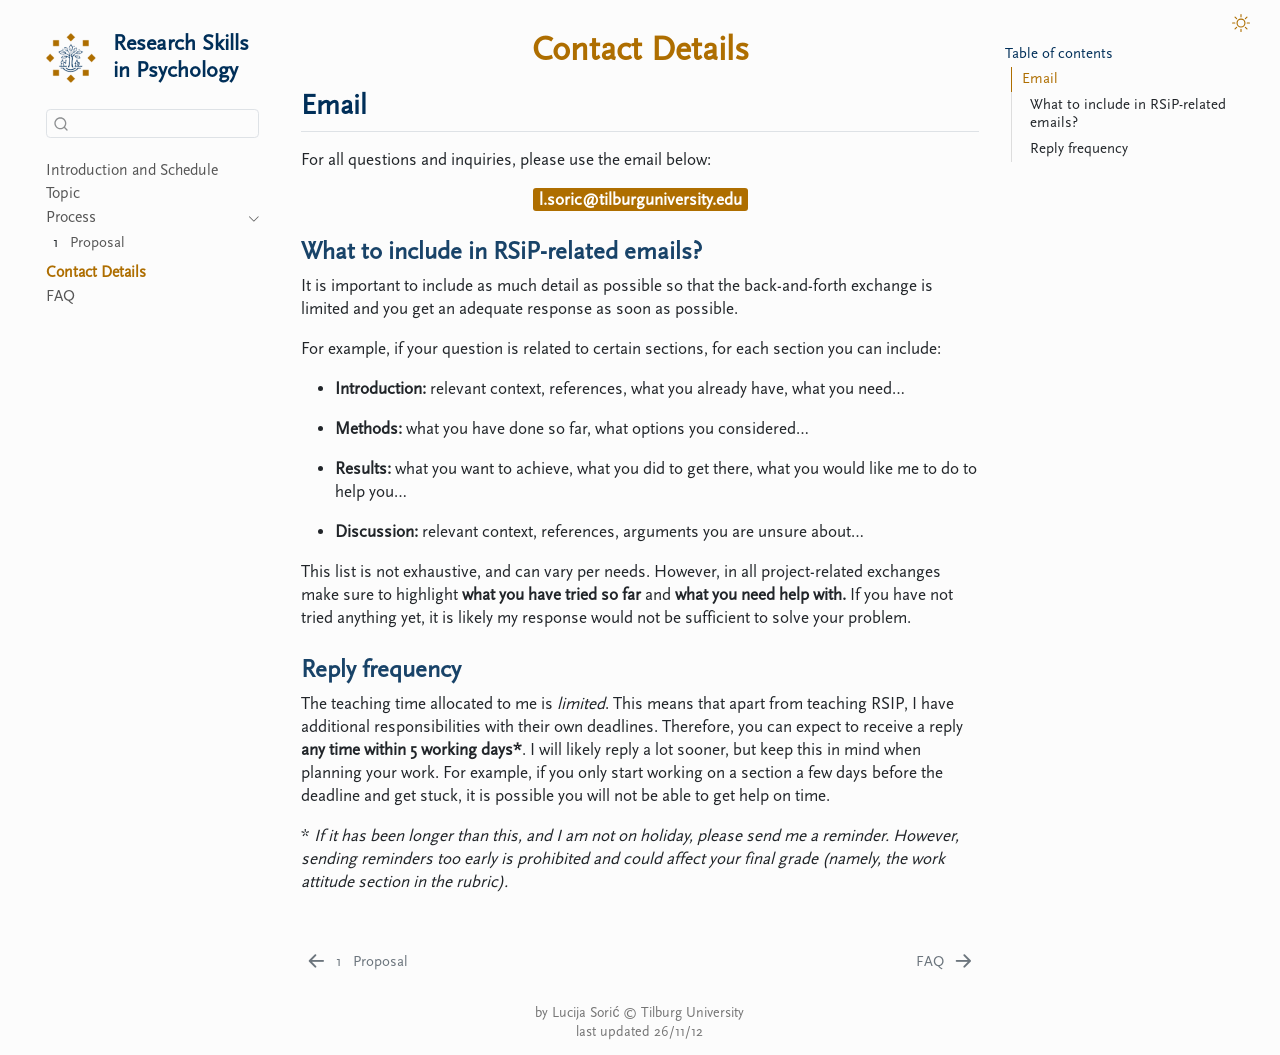
<file: docs/contact.html>
<!DOCTYPE html>
<html xmlns="http://www.w3.org/1999/xhtml" lang="en" xml:lang="en"><head>

<meta charset="utf-8">
<meta name="generator" content="quarto-1.10.18">

<meta name="viewport" content="width=device-width, initial-scale=1.0, user-scalable=yes">


<title>Contact Details – Research Skills in Psychology: A Handbook</title>
<style>
/* Default styles provided by pandoc.
** See https://pandoc.org/MANUAL.html#variables-for-html for config info.
*/
span.smallcaps{font-variant: small-caps;}
div.columns{display: flex; gap: 1.5em;}
div.column{flex: auto;}
@media screen {
div.columns{gap: min(4vw, 1.5em);}
div.column{overflow-x: auto;}
}
div.hanging-indent{margin-left: 1.5em; text-indent: -1.5em;}
ul.task-list{list-style: none;}
ul.task-list li input[type="checkbox"] {
  width: 0.8em;
  margin: 0 0.8em 0.2em -1em; /* quarto-specific, see https://github.com/quarto-dev/quarto-cli/issues/4556 */ 
  vertical-align: middle;
}
</style>


<script src="site_libs/quarto-nav/quarto-nav.js"></script>
<script src="site_libs/quarto-nav/headroom.min.js"></script>
<script src="site_libs/clipboard/clipboard.min.js"></script>
<script src="site_libs/quarto-search/autocomplete.umd.js"></script>
<script src="site_libs/quarto-search/fuse.min.js"></script>
<script src="site_libs/quarto-search/quarto-search.js"></script>
<meta name="quarto:offset" content="./">
<link href="./faq.html" rel="next">
<link href="./proposal.html" rel="prev">
<script src="site_libs/quarto-html/quarto.js" type="module"></script>
<script src="site_libs/quarto-html/tabsets/tabsets.js" type="module"></script>
<script src="site_libs/quarto-html/popper.min.js"></script>
<script src="site_libs/quarto-html/tippy.umd.min.js"></script>
<script src="site_libs/quarto-html/anchor.min.js"></script>
<link href="site_libs/quarto-html/tippy.css" rel="stylesheet">
<link href="site_libs/quarto-html/quarto-syntax-highlighting-64a204ab8560d761af7679ceaba22944.css" rel="stylesheet" class="quarto-color-scheme" id="quarto-text-highlighting-styles">
<link href="site_libs/quarto-html/quarto-syntax-highlighting-dark-b85bc7c33db8c58e0ec93c3465666fed.css" rel="stylesheet" class="quarto-color-scheme quarto-color-alternate" id="quarto-text-highlighting-styles">
<link href="site_libs/quarto-html/quarto-syntax-highlighting-64a204ab8560d761af7679ceaba22944.css" rel="stylesheet" class="quarto-color-scheme-extra" id="quarto-text-highlighting-styles">
<script src="site_libs/bootstrap/bootstrap.min.js"></script>
<link href="site_libs/bootstrap/bootstrap-icons.css" rel="stylesheet">
<link href="site_libs/bootstrap/bootstrap-2df2517c6baeb867221250957de1c799.min.css" rel="stylesheet" append-hash="true" class="quarto-color-scheme" id="quarto-bootstrap" data-mode="light">
<link href="site_libs/bootstrap/bootstrap-dark-de7e3f9a418ff6c4154e866b909a781c.min.css" rel="stylesheet" append-hash="true" class="quarto-color-scheme quarto-color-alternate" id="quarto-bootstrap" data-mode="dark">
<link href="site_libs/bootstrap/bootstrap-2df2517c6baeb867221250957de1c799.min.css" rel="stylesheet" append-hash="true" class="quarto-color-scheme-extra" id="quarto-bootstrap" data-mode="light">
<script id="quarto-search-options" type="application/json">{
  "location": "sidebar",
  "copy-button": false,
  "collapse-after": 3,
  "panel-placement": "start",
  "type": "textbox",
  "limit": 50,
  "keyboard-shortcut": [
    "f",
    "/",
    "s"
  ],
  "show-item-context": false,
  "language": {
    "search-no-results-text": "No results",
    "search-matching-documents-text": "matching documents",
    "search-copy-link-title": "Copy link to search",
    "search-hide-matches-text": "Hide additional matches",
    "search-more-match-text": "more match in this document",
    "search-more-matches-text": "more matches in this document",
    "search-clear-button-title": "Clear",
    "search-text-placeholder": "",
    "search-detached-cancel-button-title": "Cancel",
    "search-submit-button-title": "Submit",
    "search-label": "Search"
  }
}</script>


<link rel="stylesheet" href="timeline/timeline.css">
</head>

<body class="nav-sidebar floating quarto-light"><script id="quarto-html-before-body" type="application/javascript">
    const toggleBodyColorMode = (bsSheetEl) => {
      const mode = bsSheetEl.getAttribute("data-mode");
      const bodyEl = window.document.querySelector("body");
      if (mode === "dark") {
        bodyEl.classList.add("quarto-dark");
        bodyEl.classList.remove("quarto-light");
      } else {
        bodyEl.classList.add("quarto-light");
        bodyEl.classList.remove("quarto-dark");
      }
    }
    const toggleBodyColorPrimary = () => {
      const bsSheetEl = window.document.querySelector("link#quarto-bootstrap:not([rel=disabled-stylesheet])");
      if (bsSheetEl) {
        toggleBodyColorMode(bsSheetEl);
      }
    }
    const setColorSchemeToggle = (alternate) => {
      const toggles = window.document.querySelectorAll('.quarto-color-scheme-toggle');
      for (let i=0; i < toggles.length; i++) {
        const toggle = toggles[i];
        if (toggle) {
          if (alternate) {
            toggle.classList.add("alternate");
          } else {
            toggle.classList.remove("alternate");
          }
        }
      }
    };
    const toggleColorMode = (alternate) => {
      // Switch the stylesheets
      const primaryStylesheets = window.document.querySelectorAll('link.quarto-color-scheme:not(.quarto-color-alternate)');
      const alternateStylesheets = window.document.querySelectorAll('link.quarto-color-scheme.quarto-color-alternate');
      manageTransitions('#quarto-margin-sidebar .nav-link', false);
      if (alternate) {
        // note: dark is layered on light, we don't disable primary!
        enableStylesheet(alternateStylesheets);
        for (const sheetNode of alternateStylesheets) {
          if (sheetNode.id === "quarto-bootstrap") {
            toggleBodyColorMode(sheetNode);
          }
        }
      } else {
        disableStylesheet(alternateStylesheets);
        enableStylesheet(primaryStylesheets)
        toggleBodyColorPrimary();
      }
      manageTransitions('#quarto-margin-sidebar .nav-link', true);
      // Switch the toggles
      setColorSchemeToggle(alternate)
      // Hack to workaround the fact that safari doesn't
      // properly recolor the scrollbar when toggling (#1455)
      if (navigator.userAgent.indexOf('Safari') > 0 && navigator.userAgent.indexOf('Chrome') == -1) {
        manageTransitions("body", false);
        window.scrollTo(0, 1);
        setTimeout(() => {
          window.scrollTo(0, 0);
          manageTransitions("body", true);
        }, 40);
      }
    }
    const disableStylesheet = (stylesheets) => {
      for (let i=0; i < stylesheets.length; i++) {
        const stylesheet = stylesheets[i];
        stylesheet.rel = 'disabled-stylesheet';
      }
    }
    const enableStylesheet = (stylesheets) => {
      for (let i=0; i < stylesheets.length; i++) {
        const stylesheet = stylesheets[i];
        if(stylesheet.rel !== 'stylesheet') { // for Chrome, which will still FOUC without this check
          stylesheet.rel = 'stylesheet';
        }
      }
    }
    const manageTransitions = (selector, allowTransitions) => {
      const els = window.document.querySelectorAll(selector);
      for (let i=0; i < els.length; i++) {
        const el = els[i];
        if (allowTransitions) {
          el.classList.remove('notransition');
        } else {
          el.classList.add('notransition');
        }
      }
    }
    const isFileUrl = () => {
      return window.location.protocol === 'file:';
    }
    const hasAlternateSentinel = () => {
      let styleSentinel = getColorSchemeSentinel();
      if (styleSentinel !== null) {
        return styleSentinel === "alternate";
      } else {
        return false;
      }
    }
    const setStyleSentinel = (alternate) => {
      const value = alternate ? "alternate" : "default";
      if (!isFileUrl()) {
        window.localStorage.setItem("quarto-color-scheme", value);
      } else {
        localAlternateSentinel = value;
      }
    }
    const getColorSchemeSentinel = () => {
      if (!isFileUrl()) {
        const storageValue = window.localStorage.getItem("quarto-color-scheme");
        return storageValue != null ? storageValue : localAlternateSentinel;
      } else {
        return localAlternateSentinel;
      }
    }
    const toggleGiscusIfUsed = (isAlternate, darkModeDefault) => {
      const baseTheme = document.querySelector('#giscus-base-theme')?.value ?? 'light';
      const alternateTheme = document.querySelector('#giscus-alt-theme')?.value ?? 'dark';
      let newTheme = '';
      if(authorPrefersDark) {
        newTheme = isAlternate ? baseTheme : alternateTheme;
      } else {
        newTheme = isAlternate ? alternateTheme : baseTheme;
      }
      const changeGiscusTheme = () => {
        // From: https://github.com/giscus/giscus/issues/336
        const sendMessage = (message) => {
          const iframe = document.querySelector('iframe.giscus-frame');
          if (!iframe) return;
          iframe.contentWindow.postMessage({ giscus: message }, 'https://giscus.app');
        }
        sendMessage({
          setConfig: {
            theme: newTheme
          }
        });
      }
      const isGiscussLoaded = window.document.querySelector('iframe.giscus-frame') !== null;
      if (isGiscussLoaded) {
        changeGiscusTheme();
      }
    };
    const authorPrefersDark = false;
    const darkModeDefault = authorPrefersDark;
      document.querySelector('link#quarto-text-highlighting-styles.quarto-color-scheme-extra').rel = 'disabled-stylesheet';
      document.querySelector('link#quarto-bootstrap.quarto-color-scheme-extra').rel = 'disabled-stylesheet';
    let localAlternateSentinel = darkModeDefault ? 'alternate' : 'default';
    // Dark / light mode switch
    window.quartoToggleColorScheme = () => {
      // Read the current dark / light value
      let toAlternate = !hasAlternateSentinel();
      toggleColorMode(toAlternate);
      setStyleSentinel(toAlternate);
      toggleGiscusIfUsed(toAlternate, darkModeDefault);
      window.dispatchEvent(new Event('resize'));
    };
    // Switch to dark mode if need be
    if (hasAlternateSentinel()) {
      toggleColorMode(true);
    } else {
      toggleColorMode(false);
    }
  </script>

<div id="quarto-search-results"></div>
  <header id="quarto-header" class="headroom fixed-top">
  <nav class="quarto-secondary-nav">
    <div class="container-fluid d-flex">
      <button type="button" class="quarto-btn-toggle btn" data-bs-toggle="collapse" role="button" data-bs-target=".quarto-sidebar-collapse-item" aria-controls="quarto-sidebar" aria-expanded="false" aria-label="Toggle sidebar navigation" onclick="if (window.quartoToggleHeadroom) { window.quartoToggleHeadroom(); }">
        <i class="bi bi-layout-text-sidebar-reverse"></i>
      </button>
        <nav class="quarto-page-breadcrumbs" aria-label="breadcrumb"><ol class="breadcrumb"><li class="breadcrumb-item"><a href="./contact.html">Contact Details</a></li></ol></nav>
        <a class="flex-grow-1" role="navigation" data-bs-toggle="collapse" data-bs-target=".quarto-sidebar-collapse-item" aria-controls="quarto-sidebar" aria-expanded="false" aria-label="Toggle sidebar navigation" onclick="if (window.quartoToggleHeadroom) { window.quartoToggleHeadroom(); }">      
        </a>
      <button type="button" class="btn quarto-search-button" aria-label="Search" onclick="window.quartoOpenSearch();">
        <i class="bi bi-search"></i>
      </button>
    </div>
  </nav>
</header>
<!-- content -->
<div id="quarto-content" class="quarto-container page-columns page-rows-contents page-layout-article">
<!-- sidebar -->
  <nav id="quarto-sidebar" class="sidebar collapse collapse-horizontal quarto-sidebar-collapse-item sidebar-navigation floating overflow-auto">
    <div class="pt-lg-2 mt-2 text-left sidebar-header sidebar-header-stacked">
      <a href="./index.html" class="sidebar-logo-link">
      <img src="./uvt.png" alt="" class="sidebar-logo light-content py-0 d-lg-inline d-none">
      <img src="./uvt.png" alt="" class="sidebar-logo dark-content py-0 d-lg-inline d-none">
      </a>
    <div class="sidebar-title mb-0 py-0">
      <a href="./">Research Skills in Psychology</a> 
        <div class="sidebar-tools-main">
  <a href="" class="quarto-color-scheme-toggle quarto-navigation-tool  px-1" onclick="window.quartoToggleColorScheme(); return false;" title="Toggle dark mode"><i class="bi"></i></a>
</div>
    </div>
      </div>
        <div class="mt-2 flex-shrink-0 align-items-center">
        <div class="sidebar-search">
        <div id="quarto-search" class="" title="Search"></div>
        </div>
        </div>
    <div class="sidebar-menu-container"> 
    <ul class="list-unstyled mt-1">
        <li class="sidebar-item">
  <div class="sidebar-item-container"> 
  <a href="./index.html" class="sidebar-item-text sidebar-link">
 <span class="menu-text">Introduction and Schedule</span></a>
  </div>
</li>
        <li class="sidebar-item">
  <div class="sidebar-item-container"> 
  <a href="./topic.html" class="sidebar-item-text sidebar-link">
 <span class="menu-text">Topic</span></a>
  </div>
</li>
        <li class="sidebar-item sidebar-item-section">
      <div class="sidebar-item-container"> 
            <a class="sidebar-item-text sidebar-link text-start" data-bs-toggle="collapse" data-bs-target="#quarto-sidebar-section-1" role="navigation" aria-expanded="true">
 <span class="menu-text">Process</span></a>
          <a class="sidebar-item-toggle text-start" data-bs-toggle="collapse" data-bs-target="#quarto-sidebar-section-1" role="navigation" aria-expanded="true" aria-label="Toggle section">
            <i class="bi bi-chevron-right ms-2"></i>
          </a> 
      </div>
      <ul id="quarto-sidebar-section-1" class="collapse list-unstyled sidebar-section depth1 show">  
          <li class="sidebar-item">
  <div class="sidebar-item-container"> 
  <a href="./proposal.html" class="sidebar-item-text sidebar-link">
 <span class="menu-text"><span class="chapter-number">1</span>&nbsp; <span class="chapter-title">Proposal</span></span></a>
  </div>
</li>
      </ul>
  </li>
        <li class="sidebar-item">
  <div class="sidebar-item-container"> 
  <a href="./contact.html" class="sidebar-item-text sidebar-link active">
 <span class="menu-text">Contact Details</span></a>
  </div>
</li>
        <li class="sidebar-item">
  <div class="sidebar-item-container"> 
  <a href="./faq.html" class="sidebar-item-text sidebar-link">
 <span class="menu-text">FAQ</span></a>
  </div>
</li>
    </ul>
    </div>
</nav>
<div id="quarto-sidebar-glass" class="quarto-sidebar-collapse-item" data-bs-toggle="collapse" data-bs-target=".quarto-sidebar-collapse-item"></div>
<!-- margin-sidebar -->
    <div id="quarto-margin-sidebar" class="sidebar margin-sidebar">
        <nav id="TOC" role="doc-toc" class="toc-active">
    <h2 id="toc-title">Table of contents</h2>
   
  <ul>
  <li><a href="#email" id="toc-email" class="nav-link active" data-scroll-target="#email">Email</a>
  <ul class="collapse">
  <li><a href="#what-to-include-in-rsip-related-emails" id="toc-what-to-include-in-rsip-related-emails" class="nav-link" data-scroll-target="#what-to-include-in-rsip-related-emails">What to include in RSiP-related emails?</a></li>
  <li><a href="#reply-frequency" id="toc-reply-frequency" class="nav-link" data-scroll-target="#reply-frequency">Reply frequency</a></li>
  </ul></li>
  </ul>
</nav>
    </div>
<!-- main -->
<main class="content" id="quarto-document-content">


<header id="title-block-header" class="quarto-title-block default">
<div class="quarto-title">
<h1 class="title">Contact Details</h1>
</div>



<div class="quarto-title-meta">

    
  
    
  </div>
  


</header>


<section id="email" class="level2">
<h2 class="anchored" data-anchor-id="email">Email</h2>
<p>For all questions and inquiries, please use the email below:</p>
<div style="text-align: center;">
<p><span style="background-color: #ae6e00; color: white; padding: 2px 6px; border-radius: 3px;"><strong>l.soric@tilburguniversity.edu</strong></span></p>
</div>
<section id="what-to-include-in-rsip-related-emails" class="level3">
<h3 class="anchored" data-anchor-id="what-to-include-in-rsip-related-emails">What to include in RSiP-related emails?</h3>
<p>It is important to include as much detail as possible so that the back-and-forth exchange is limited and you get an adequate response as soon as possible.</p>
<p>For example, if your question is related to certain sections, for each section you can include:</p>
<ul>
<li><p><strong>Introduction:</strong> relevant context, references, what you already have, what you need…</p></li>
<li><p><strong>Methods:</strong> what you have done so far, what options you considered…</p></li>
<li><p><strong>Results:</strong> what you want to achieve, what you did to get there, what you would like me to do to help you…</p></li>
<li><p><strong>Discussion:</strong> relevant context, references, arguments you are unsure about…</p></li>
</ul>
<p>This list is not exhaustive, and can vary per needs. However, in all project-related exchanges make sure to highlight <strong>what you have tried so far</strong> and <strong>what you need help with.</strong> If you have not tried anything yet, it is likely my response would not be sufficient to solve your problem.</p>
</section>
<section id="reply-frequency" class="level3">
<h3 class="anchored" data-anchor-id="reply-frequency">Reply frequency</h3>
<p>The teaching time allocated to me is <em>limited</em>. This means that apart from teaching RSIP, I have additional responsibilities with their own deadlines. Therefore, you can expect to receive a reply <strong>any time within 5 working days*</strong>. I will likely reply a lot sooner, but keep this in mind when planning your work. For example, if you only start working on a section a few days before the deadline and get stuck, it is possible you will not be able to get help on time.</p>
<p>* <em>If it has been longer than this, and I am not on holiday, please send me a reminder. However, sending reminders too early is prohibited and could affect your final grade (namely, the work attitude section in the rubric).</em></p>


</section>
</section>

</main> <!-- /main -->
<script>

document.addEventListener("DOMContentLoaded", function () {

  const toggle = document.querySelector(".quarto-color-scheme-toggle");

  const toc = document.querySelector("#toc-title") || document.querySelector("nav#TOC");

  if (toggle && toc) {

    toc.parentNode.insertBefore(toggle, toc);

  }

});

</script>
<script id="quarto-html-after-body" type="application/javascript">
  window.document.addEventListener("DOMContentLoaded", function (event) {
    // Ensure there is a toggle, if there isn't float one in the top right
    if (window.document.querySelector('.quarto-color-scheme-toggle') === null) {
      const a = window.document.createElement('a');
      a.classList.add('top-right');
      a.classList.add('quarto-color-scheme-toggle');
      a.href = "";
      a.onclick = function() { try { window.quartoToggleColorScheme(); } catch {} return false; };
      const i = window.document.createElement("i");
      i.classList.add('bi');
      a.appendChild(i);
      window.document.body.appendChild(a);
    }
    setColorSchemeToggle(hasAlternateSentinel())
    const icon = "";
    const anchorJS = new window.AnchorJS();
    anchorJS.options = {
      placement: 'right',
      icon: icon
    };
    anchorJS.add('.anchored');
    const isCodeAnnotation = (el) => {
      for (const clz of el.classList) {
        if (clz.startsWith('code-annotation-')) {                     
          return true;
        }
      }
      return false;
    }
    const onCopySuccess = function(e) {
      // button target
      const button = e.trigger;
      // don't keep focus
      button.blur();
      // flash "checked"
      button.classList.add('code-copy-button-checked');
      var currentTitle = button.getAttribute("title");
      button.setAttribute("title", "Copied!");
      let tooltip;
      if (window.bootstrap) {
        button.setAttribute("data-bs-toggle", "tooltip");
        button.setAttribute("data-bs-placement", "left");
        button.setAttribute("data-bs-title", "Copied!");
        tooltip = new bootstrap.Tooltip(button, 
          { trigger: "manual", 
            customClass: "code-copy-button-tooltip",
            offset: [0, -8]});
        tooltip.show();    
      }
      setTimeout(function() {
        if (tooltip) {
          tooltip.hide();
          button.removeAttribute("data-bs-title");
          button.removeAttribute("data-bs-toggle");
          button.removeAttribute("data-bs-placement");
        }
        button.setAttribute("title", currentTitle);
        button.classList.remove('code-copy-button-checked');
      }, 1000);
      // clear code selection
      e.clearSelection();
    }
    const getTextToCopy = function(trigger) {
      const outerScaffold = trigger.parentElement.cloneNode(true);
      const codeEl = outerScaffold.querySelector('code');
      for (const childEl of codeEl.children) {
        if (isCodeAnnotation(childEl)) {
          childEl.remove();
        }
      }
      return codeEl.innerText;
    }
    const clipboard = new window.ClipboardJS('.code-copy-button:not([data-in-quarto-modal])', {
      text: getTextToCopy
    });
    clipboard.on('success', onCopySuccess);
    if (window.document.getElementById('quarto-embedded-source-code-modal')) {
      const clipboardModal = new window.ClipboardJS('.code-copy-button[data-in-quarto-modal]', {
        text: getTextToCopy,
        container: window.document.getElementById('quarto-embedded-source-code-modal')
      });
      clipboardModal.on('success', onCopySuccess);
    }
      var localhostRegex = new RegExp(/^(?:http|https):\/\/localhost\:?[0-9]*\//);
      var mailtoRegex = new RegExp(/^mailto:/);
        var filterRegex = new RegExp('/' + window.location.host + '/');
      var isInternal = (href) => {
          return filterRegex.test(href) || localhostRegex.test(href) || mailtoRegex.test(href);
      }
      // Inspect non-navigation links and adorn them if external
     var links = window.document.querySelectorAll('a[href]:not(.nav-link):not(.navbar-brand):not(.toc-action):not(.sidebar-link):not(.sidebar-item-toggle):not(.pagination-link):not(.no-external):not([aria-hidden]):not(.dropdown-item):not(.quarto-navigation-tool):not(.about-link)');
      for (var i=0; i<links.length; i++) {
        const link = links[i];
        if (!isInternal(link.href)) {
          // undo the damage that might have been done by quarto-nav.js in the case of
          // links that we want to consider external
          if (link.dataset.originalHref !== undefined) {
            link.href = link.dataset.originalHref;
          }
        }
      }
    function tippyHover(el, contentFn, onTriggerFn, onUntriggerFn) {
      const config = {
        allowHTML: true,
        maxWidth: 500,
        delay: 100,
        arrow: false,
        appendTo: function(el) {
            return el.parentElement;
        },
        interactive: true,
        interactiveBorder: 10,
        theme: 'quarto',
        placement: 'bottom-start',
      };
      if (contentFn) {
        config.content = contentFn;
      }
      if (onTriggerFn) {
        config.onTrigger = onTriggerFn;
      }
      if (onUntriggerFn) {
        config.onUntrigger = onUntriggerFn;
      }
      window.tippy(el, config); 
    }
    const noterefs = window.document.querySelectorAll('a[role="doc-noteref"]');
    for (var i=0; i<noterefs.length; i++) {
      const ref = noterefs[i];
      tippyHover(ref, function() {
        // use id or data attribute instead here
        let href = ref.getAttribute('data-footnote-href') || ref.getAttribute('href');
        try { href = new URL(href).hash; } catch {}
        const id = href.replace(/^#\/?/, "");
        const note = window.document.getElementById(id);
        if (note) {
          return note.innerHTML;
        } else {
          return "";
        }
      });
    }
    const xrefs = window.document.querySelectorAll('a.quarto-xref');
    const processXRef = (id, note) => {
      // Strip column container classes
      const stripColumnClz = (el) => {
        el.classList.remove("page-full", "page-columns");
        if (el.children) {
          for (const child of el.children) {
            stripColumnClz(child);
          }
        }
      }
      stripColumnClz(note)
      if (id === null || id.startsWith('sec-')) {
        // Special case sections, only their first couple elements
        const container = document.createElement("div");
        if (note.children && note.children.length > 2) {
          container.appendChild(note.children[0].cloneNode(true));
          for (let i = 1; i < note.children.length; i++) {
            const child = note.children[i];
            if (child.tagName === "P" && child.innerText === "") {
              continue;
            } else {
              container.appendChild(child.cloneNode(true));
              break;
            }
          }
          if (window.Quarto?.typesetMath) {
            window.Quarto.typesetMath(container);
          }
          return container.innerHTML
        } else {
          if (window.Quarto?.typesetMath) {
            window.Quarto.typesetMath(note);
          }
          return note.innerHTML;
        }
      } else {
        // Remove any anchor links if they are present
        const anchorLink = note.querySelector('a.anchorjs-link');
        if (anchorLink) {
          anchorLink.remove();
        }
        if (window.Quarto?.typesetMath) {
          window.Quarto.typesetMath(note);
        }
        if (note.classList.contains("callout")) {
          return note.outerHTML;
        } else {
          return note.innerHTML;
        }
      }
    }
    for (var i=0; i<xrefs.length; i++) {
      const xref = xrefs[i];
      tippyHover(xref, undefined, function(instance) {
        instance.disable();
        let url = xref.getAttribute('href');
        let hash = undefined; 
        if (url.startsWith('#')) {
          hash = url;
        } else {
          try { hash = new URL(url).hash; } catch {}
        }
        if (hash) {
          const id = hash.replace(/^#\/?/, "");
          const note = window.document.getElementById(id);
          if (note !== null) {
            try {
              const html = processXRef(id, note.cloneNode(true));
              instance.setContent(html);
            } finally {
              instance.enable();
              instance.show();
            }
          } else {
            // See if we can fetch this
            fetch(url.split('#')[0])
            .then(res => res.text())
            .then(html => {
              const parser = new DOMParser();
              const htmlDoc = parser.parseFromString(html, "text/html");
              const note = htmlDoc.getElementById(id);
              if (note !== null) {
                const html = processXRef(id, note);
                instance.setContent(html);
              } 
            }).finally(() => {
              instance.enable();
              instance.show();
            });
          }
        } else {
          // See if we can fetch a full url (with no hash to target)
          // This is a special case and we should probably do some content thinning / targeting
          fetch(url)
          .then(res => res.text())
          .then(html => {
            const parser = new DOMParser();
            const htmlDoc = parser.parseFromString(html, "text/html");
            const note = htmlDoc.querySelector('main.content');
            if (note !== null) {
              // This should only happen for chapter cross references
              // (since there is no id in the URL)
              // remove the first header
              if (note.children.length > 0 && note.children[0].tagName === "HEADER") {
                note.children[0].remove();
              }
              const html = processXRef(null, note);
              instance.setContent(html);
            } 
          }).finally(() => {
            instance.enable();
            instance.show();
          });
        }
      }, function(instance) {
      });
    }
        let selectedAnnoteEl;
        const selectorForAnnotation = ( cell, annotation) => {
          let cellAttr = 'data-code-cell="' + cell + '"';
          let lineAttr = 'data-code-annotation="' +  annotation + '"';
          const selector = 'span[' + cellAttr + '][' + lineAttr + ']';
          return selector;
        }
        const selectCodeLines = (annoteEl) => {
          const doc = window.document;
          const targetCell = annoteEl.getAttribute("data-target-cell");
          const targetAnnotation = annoteEl.getAttribute("data-target-annotation");
          const annoteSpan = window.document.querySelector(selectorForAnnotation(targetCell, targetAnnotation));
          const lines = annoteSpan.getAttribute("data-code-lines").split(",");
          const lineIds = lines.map((line) => {
            return targetCell + "-" + line;
          })
          let top = null;
          let height = null;
          let parent = null;
          if (lineIds.length > 0) {
              //compute the position of the single el (top and bottom and make a div)
              const el = window.document.getElementById(lineIds[0]);
              top = el.offsetTop;
              height = el.offsetHeight;
              parent = el.parentElement.parentElement;
            if (lineIds.length > 1) {
              const lastEl = window.document.getElementById(lineIds[lineIds.length - 1]);
              const bottom = lastEl.offsetTop + lastEl.offsetHeight;
              height = bottom - top;
            }
            if (top !== null && height !== null && parent !== null) {
              // cook up a div (if necessary) and position it 
              let div = window.document.getElementById("code-annotation-line-highlight");
              if (div === null) {
                div = window.document.createElement("div");
                div.setAttribute("id", "code-annotation-line-highlight");
                div.style.position = 'absolute';
                parent.appendChild(div);
              }
              div.style.top = top - 2 + "px";
              div.style.height = height + 4 + "px";
              div.style.left = 0;
              let gutterDiv = window.document.getElementById("code-annotation-line-highlight-gutter");
              if (gutterDiv === null) {
                gutterDiv = window.document.createElement("div");
                gutterDiv.setAttribute("id", "code-annotation-line-highlight-gutter");
                gutterDiv.style.position = 'absolute';
                const codeCell = window.document.getElementById(targetCell);
                const gutter = codeCell.querySelector('.code-annotation-gutter');
                gutter.appendChild(gutterDiv);
              }
              gutterDiv.style.top = top - 2 + "px";
              gutterDiv.style.height = height + 4 + "px";
            }
            selectedAnnoteEl = annoteEl;
          }
        };
        const unselectCodeLines = () => {
          const elementsIds = ["code-annotation-line-highlight", "code-annotation-line-highlight-gutter"];
          elementsIds.forEach((elId) => {
            const div = window.document.getElementById(elId);
            if (div) {
              div.remove();
            }
          });
          selectedAnnoteEl = undefined;
        };
          // Handle positioning of the toggle
      window.addEventListener(
        "resize",
        throttle(() => {
          elRect = undefined;
          if (selectedAnnoteEl) {
            selectCodeLines(selectedAnnoteEl);
          }
        }, 10)
      );
      function throttle(fn, ms) {
      let throttle = false;
      let timer;
        return (...args) => {
          if(!throttle) { // first call gets through
              fn.apply(this, args);
              throttle = true;
          } else { // all the others get throttled
              if(timer) clearTimeout(timer); // cancel #2
              timer = setTimeout(() => {
                fn.apply(this, args);
                timer = throttle = false;
              }, ms);
          }
        };
      }
        // Attach click handler to the DT
        const annoteDls = window.document.querySelectorAll('dt[data-target-cell]');
        for (const annoteDlNode of annoteDls) {
          annoteDlNode.addEventListener('click', (event) => {
            const clickedEl = event.target;
            if (clickedEl !== selectedAnnoteEl) {
              unselectCodeLines();
              const activeEl = window.document.querySelector('dt[data-target-cell].code-annotation-active');
              if (activeEl) {
                activeEl.classList.remove('code-annotation-active');
              }
              selectCodeLines(clickedEl);
              clickedEl.classList.add('code-annotation-active');
            } else {
              // Unselect the line
              unselectCodeLines();
              clickedEl.classList.remove('code-annotation-active');
            }
          });
        }
    const findCites = (el) => {
      const parentEl = el.parentElement;
      if (parentEl) {
        const cites = parentEl.dataset.cites;
        if (cites) {
          return {
            el,
            cites: cites.split(' ')
          };
        } else {
          return findCites(el.parentElement)
        }
      } else {
        return undefined;
      }
    };
    var bibliorefs = window.document.querySelectorAll('a[role="doc-biblioref"]');
    for (var i=0; i<bibliorefs.length; i++) {
      const ref = bibliorefs[i];
      const citeInfo = findCites(ref);
      if (citeInfo) {
        tippyHover(citeInfo.el, function() {
          var popup = window.document.createElement('div');
          citeInfo.cites.forEach(function(cite) {
            var citeDiv = window.document.createElement('div');
            citeDiv.classList.add('hanging-indent');
            citeDiv.classList.add('csl-entry');
            var biblioDiv = window.document.getElementById('ref-' + cite);
            if (biblioDiv) {
              citeDiv.innerHTML = biblioDiv.innerHTML;
            }
            popup.appendChild(citeDiv);
          });
          return popup.innerHTML;
        });
      }
    }
  });
  </script>
<nav class="page-navigation">
  <div class="nav-page nav-page-previous">
      <a href="./proposal.html" class="pagination-link" aria-label="Proposal">
        <i class="bi bi-arrow-left-short"></i> <span class="nav-page-text"><span class="chapter-number">1</span>&nbsp; <span class="chapter-title">Proposal</span></span>
      </a>          
  </div>
  <div class="nav-page nav-page-next">
      <a href="./faq.html" class="pagination-link" aria-label="FAQ">
        <span class="nav-page-text">FAQ</span> <i class="bi bi-arrow-right-short"></i>
      </a>
  </div>
</nav>
</div> <!-- /content -->
<footer class="footer">
  <div class="nav-footer">
    <div class="nav-footer-left">
      &nbsp;
    </div>   
    <div class="nav-footer-center">
<p>by Lucija Sorić © Tilburg University<br>last updated 26/11/12</p>
</div>
    <div class="nav-footer-right">
      &nbsp;
    </div>
  </div>
</footer>




</body></html>
</file>
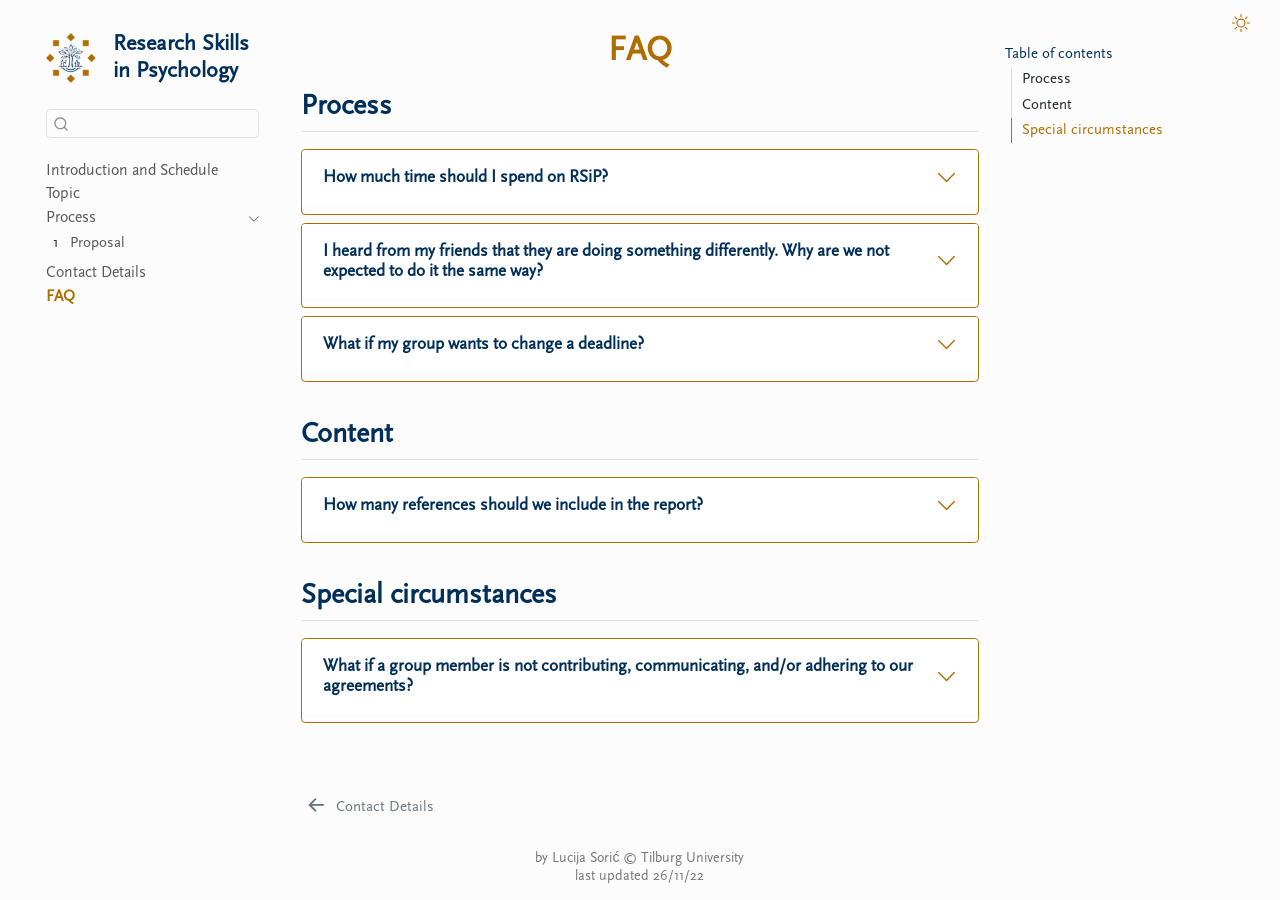
<file: docs/faq.html>
<!DOCTYPE html>
<html xmlns="http://www.w3.org/1999/xhtml" lang="en" xml:lang="en"><head>

<meta charset="utf-8">
<meta name="generator" content="quarto-1.10.18">

<meta name="viewport" content="width=device-width, initial-scale=1.0, user-scalable=yes">


<title>FAQ – Research Skills in Psychology: A Handbook</title>
<style>
/* Default styles provided by pandoc.
** See https://pandoc.org/MANUAL.html#variables-for-html for config info.
*/
span.smallcaps{font-variant: small-caps;}
div.columns{display: flex; gap: 1.5em;}
div.column{flex: auto;}
@media screen {
div.columns{gap: min(4vw, 1.5em);}
div.column{overflow-x: auto;}
}
div.hanging-indent{margin-left: 1.5em; text-indent: -1.5em;}
ul.task-list{list-style: none;}
ul.task-list li input[type="checkbox"] {
  width: 0.8em;
  margin: 0 0.8em 0.2em -1em; /* quarto-specific, see https://github.com/quarto-dev/quarto-cli/issues/4556 */ 
  vertical-align: middle;
}
</style>


<script src="site_libs/quarto-nav/quarto-nav.js"></script>
<script src="site_libs/quarto-nav/headroom.min.js"></script>
<script src="site_libs/clipboard/clipboard.min.js"></script>
<script src="site_libs/quarto-search/autocomplete.umd.js"></script>
<script src="site_libs/quarto-search/fuse.min.js"></script>
<script src="site_libs/quarto-search/quarto-search.js"></script>
<meta name="quarto:offset" content="./">
<link href="./contact.html" rel="prev">
<script src="site_libs/quarto-html/quarto.js" type="module"></script>
<script src="site_libs/quarto-html/tabsets/tabsets.js" type="module"></script>
<script src="site_libs/quarto-html/popper.min.js"></script>
<script src="site_libs/quarto-html/tippy.umd.min.js"></script>
<script src="site_libs/quarto-html/anchor.min.js"></script>
<link href="site_libs/quarto-html/tippy.css" rel="stylesheet">
<link href="site_libs/quarto-html/quarto-syntax-highlighting-64a204ab8560d761af7679ceaba22944.css" rel="stylesheet" class="quarto-color-scheme" id="quarto-text-highlighting-styles">
<link href="site_libs/quarto-html/quarto-syntax-highlighting-dark-b85bc7c33db8c58e0ec93c3465666fed.css" rel="stylesheet" class="quarto-color-scheme quarto-color-alternate" id="quarto-text-highlighting-styles">
<link href="site_libs/quarto-html/quarto-syntax-highlighting-64a204ab8560d761af7679ceaba22944.css" rel="stylesheet" class="quarto-color-scheme-extra" id="quarto-text-highlighting-styles">
<script src="site_libs/bootstrap/bootstrap.min.js"></script>
<link href="site_libs/bootstrap/bootstrap-icons.css" rel="stylesheet">
<link href="site_libs/bootstrap/bootstrap-2df2517c6baeb867221250957de1c799.min.css" rel="stylesheet" append-hash="true" class="quarto-color-scheme" id="quarto-bootstrap" data-mode="light">
<link href="site_libs/bootstrap/bootstrap-dark-de7e3f9a418ff6c4154e866b909a781c.min.css" rel="stylesheet" append-hash="true" class="quarto-color-scheme quarto-color-alternate" id="quarto-bootstrap" data-mode="dark">
<link href="site_libs/bootstrap/bootstrap-2df2517c6baeb867221250957de1c799.min.css" rel="stylesheet" append-hash="true" class="quarto-color-scheme-extra" id="quarto-bootstrap" data-mode="light">
<script id="quarto-search-options" type="application/json">{
  "location": "sidebar",
  "copy-button": false,
  "collapse-after": 3,
  "panel-placement": "start",
  "type": "textbox",
  "limit": 50,
  "keyboard-shortcut": [
    "f",
    "/",
    "s"
  ],
  "show-item-context": false,
  "language": {
    "search-no-results-text": "No results",
    "search-matching-documents-text": "matching documents",
    "search-copy-link-title": "Copy link to search",
    "search-hide-matches-text": "Hide additional matches",
    "search-more-match-text": "more match in this document",
    "search-more-matches-text": "more matches in this document",
    "search-clear-button-title": "Clear",
    "search-text-placeholder": "",
    "search-detached-cancel-button-title": "Cancel",
    "search-submit-button-title": "Submit",
    "search-label": "Search"
  }
}</script>


<link rel="stylesheet" href="timeline/timeline.css">
</head>

<body class="nav-sidebar floating quarto-light"><script id="quarto-html-before-body" type="application/javascript">
    const toggleBodyColorMode = (bsSheetEl) => {
      const mode = bsSheetEl.getAttribute("data-mode");
      const bodyEl = window.document.querySelector("body");
      if (mode === "dark") {
        bodyEl.classList.add("quarto-dark");
        bodyEl.classList.remove("quarto-light");
      } else {
        bodyEl.classList.add("quarto-light");
        bodyEl.classList.remove("quarto-dark");
      }
    }
    const toggleBodyColorPrimary = () => {
      const bsSheetEl = window.document.querySelector("link#quarto-bootstrap:not([rel=disabled-stylesheet])");
      if (bsSheetEl) {
        toggleBodyColorMode(bsSheetEl);
      }
    }
    const setColorSchemeToggle = (alternate) => {
      const toggles = window.document.querySelectorAll('.quarto-color-scheme-toggle');
      for (let i=0; i < toggles.length; i++) {
        const toggle = toggles[i];
        if (toggle) {
          if (alternate) {
            toggle.classList.add("alternate");
          } else {
            toggle.classList.remove("alternate");
          }
        }
      }
    };
    const toggleColorMode = (alternate) => {
      // Switch the stylesheets
      const primaryStylesheets = window.document.querySelectorAll('link.quarto-color-scheme:not(.quarto-color-alternate)');
      const alternateStylesheets = window.document.querySelectorAll('link.quarto-color-scheme.quarto-color-alternate');
      manageTransitions('#quarto-margin-sidebar .nav-link', false);
      if (alternate) {
        // note: dark is layered on light, we don't disable primary!
        enableStylesheet(alternateStylesheets);
        for (const sheetNode of alternateStylesheets) {
          if (sheetNode.id === "quarto-bootstrap") {
            toggleBodyColorMode(sheetNode);
          }
        }
      } else {
        disableStylesheet(alternateStylesheets);
        enableStylesheet(primaryStylesheets)
        toggleBodyColorPrimary();
      }
      manageTransitions('#quarto-margin-sidebar .nav-link', true);
      // Switch the toggles
      setColorSchemeToggle(alternate)
      // Hack to workaround the fact that safari doesn't
      // properly recolor the scrollbar when toggling (#1455)
      if (navigator.userAgent.indexOf('Safari') > 0 && navigator.userAgent.indexOf('Chrome') == -1) {
        manageTransitions("body", false);
        window.scrollTo(0, 1);
        setTimeout(() => {
          window.scrollTo(0, 0);
          manageTransitions("body", true);
        }, 40);
      }
    }
    const disableStylesheet = (stylesheets) => {
      for (let i=0; i < stylesheets.length; i++) {
        const stylesheet = stylesheets[i];
        stylesheet.rel = 'disabled-stylesheet';
      }
    }
    const enableStylesheet = (stylesheets) => {
      for (let i=0; i < stylesheets.length; i++) {
        const stylesheet = stylesheets[i];
        if(stylesheet.rel !== 'stylesheet') { // for Chrome, which will still FOUC without this check
          stylesheet.rel = 'stylesheet';
        }
      }
    }
    const manageTransitions = (selector, allowTransitions) => {
      const els = window.document.querySelectorAll(selector);
      for (let i=0; i < els.length; i++) {
        const el = els[i];
        if (allowTransitions) {
          el.classList.remove('notransition');
        } else {
          el.classList.add('notransition');
        }
      }
    }
    const isFileUrl = () => {
      return window.location.protocol === 'file:';
    }
    const hasAlternateSentinel = () => {
      let styleSentinel = getColorSchemeSentinel();
      if (styleSentinel !== null) {
        return styleSentinel === "alternate";
      } else {
        return false;
      }
    }
    const setStyleSentinel = (alternate) => {
      const value = alternate ? "alternate" : "default";
      if (!isFileUrl()) {
        window.localStorage.setItem("quarto-color-scheme", value);
      } else {
        localAlternateSentinel = value;
      }
    }
    const getColorSchemeSentinel = () => {
      if (!isFileUrl()) {
        const storageValue = window.localStorage.getItem("quarto-color-scheme");
        return storageValue != null ? storageValue : localAlternateSentinel;
      } else {
        return localAlternateSentinel;
      }
    }
    const toggleGiscusIfUsed = (isAlternate, darkModeDefault) => {
      const baseTheme = document.querySelector('#giscus-base-theme')?.value ?? 'light';
      const alternateTheme = document.querySelector('#giscus-alt-theme')?.value ?? 'dark';
      let newTheme = '';
      if(authorPrefersDark) {
        newTheme = isAlternate ? baseTheme : alternateTheme;
      } else {
        newTheme = isAlternate ? alternateTheme : baseTheme;
      }
      const changeGiscusTheme = () => {
        // From: https://github.com/giscus/giscus/issues/336
        const sendMessage = (message) => {
          const iframe = document.querySelector('iframe.giscus-frame');
          if (!iframe) return;
          iframe.contentWindow.postMessage({ giscus: message }, 'https://giscus.app');
        }
        sendMessage({
          setConfig: {
            theme: newTheme
          }
        });
      }
      const isGiscussLoaded = window.document.querySelector('iframe.giscus-frame') !== null;
      if (isGiscussLoaded) {
        changeGiscusTheme();
      }
    };
    const authorPrefersDark = false;
    const darkModeDefault = authorPrefersDark;
      document.querySelector('link#quarto-text-highlighting-styles.quarto-color-scheme-extra').rel = 'disabled-stylesheet';
      document.querySelector('link#quarto-bootstrap.quarto-color-scheme-extra').rel = 'disabled-stylesheet';
    let localAlternateSentinel = darkModeDefault ? 'alternate' : 'default';
    // Dark / light mode switch
    window.quartoToggleColorScheme = () => {
      // Read the current dark / light value
      let toAlternate = !hasAlternateSentinel();
      toggleColorMode(toAlternate);
      setStyleSentinel(toAlternate);
      toggleGiscusIfUsed(toAlternate, darkModeDefault);
      window.dispatchEvent(new Event('resize'));
    };
    // Switch to dark mode if need be
    if (hasAlternateSentinel()) {
      toggleColorMode(true);
    } else {
      toggleColorMode(false);
    }
  </script>

<div id="quarto-search-results"></div>
  <header id="quarto-header" class="headroom fixed-top">
  <nav class="quarto-secondary-nav">
    <div class="container-fluid d-flex">
      <button type="button" class="quarto-btn-toggle btn" data-bs-toggle="collapse" role="button" data-bs-target=".quarto-sidebar-collapse-item" aria-controls="quarto-sidebar" aria-expanded="false" aria-label="Toggle sidebar navigation" onclick="if (window.quartoToggleHeadroom) { window.quartoToggleHeadroom(); }">
        <i class="bi bi-layout-text-sidebar-reverse"></i>
      </button>
        <nav class="quarto-page-breadcrumbs" aria-label="breadcrumb"><ol class="breadcrumb"><li class="breadcrumb-item"><a href="./faq.html">FAQ</a></li></ol></nav>
        <a class="flex-grow-1" role="navigation" data-bs-toggle="collapse" data-bs-target=".quarto-sidebar-collapse-item" aria-controls="quarto-sidebar" aria-expanded="false" aria-label="Toggle sidebar navigation" onclick="if (window.quartoToggleHeadroom) { window.quartoToggleHeadroom(); }">      
        </a>
      <button type="button" class="btn quarto-search-button" aria-label="Search" onclick="window.quartoOpenSearch();">
        <i class="bi bi-search"></i>
      </button>
    </div>
  </nav>
</header>
<!-- content -->
<div id="quarto-content" class="quarto-container page-columns page-rows-contents page-layout-article">
<!-- sidebar -->
  <nav id="quarto-sidebar" class="sidebar collapse collapse-horizontal quarto-sidebar-collapse-item sidebar-navigation floating overflow-auto">
    <div class="pt-lg-2 mt-2 text-left sidebar-header sidebar-header-stacked">
      <a href="./index.html" class="sidebar-logo-link">
      <img src="./uvt.png" alt="" class="sidebar-logo light-content py-0 d-lg-inline d-none">
      <img src="./uvt.png" alt="" class="sidebar-logo dark-content py-0 d-lg-inline d-none">
      </a>
    <div class="sidebar-title mb-0 py-0">
      <a href="./">Research Skills in Psychology</a> 
        <div class="sidebar-tools-main">
  <a href="" class="quarto-color-scheme-toggle quarto-navigation-tool  px-1" onclick="window.quartoToggleColorScheme(); return false;" title="Toggle dark mode"><i class="bi"></i></a>
</div>
    </div>
      </div>
        <div class="mt-2 flex-shrink-0 align-items-center">
        <div class="sidebar-search">
        <div id="quarto-search" class="" title="Search"></div>
        </div>
        </div>
    <div class="sidebar-menu-container"> 
    <ul class="list-unstyled mt-1">
        <li class="sidebar-item">
  <div class="sidebar-item-container"> 
  <a href="./index.html" class="sidebar-item-text sidebar-link">
 <span class="menu-text">Introduction and Schedule</span></a>
  </div>
</li>
        <li class="sidebar-item">
  <div class="sidebar-item-container"> 
  <a href="./topic.html" class="sidebar-item-text sidebar-link">
 <span class="menu-text">Topic</span></a>
  </div>
</li>
        <li class="sidebar-item sidebar-item-section">
      <div class="sidebar-item-container"> 
            <a class="sidebar-item-text sidebar-link text-start" data-bs-toggle="collapse" data-bs-target="#quarto-sidebar-section-1" role="navigation" aria-expanded="true">
 <span class="menu-text">Process</span></a>
          <a class="sidebar-item-toggle text-start" data-bs-toggle="collapse" data-bs-target="#quarto-sidebar-section-1" role="navigation" aria-expanded="true" aria-label="Toggle section">
            <i class="bi bi-chevron-right ms-2"></i>
          </a> 
      </div>
      <ul id="quarto-sidebar-section-1" class="collapse list-unstyled sidebar-section depth1 show">  
          <li class="sidebar-item">
  <div class="sidebar-item-container"> 
  <a href="./proposal.html" class="sidebar-item-text sidebar-link">
 <span class="menu-text"><span class="chapter-number">1</span>&nbsp; <span class="chapter-title">Proposal</span></span></a>
  </div>
</li>
      </ul>
  </li>
        <li class="sidebar-item">
  <div class="sidebar-item-container"> 
  <a href="./contact.html" class="sidebar-item-text sidebar-link">
 <span class="menu-text">Contact Details</span></a>
  </div>
</li>
        <li class="sidebar-item">
  <div class="sidebar-item-container"> 
  <a href="./faq.html" class="sidebar-item-text sidebar-link active">
 <span class="menu-text">FAQ</span></a>
  </div>
</li>
    </ul>
    </div>
</nav>
<div id="quarto-sidebar-glass" class="quarto-sidebar-collapse-item" data-bs-toggle="collapse" data-bs-target=".quarto-sidebar-collapse-item"></div>
<!-- margin-sidebar -->
    <div id="quarto-margin-sidebar" class="sidebar margin-sidebar">
        <nav id="TOC" role="doc-toc" class="toc-active">
    <h2 id="toc-title">Table of contents</h2>
   
  <ul>
  <li><a href="#process" id="toc-process" class="nav-link active" data-scroll-target="#process">Process</a></li>
  <li><a href="#content" id="toc-content" class="nav-link" data-scroll-target="#content">Content</a></li>
  <li><a href="#special-circumstances" id="toc-special-circumstances" class="nav-link" data-scroll-target="#special-circumstances">Special circumstances</a></li>
  </ul>
</nav>
    </div>
<!-- main -->
<main class="content" id="quarto-document-content">


<header id="title-block-header" class="quarto-title-block default">
<div class="quarto-title">
<h1 class="title">FAQ</h1>
</div>



<div class="quarto-title-meta">

    
  
    
  </div>
  


</header>


<section id="process" class="level2">
<h2 class="anchored" data-anchor-id="process">Process</h2>
<div class="accordion" id="accordionProcess"><div class="accordion-item"><h2 class="accordion-header anchored" id="processHeading1"><button class="accordion-button collapsed" type="button" data-bs-toggle="collapse" data-bs-target="#processCollapse1" aria-expanded="false" aria-controls="processCollapse1">How much time should I spend on RSiP?</button></h2><div id="processCollapse1" class="accordion-collapse collapse" aria-labelledby="processHeading1" data-bs-parent="#accordionProcess"><div class="accordion-body"> The Research Skills in Psychology course in this program is worth 5 ECTS. This is equivalent to 140 hours of work for each student. It is very likely that you will need less time, since multiple students will be working on the same parts. At the same time, it is also likely that you will have weeks where you are spending less time on the project (e.g., during exam weeks, while waiting for feedback, etc.) and weeks where you are spending more time (e.g., right before a deadline). Therefore, it is important to be mindful of everyone's schedule in order to successfully complete this project. </div></div></div><div class="accordion-item">     <h2 class="accordion-header anchored" id="processHeading2">       <button class="accordion-button collapsed" type="button" data-bs-toggle="collapse" data-bs-target="#processCollapse2" aria-expanded="false" aria-controls="processCollapse2">         I heard from my friends that they are doing something differently. Why are we not expected to do it the same way?       </button>     </h2>     <div id="processCollapse2" class="accordion-collapse collapse" aria-labelledby="processHeading2" data-bs-parent="#accordionProcess">       <div class="accordion-body">         A RSiP project, and generally any scientific project, does not have one way of being done. There are many valid, acceptable, and evidence-supported approaches that can be taken depending on both needs of the project and the supervisor's preferred way of working. If you believe something can be done better, I am very happy to learn about your idea and potentially integrate it!      </div>     </div>   </div>     <div class="accordion-item">     <h2 class="accordion-header anchored" id="processHeading3">       <button class="accordion-button collapsed" type="button" data-bs-toggle="collapse" data-bs-target="#processCollapse3" aria-expanded="false" aria-controls="processCollapse3"> What if my group wants to change a deadline? </button>     </h2>     <div id="processCollapse3" class="accordion-collapse collapse" aria-labelledby="processHeading3" data-bs-parent="#accordionProcess">       <div class="accordion-body"> Some deadlines in the course are strict and unchangeable, since they are given by the course coordinator and not the supervisor. The other deadlines are dependent on agreement with supervisor. If your group collectively agrees on moving a date of a deadline, you can contact me with proposed alternatives. However, moving a deadline likely means we have to move a meeting, since they are structured around the completed work. <div>
    For that reason, please also include at least <b>two</b> separate dates and a time span of 3 hours per date (e.g., February 1 between 12:00 and 15:00) on which the group is available to have the meeting. </div>     </div>   </div> </div>
</div></section>
<section id="content" class="level2">
<h2 class="anchored" data-anchor-id="content">Content</h2>
<div class="accordion" id="accordionContent">   <div class="accordion-item">     <h2 class="accordion-header anchored" id="contentHeading1">       <button class="accordion-button collapsed" type="button" data-bs-toggle="collapse" data-bs-target="#contentCollapse1" aria-expanded="false" aria-controls="contentCollapse1">         How many references should we include in the report?       </button>     </h2>     <div id="contentCollapse1" class="accordion-collapse collapse" aria-labelledby="contentHeading1" data-bs-parent="#accordionContent">       <div class="accordion-body">         This is a very common question, and it is one that (unfortunately for you) does not have an answer. I have read theses that included anywhere from 25 to 100+. The number of references does <b>not</b> provide any indication for the quality of the written work. However, lack of references can lead to plagiarism, unsupported claims, weak arguments, and worse final evaluation. Therefore, always remember to provide references for <b>all</b> of the claims/arguments you make, even if it is something you consider general knowledge.       </div>     </div>   </div> </div>
</section>
<section id="special-circumstances" class="level2">
<h2 class="anchored" data-anchor-id="special-circumstances">Special circumstances</h2>
<div class="accordion" id="accordionSpecial">   <div class="accordion-item">     <h2 class="accordion-header anchored" id="specialHeading1">       <button class="accordion-button collapsed" type="button" data-bs-toggle="collapse" data-bs-target="#specialCollapse1" aria-expanded="false" aria-controls="specialCollapse1">         What if a group member is not  contributing,
communicating, and/or adhering to our agreements?   </button>     </h2>     <div id="specialCollapse1" class="accordion-collapse collapse" aria-labelledby="specialHeading1" data-bs-parent="#accordionSpecial">       <div class="accordion-body"> As you know, RSiP is a group project and you are (mostly) being graded as a group. Grading is based on the assumption that the group worked together, showcasing a joint effort of 4-6 people. <div>
If a member is clearly not contributing, it is important to <b> contact me </b> as soon as possible. The sooner you do so, the sooner the problem will be solved.<div>
The problems will be solved according to the step-by-step plan outlined in the syllabus. In short, if you notice someone is not contributing, the first order of business is to hold a group discussion with the member. After that, you should inform me about the situation and agreements you reached.
<div>
If the situation persists, we will organize a meeting in which I will be present to discuss this further and agree on next steps. Finally, if no improvement is noticed after that, the student may be excluded from the course.
</div>     </div>   </div> </div>


</div></div></div></section>

</main> <!-- /main -->
<script>

document.addEventListener("DOMContentLoaded", function () {

  const toggle = document.querySelector(".quarto-color-scheme-toggle");

  const toc = document.querySelector("#toc-title") || document.querySelector("nav#TOC");

  if (toggle && toc) {

    toc.parentNode.insertBefore(toggle, toc);

  }

});

</script>
<script id="quarto-html-after-body" type="application/javascript">
  window.document.addEventListener("DOMContentLoaded", function (event) {
    // Ensure there is a toggle, if there isn't float one in the top right
    if (window.document.querySelector('.quarto-color-scheme-toggle') === null) {
      const a = window.document.createElement('a');
      a.classList.add('top-right');
      a.classList.add('quarto-color-scheme-toggle');
      a.href = "";
      a.onclick = function() { try { window.quartoToggleColorScheme(); } catch {} return false; };
      const i = window.document.createElement("i");
      i.classList.add('bi');
      a.appendChild(i);
      window.document.body.appendChild(a);
    }
    setColorSchemeToggle(hasAlternateSentinel())
    const icon = "";
    const anchorJS = new window.AnchorJS();
    anchorJS.options = {
      placement: 'right',
      icon: icon
    };
    anchorJS.add('.anchored');
    const isCodeAnnotation = (el) => {
      for (const clz of el.classList) {
        if (clz.startsWith('code-annotation-')) {                     
          return true;
        }
      }
      return false;
    }
    const onCopySuccess = function(e) {
      // button target
      const button = e.trigger;
      // don't keep focus
      button.blur();
      // flash "checked"
      button.classList.add('code-copy-button-checked');
      var currentTitle = button.getAttribute("title");
      button.setAttribute("title", "Copied!");
      let tooltip;
      if (window.bootstrap) {
        button.setAttribute("data-bs-toggle", "tooltip");
        button.setAttribute("data-bs-placement", "left");
        button.setAttribute("data-bs-title", "Copied!");
        tooltip = new bootstrap.Tooltip(button, 
          { trigger: "manual", 
            customClass: "code-copy-button-tooltip",
            offset: [0, -8]});
        tooltip.show();    
      }
      setTimeout(function() {
        if (tooltip) {
          tooltip.hide();
          button.removeAttribute("data-bs-title");
          button.removeAttribute("data-bs-toggle");
          button.removeAttribute("data-bs-placement");
        }
        button.setAttribute("title", currentTitle);
        button.classList.remove('code-copy-button-checked');
      }, 1000);
      // clear code selection
      e.clearSelection();
    }
    const getTextToCopy = function(trigger) {
      const outerScaffold = trigger.parentElement.cloneNode(true);
      const codeEl = outerScaffold.querySelector('code');
      for (const childEl of codeEl.children) {
        if (isCodeAnnotation(childEl)) {
          childEl.remove();
        }
      }
      return codeEl.innerText;
    }
    const clipboard = new window.ClipboardJS('.code-copy-button:not([data-in-quarto-modal])', {
      text: getTextToCopy
    });
    clipboard.on('success', onCopySuccess);
    if (window.document.getElementById('quarto-embedded-source-code-modal')) {
      const clipboardModal = new window.ClipboardJS('.code-copy-button[data-in-quarto-modal]', {
        text: getTextToCopy,
        container: window.document.getElementById('quarto-embedded-source-code-modal')
      });
      clipboardModal.on('success', onCopySuccess);
    }
      var localhostRegex = new RegExp(/^(?:http|https):\/\/localhost\:?[0-9]*\//);
      var mailtoRegex = new RegExp(/^mailto:/);
        var filterRegex = new RegExp('/' + window.location.host + '/');
      var isInternal = (href) => {
          return filterRegex.test(href) || localhostRegex.test(href) || mailtoRegex.test(href);
      }
      // Inspect non-navigation links and adorn them if external
     var links = window.document.querySelectorAll('a[href]:not(.nav-link):not(.navbar-brand):not(.toc-action):not(.sidebar-link):not(.sidebar-item-toggle):not(.pagination-link):not(.no-external):not([aria-hidden]):not(.dropdown-item):not(.quarto-navigation-tool):not(.about-link)');
      for (var i=0; i<links.length; i++) {
        const link = links[i];
        if (!isInternal(link.href)) {
          // undo the damage that might have been done by quarto-nav.js in the case of
          // links that we want to consider external
          if (link.dataset.originalHref !== undefined) {
            link.href = link.dataset.originalHref;
          }
        }
      }
    function tippyHover(el, contentFn, onTriggerFn, onUntriggerFn) {
      const config = {
        allowHTML: true,
        maxWidth: 500,
        delay: 100,
        arrow: false,
        appendTo: function(el) {
            return el.parentElement;
        },
        interactive: true,
        interactiveBorder: 10,
        theme: 'quarto',
        placement: 'bottom-start',
      };
      if (contentFn) {
        config.content = contentFn;
      }
      if (onTriggerFn) {
        config.onTrigger = onTriggerFn;
      }
      if (onUntriggerFn) {
        config.onUntrigger = onUntriggerFn;
      }
      window.tippy(el, config); 
    }
    const noterefs = window.document.querySelectorAll('a[role="doc-noteref"]');
    for (var i=0; i<noterefs.length; i++) {
      const ref = noterefs[i];
      tippyHover(ref, function() {
        // use id or data attribute instead here
        let href = ref.getAttribute('data-footnote-href') || ref.getAttribute('href');
        try { href = new URL(href).hash; } catch {}
        const id = href.replace(/^#\/?/, "");
        const note = window.document.getElementById(id);
        if (note) {
          return note.innerHTML;
        } else {
          return "";
        }
      });
    }
    const xrefs = window.document.querySelectorAll('a.quarto-xref');
    const processXRef = (id, note) => {
      // Strip column container classes
      const stripColumnClz = (el) => {
        el.classList.remove("page-full", "page-columns");
        if (el.children) {
          for (const child of el.children) {
            stripColumnClz(child);
          }
        }
      }
      stripColumnClz(note)
      if (id === null || id.startsWith('sec-')) {
        // Special case sections, only their first couple elements
        const container = document.createElement("div");
        if (note.children && note.children.length > 2) {
          container.appendChild(note.children[0].cloneNode(true));
          for (let i = 1; i < note.children.length; i++) {
            const child = note.children[i];
            if (child.tagName === "P" && child.innerText === "") {
              continue;
            } else {
              container.appendChild(child.cloneNode(true));
              break;
            }
          }
          if (window.Quarto?.typesetMath) {
            window.Quarto.typesetMath(container);
          }
          return container.innerHTML
        } else {
          if (window.Quarto?.typesetMath) {
            window.Quarto.typesetMath(note);
          }
          return note.innerHTML;
        }
      } else {
        // Remove any anchor links if they are present
        const anchorLink = note.querySelector('a.anchorjs-link');
        if (anchorLink) {
          anchorLink.remove();
        }
        if (window.Quarto?.typesetMath) {
          window.Quarto.typesetMath(note);
        }
        if (note.classList.contains("callout")) {
          return note.outerHTML;
        } else {
          return note.innerHTML;
        }
      }
    }
    for (var i=0; i<xrefs.length; i++) {
      const xref = xrefs[i];
      tippyHover(xref, undefined, function(instance) {
        instance.disable();
        let url = xref.getAttribute('href');
        let hash = undefined; 
        if (url.startsWith('#')) {
          hash = url;
        } else {
          try { hash = new URL(url).hash; } catch {}
        }
        if (hash) {
          const id = hash.replace(/^#\/?/, "");
          const note = window.document.getElementById(id);
          if (note !== null) {
            try {
              const html = processXRef(id, note.cloneNode(true));
              instance.setContent(html);
            } finally {
              instance.enable();
              instance.show();
            }
          } else {
            // See if we can fetch this
            fetch(url.split('#')[0])
            .then(res => res.text())
            .then(html => {
              const parser = new DOMParser();
              const htmlDoc = parser.parseFromString(html, "text/html");
              const note = htmlDoc.getElementById(id);
              if (note !== null) {
                const html = processXRef(id, note);
                instance.setContent(html);
              } 
            }).finally(() => {
              instance.enable();
              instance.show();
            });
          }
        } else {
          // See if we can fetch a full url (with no hash to target)
          // This is a special case and we should probably do some content thinning / targeting
          fetch(url)
          .then(res => res.text())
          .then(html => {
            const parser = new DOMParser();
            const htmlDoc = parser.parseFromString(html, "text/html");
            const note = htmlDoc.querySelector('main.content');
            if (note !== null) {
              // This should only happen for chapter cross references
              // (since there is no id in the URL)
              // remove the first header
              if (note.children.length > 0 && note.children[0].tagName === "HEADER") {
                note.children[0].remove();
              }
              const html = processXRef(null, note);
              instance.setContent(html);
            } 
          }).finally(() => {
            instance.enable();
            instance.show();
          });
        }
      }, function(instance) {
      });
    }
        let selectedAnnoteEl;
        const selectorForAnnotation = ( cell, annotation) => {
          let cellAttr = 'data-code-cell="' + cell + '"';
          let lineAttr = 'data-code-annotation="' +  annotation + '"';
          const selector = 'span[' + cellAttr + '][' + lineAttr + ']';
          return selector;
        }
        const selectCodeLines = (annoteEl) => {
          const doc = window.document;
          const targetCell = annoteEl.getAttribute("data-target-cell");
          const targetAnnotation = annoteEl.getAttribute("data-target-annotation");
          const annoteSpan = window.document.querySelector(selectorForAnnotation(targetCell, targetAnnotation));
          const lines = annoteSpan.getAttribute("data-code-lines").split(",");
          const lineIds = lines.map((line) => {
            return targetCell + "-" + line;
          })
          let top = null;
          let height = null;
          let parent = null;
          if (lineIds.length > 0) {
              //compute the position of the single el (top and bottom and make a div)
              const el = window.document.getElementById(lineIds[0]);
              top = el.offsetTop;
              height = el.offsetHeight;
              parent = el.parentElement.parentElement;
            if (lineIds.length > 1) {
              const lastEl = window.document.getElementById(lineIds[lineIds.length - 1]);
              const bottom = lastEl.offsetTop + lastEl.offsetHeight;
              height = bottom - top;
            }
            if (top !== null && height !== null && parent !== null) {
              // cook up a div (if necessary) and position it 
              let div = window.document.getElementById("code-annotation-line-highlight");
              if (div === null) {
                div = window.document.createElement("div");
                div.setAttribute("id", "code-annotation-line-highlight");
                div.style.position = 'absolute';
                parent.appendChild(div);
              }
              div.style.top = top - 2 + "px";
              div.style.height = height + 4 + "px";
              div.style.left = 0;
              let gutterDiv = window.document.getElementById("code-annotation-line-highlight-gutter");
              if (gutterDiv === null) {
                gutterDiv = window.document.createElement("div");
                gutterDiv.setAttribute("id", "code-annotation-line-highlight-gutter");
                gutterDiv.style.position = 'absolute';
                const codeCell = window.document.getElementById(targetCell);
                const gutter = codeCell.querySelector('.code-annotation-gutter');
                gutter.appendChild(gutterDiv);
              }
              gutterDiv.style.top = top - 2 + "px";
              gutterDiv.style.height = height + 4 + "px";
            }
            selectedAnnoteEl = annoteEl;
          }
        };
        const unselectCodeLines = () => {
          const elementsIds = ["code-annotation-line-highlight", "code-annotation-line-highlight-gutter"];
          elementsIds.forEach((elId) => {
            const div = window.document.getElementById(elId);
            if (div) {
              div.remove();
            }
          });
          selectedAnnoteEl = undefined;
        };
          // Handle positioning of the toggle
      window.addEventListener(
        "resize",
        throttle(() => {
          elRect = undefined;
          if (selectedAnnoteEl) {
            selectCodeLines(selectedAnnoteEl);
          }
        }, 10)
      );
      function throttle(fn, ms) {
      let throttle = false;
      let timer;
        return (...args) => {
          if(!throttle) { // first call gets through
              fn.apply(this, args);
              throttle = true;
          } else { // all the others get throttled
              if(timer) clearTimeout(timer); // cancel #2
              timer = setTimeout(() => {
                fn.apply(this, args);
                timer = throttle = false;
              }, ms);
          }
        };
      }
        // Attach click handler to the DT
        const annoteDls = window.document.querySelectorAll('dt[data-target-cell]');
        for (const annoteDlNode of annoteDls) {
          annoteDlNode.addEventListener('click', (event) => {
            const clickedEl = event.target;
            if (clickedEl !== selectedAnnoteEl) {
              unselectCodeLines();
              const activeEl = window.document.querySelector('dt[data-target-cell].code-annotation-active');
              if (activeEl) {
                activeEl.classList.remove('code-annotation-active');
              }
              selectCodeLines(clickedEl);
              clickedEl.classList.add('code-annotation-active');
            } else {
              // Unselect the line
              unselectCodeLines();
              clickedEl.classList.remove('code-annotation-active');
            }
          });
        }
    const findCites = (el) => {
      const parentEl = el.parentElement;
      if (parentEl) {
        const cites = parentEl.dataset.cites;
        if (cites) {
          return {
            el,
            cites: cites.split(' ')
          };
        } else {
          return findCites(el.parentElement)
        }
      } else {
        return undefined;
      }
    };
    var bibliorefs = window.document.querySelectorAll('a[role="doc-biblioref"]');
    for (var i=0; i<bibliorefs.length; i++) {
      const ref = bibliorefs[i];
      const citeInfo = findCites(ref);
      if (citeInfo) {
        tippyHover(citeInfo.el, function() {
          var popup = window.document.createElement('div');
          citeInfo.cites.forEach(function(cite) {
            var citeDiv = window.document.createElement('div');
            citeDiv.classList.add('hanging-indent');
            citeDiv.classList.add('csl-entry');
            var biblioDiv = window.document.getElementById('ref-' + cite);
            if (biblioDiv) {
              citeDiv.innerHTML = biblioDiv.innerHTML;
            }
            popup.appendChild(citeDiv);
          });
          return popup.innerHTML;
        });
      }
    }
  });
  </script>
<nav class="page-navigation">
  <div class="nav-page nav-page-previous">
      <a href="./contact.html" class="pagination-link" aria-label="Contact Details">
        <i class="bi bi-arrow-left-short"></i> <span class="nav-page-text">Contact Details</span>
      </a>          
  </div>
  <div class="nav-page nav-page-next">
  </div>
</nav>
</div> <!-- /content -->
<footer class="footer">
  <div class="nav-footer">
    <div class="nav-footer-left">
      &nbsp;
    </div>   
    <div class="nav-footer-center">
<p>by Lucija Sorić © Tilburg University<br>last updated 26/11/22</p>
</div>
    <div class="nav-footer-right">
      &nbsp;
    </div>
  </div>
</footer>




</body></html>
</file>
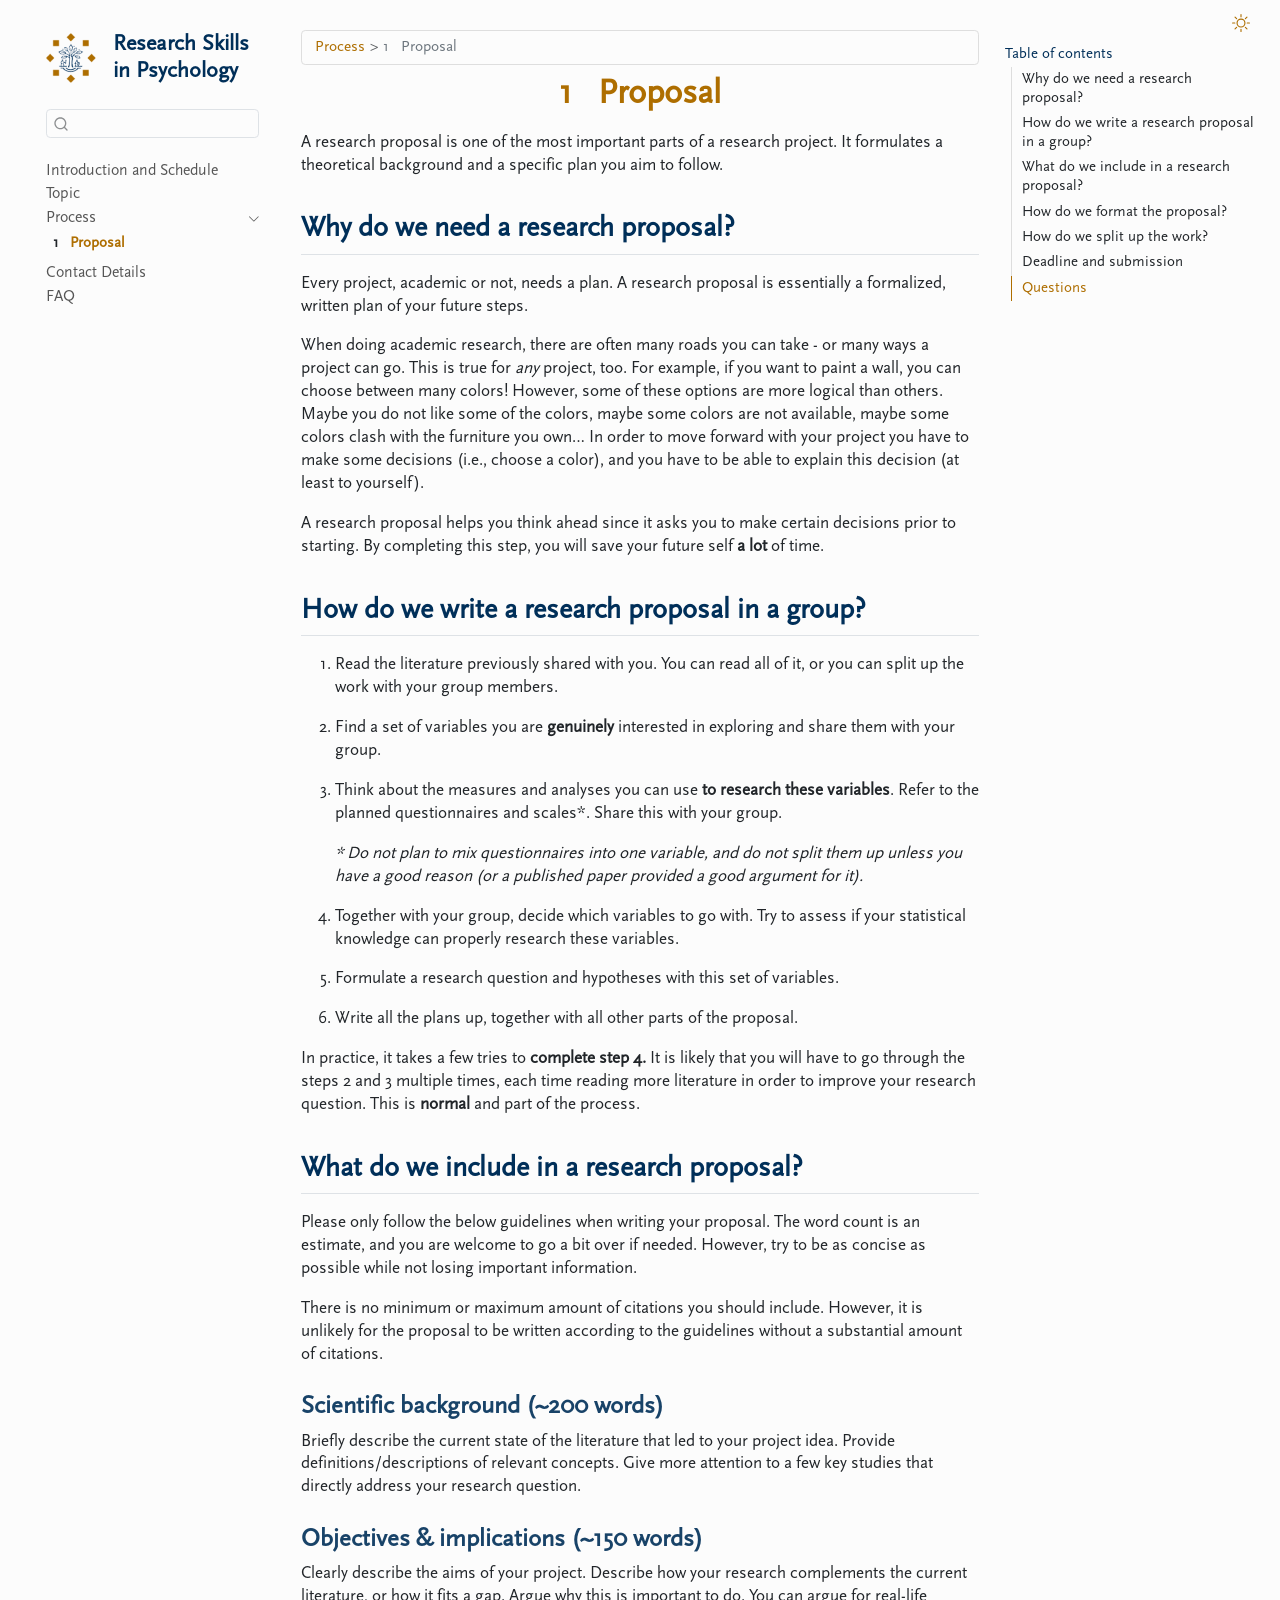
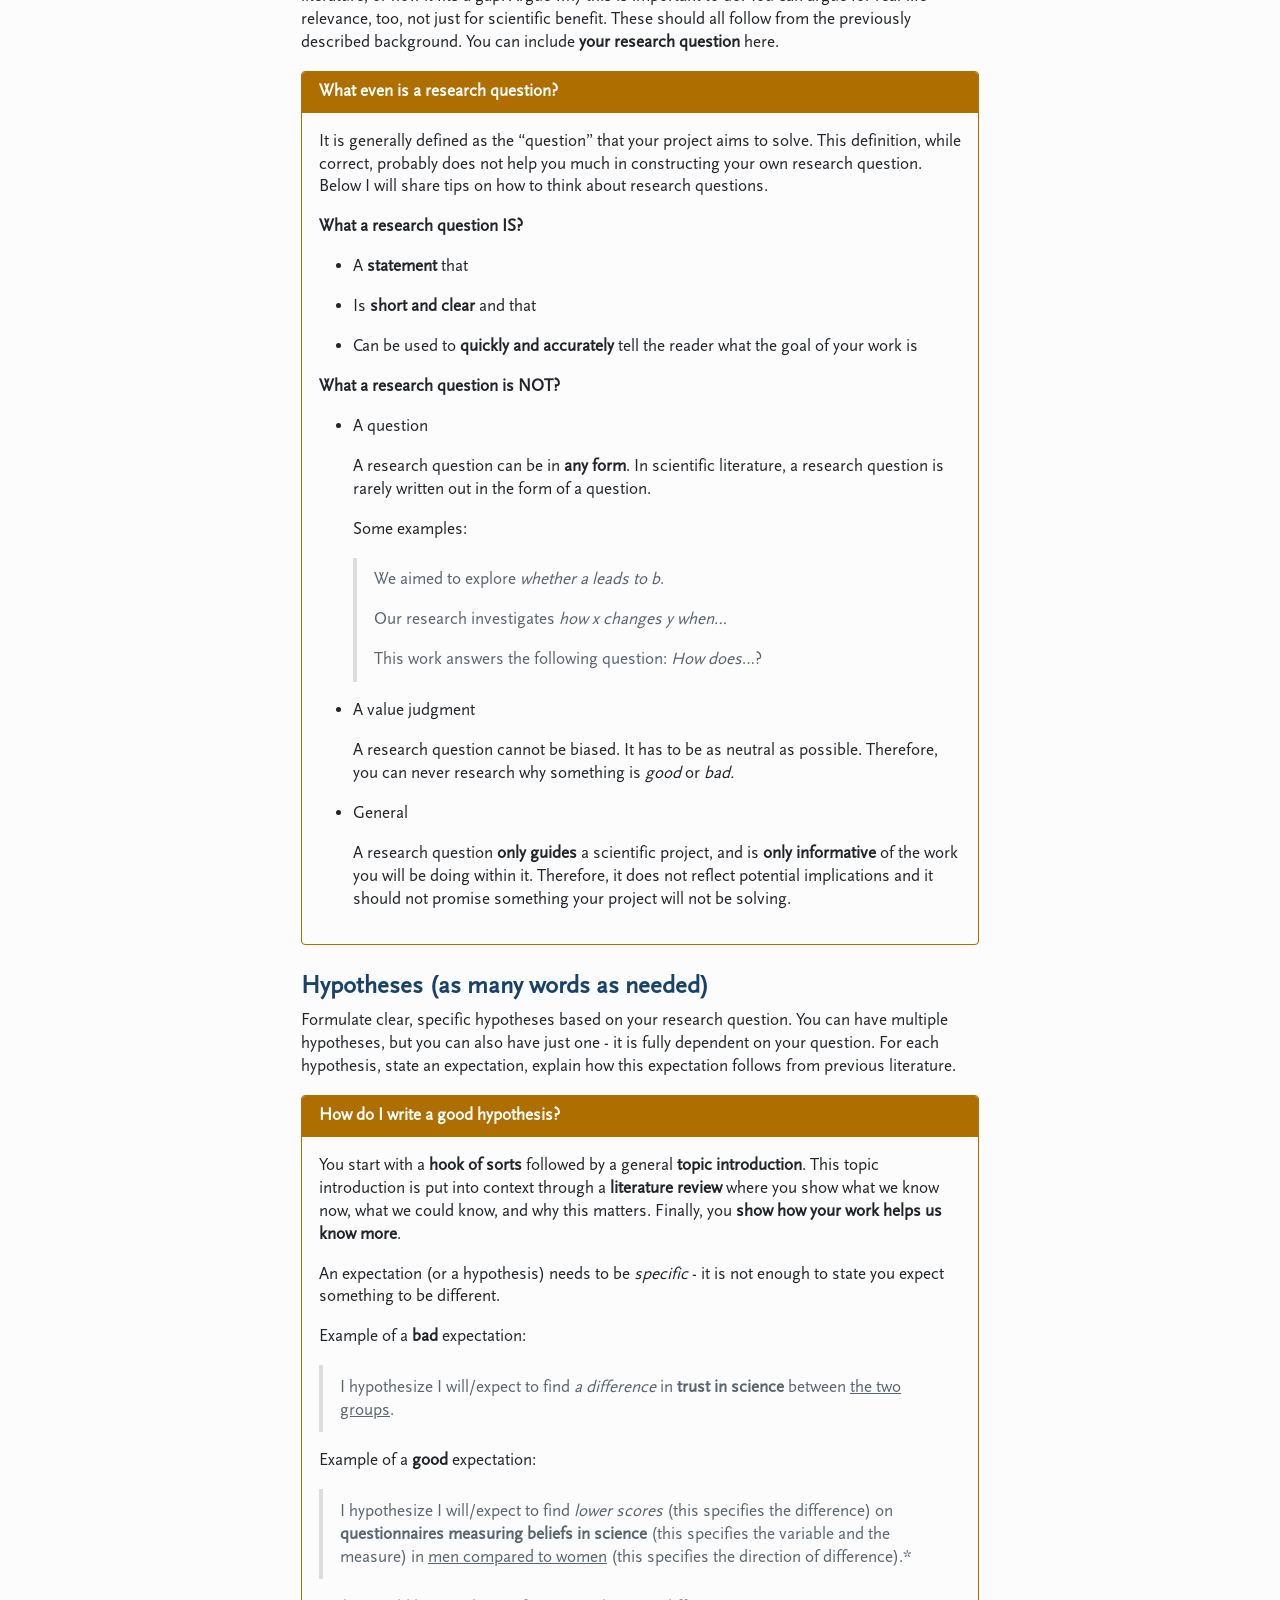
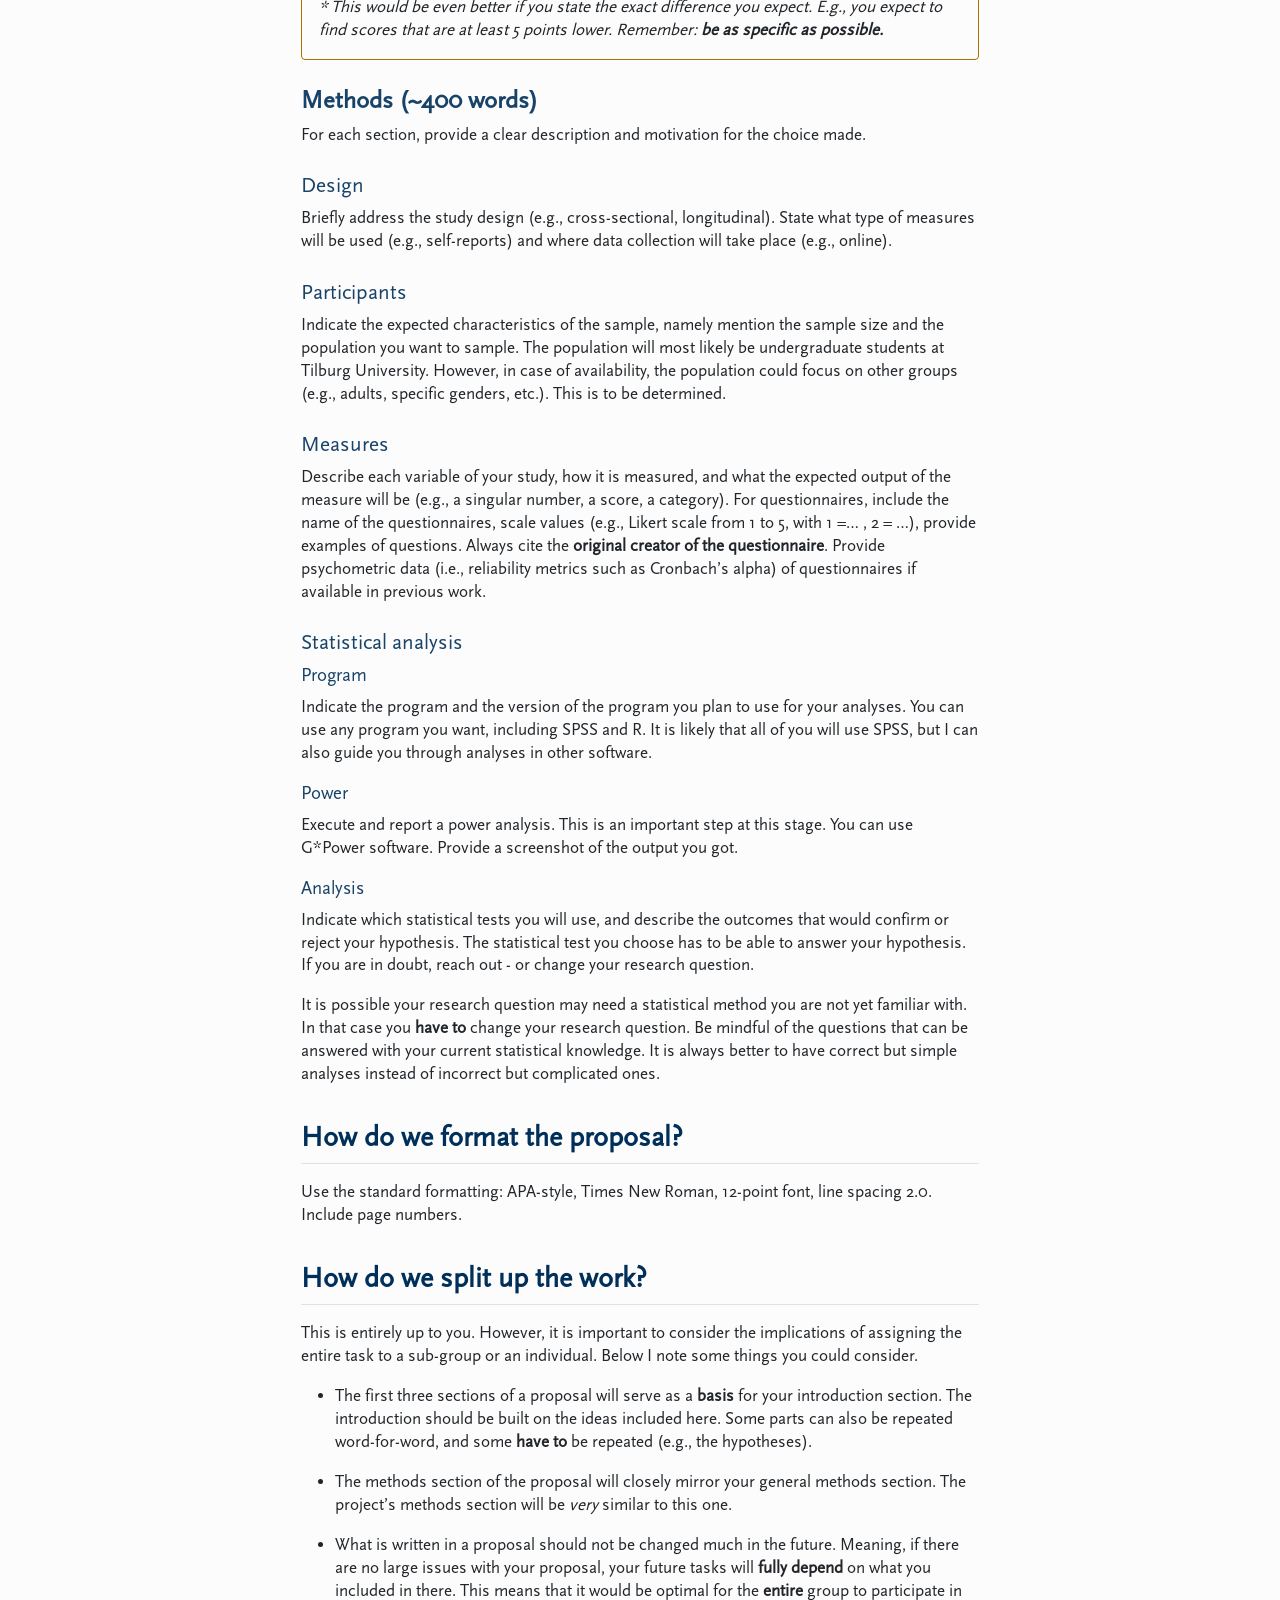
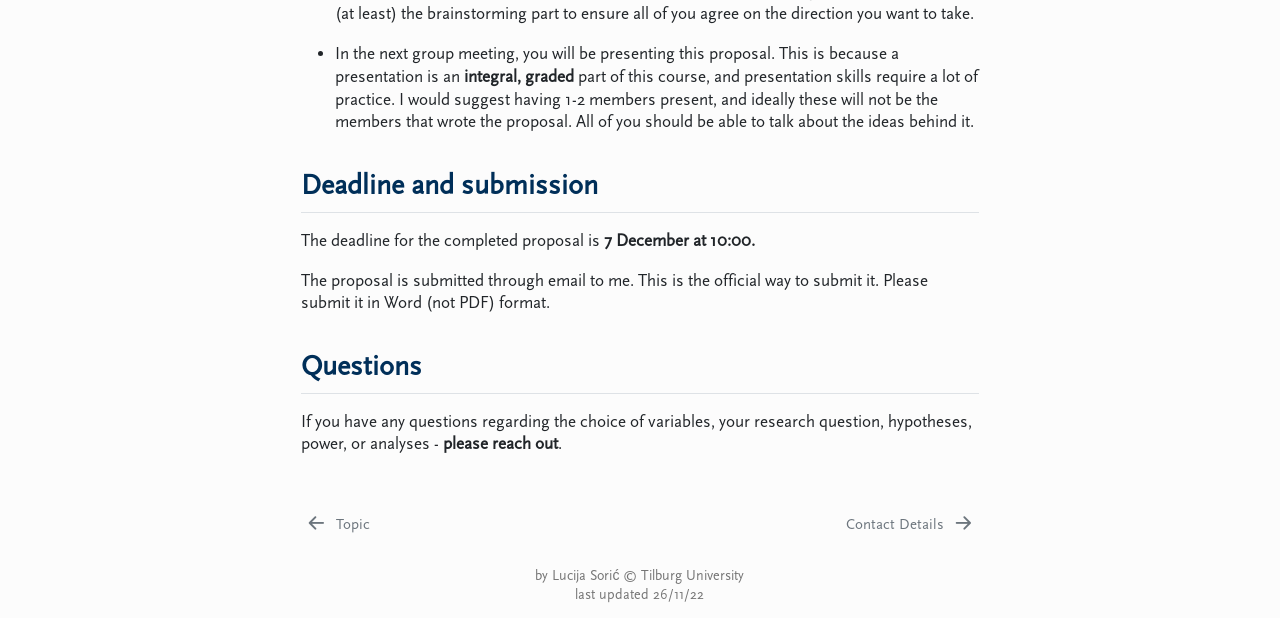
<file: docs/proposal.html>
<!DOCTYPE html>
<html xmlns="http://www.w3.org/1999/xhtml" lang="en" xml:lang="en"><head>

<meta charset="utf-8">
<meta name="generator" content="quarto-1.10.18">

<meta name="viewport" content="width=device-width, initial-scale=1.0, user-scalable=yes">


<title>1&nbsp; Proposal – Research Skills in Psychology: A Handbook</title>
<style>
/* Default styles provided by pandoc.
** See https://pandoc.org/MANUAL.html#variables-for-html for config info.
*/
span.smallcaps{font-variant: small-caps;}
div.columns{display: flex; gap: 1.5em;}
div.column{flex: auto;}
@media screen {
div.columns{gap: min(4vw, 1.5em);}
div.column{overflow-x: auto;}
}
div.hanging-indent{margin-left: 1.5em; text-indent: -1.5em;}
ul.task-list{list-style: none;}
ul.task-list li input[type="checkbox"] {
  width: 0.8em;
  margin: 0 0.8em 0.2em -1em; /* quarto-specific, see https://github.com/quarto-dev/quarto-cli/issues/4556 */ 
  vertical-align: middle;
}
</style>


<script src="site_libs/quarto-nav/quarto-nav.js"></script>
<script src="site_libs/quarto-nav/headroom.min.js"></script>
<script src="site_libs/clipboard/clipboard.min.js"></script>
<script src="site_libs/quarto-search/autocomplete.umd.js"></script>
<script src="site_libs/quarto-search/fuse.min.js"></script>
<script src="site_libs/quarto-search/quarto-search.js"></script>
<meta name="quarto:offset" content="./">
<link href="./contact.html" rel="next">
<link href="./topic.html" rel="prev">
<script src="site_libs/quarto-html/quarto.js" type="module"></script>
<script src="site_libs/quarto-html/tabsets/tabsets.js" type="module"></script>
<script src="site_libs/quarto-html/popper.min.js"></script>
<script src="site_libs/quarto-html/tippy.umd.min.js"></script>
<script src="site_libs/quarto-html/anchor.min.js"></script>
<link href="site_libs/quarto-html/tippy.css" rel="stylesheet">
<link href="site_libs/quarto-html/quarto-syntax-highlighting-64a204ab8560d761af7679ceaba22944.css" rel="stylesheet" class="quarto-color-scheme" id="quarto-text-highlighting-styles">
<link href="site_libs/quarto-html/quarto-syntax-highlighting-dark-b85bc7c33db8c58e0ec93c3465666fed.css" rel="stylesheet" class="quarto-color-scheme quarto-color-alternate" id="quarto-text-highlighting-styles">
<link href="site_libs/quarto-html/quarto-syntax-highlighting-64a204ab8560d761af7679ceaba22944.css" rel="stylesheet" class="quarto-color-scheme-extra" id="quarto-text-highlighting-styles">
<script src="site_libs/bootstrap/bootstrap.min.js"></script>
<link href="site_libs/bootstrap/bootstrap-icons.css" rel="stylesheet">
<link href="site_libs/bootstrap/bootstrap-2df2517c6baeb867221250957de1c799.min.css" rel="stylesheet" append-hash="true" class="quarto-color-scheme" id="quarto-bootstrap" data-mode="light">
<link href="site_libs/bootstrap/bootstrap-dark-de7e3f9a418ff6c4154e866b909a781c.min.css" rel="stylesheet" append-hash="true" class="quarto-color-scheme quarto-color-alternate" id="quarto-bootstrap" data-mode="dark">
<link href="site_libs/bootstrap/bootstrap-2df2517c6baeb867221250957de1c799.min.css" rel="stylesheet" append-hash="true" class="quarto-color-scheme-extra" id="quarto-bootstrap" data-mode="light">
<script id="quarto-search-options" type="application/json">{
  "location": "sidebar",
  "copy-button": false,
  "collapse-after": 3,
  "panel-placement": "start",
  "type": "textbox",
  "limit": 50,
  "keyboard-shortcut": [
    "f",
    "/",
    "s"
  ],
  "show-item-context": false,
  "language": {
    "search-no-results-text": "No results",
    "search-matching-documents-text": "matching documents",
    "search-copy-link-title": "Copy link to search",
    "search-hide-matches-text": "Hide additional matches",
    "search-more-match-text": "more match in this document",
    "search-more-matches-text": "more matches in this document",
    "search-clear-button-title": "Clear",
    "search-text-placeholder": "",
    "search-detached-cancel-button-title": "Cancel",
    "search-submit-button-title": "Submit",
    "search-label": "Search"
  }
}</script>


<link rel="stylesheet" href="timeline/timeline.css">
</head>

<body class="nav-sidebar floating quarto-light"><script id="quarto-html-before-body" type="application/javascript">
    const toggleBodyColorMode = (bsSheetEl) => {
      const mode = bsSheetEl.getAttribute("data-mode");
      const bodyEl = window.document.querySelector("body");
      if (mode === "dark") {
        bodyEl.classList.add("quarto-dark");
        bodyEl.classList.remove("quarto-light");
      } else {
        bodyEl.classList.add("quarto-light");
        bodyEl.classList.remove("quarto-dark");
      }
    }
    const toggleBodyColorPrimary = () => {
      const bsSheetEl = window.document.querySelector("link#quarto-bootstrap:not([rel=disabled-stylesheet])");
      if (bsSheetEl) {
        toggleBodyColorMode(bsSheetEl);
      }
    }
    const setColorSchemeToggle = (alternate) => {
      const toggles = window.document.querySelectorAll('.quarto-color-scheme-toggle');
      for (let i=0; i < toggles.length; i++) {
        const toggle = toggles[i];
        if (toggle) {
          if (alternate) {
            toggle.classList.add("alternate");
          } else {
            toggle.classList.remove("alternate");
          }
        }
      }
    };
    const toggleColorMode = (alternate) => {
      // Switch the stylesheets
      const primaryStylesheets = window.document.querySelectorAll('link.quarto-color-scheme:not(.quarto-color-alternate)');
      const alternateStylesheets = window.document.querySelectorAll('link.quarto-color-scheme.quarto-color-alternate');
      manageTransitions('#quarto-margin-sidebar .nav-link', false);
      if (alternate) {
        // note: dark is layered on light, we don't disable primary!
        enableStylesheet(alternateStylesheets);
        for (const sheetNode of alternateStylesheets) {
          if (sheetNode.id === "quarto-bootstrap") {
            toggleBodyColorMode(sheetNode);
          }
        }
      } else {
        disableStylesheet(alternateStylesheets);
        enableStylesheet(primaryStylesheets)
        toggleBodyColorPrimary();
      }
      manageTransitions('#quarto-margin-sidebar .nav-link', true);
      // Switch the toggles
      setColorSchemeToggle(alternate)
      // Hack to workaround the fact that safari doesn't
      // properly recolor the scrollbar when toggling (#1455)
      if (navigator.userAgent.indexOf('Safari') > 0 && navigator.userAgent.indexOf('Chrome') == -1) {
        manageTransitions("body", false);
        window.scrollTo(0, 1);
        setTimeout(() => {
          window.scrollTo(0, 0);
          manageTransitions("body", true);
        }, 40);
      }
    }
    const disableStylesheet = (stylesheets) => {
      for (let i=0; i < stylesheets.length; i++) {
        const stylesheet = stylesheets[i];
        stylesheet.rel = 'disabled-stylesheet';
      }
    }
    const enableStylesheet = (stylesheets) => {
      for (let i=0; i < stylesheets.length; i++) {
        const stylesheet = stylesheets[i];
        if(stylesheet.rel !== 'stylesheet') { // for Chrome, which will still FOUC without this check
          stylesheet.rel = 'stylesheet';
        }
      }
    }
    const manageTransitions = (selector, allowTransitions) => {
      const els = window.document.querySelectorAll(selector);
      for (let i=0; i < els.length; i++) {
        const el = els[i];
        if (allowTransitions) {
          el.classList.remove('notransition');
        } else {
          el.classList.add('notransition');
        }
      }
    }
    const isFileUrl = () => {
      return window.location.protocol === 'file:';
    }
    const hasAlternateSentinel = () => {
      let styleSentinel = getColorSchemeSentinel();
      if (styleSentinel !== null) {
        return styleSentinel === "alternate";
      } else {
        return false;
      }
    }
    const setStyleSentinel = (alternate) => {
      const value = alternate ? "alternate" : "default";
      if (!isFileUrl()) {
        window.localStorage.setItem("quarto-color-scheme", value);
      } else {
        localAlternateSentinel = value;
      }
    }
    const getColorSchemeSentinel = () => {
      if (!isFileUrl()) {
        const storageValue = window.localStorage.getItem("quarto-color-scheme");
        return storageValue != null ? storageValue : localAlternateSentinel;
      } else {
        return localAlternateSentinel;
      }
    }
    const toggleGiscusIfUsed = (isAlternate, darkModeDefault) => {
      const baseTheme = document.querySelector('#giscus-base-theme')?.value ?? 'light';
      const alternateTheme = document.querySelector('#giscus-alt-theme')?.value ?? 'dark';
      let newTheme = '';
      if(authorPrefersDark) {
        newTheme = isAlternate ? baseTheme : alternateTheme;
      } else {
        newTheme = isAlternate ? alternateTheme : baseTheme;
      }
      const changeGiscusTheme = () => {
        // From: https://github.com/giscus/giscus/issues/336
        const sendMessage = (message) => {
          const iframe = document.querySelector('iframe.giscus-frame');
          if (!iframe) return;
          iframe.contentWindow.postMessage({ giscus: message }, 'https://giscus.app');
        }
        sendMessage({
          setConfig: {
            theme: newTheme
          }
        });
      }
      const isGiscussLoaded = window.document.querySelector('iframe.giscus-frame') !== null;
      if (isGiscussLoaded) {
        changeGiscusTheme();
      }
    };
    const authorPrefersDark = false;
    const darkModeDefault = authorPrefersDark;
      document.querySelector('link#quarto-text-highlighting-styles.quarto-color-scheme-extra').rel = 'disabled-stylesheet';
      document.querySelector('link#quarto-bootstrap.quarto-color-scheme-extra').rel = 'disabled-stylesheet';
    let localAlternateSentinel = darkModeDefault ? 'alternate' : 'default';
    // Dark / light mode switch
    window.quartoToggleColorScheme = () => {
      // Read the current dark / light value
      let toAlternate = !hasAlternateSentinel();
      toggleColorMode(toAlternate);
      setStyleSentinel(toAlternate);
      toggleGiscusIfUsed(toAlternate, darkModeDefault);
      window.dispatchEvent(new Event('resize'));
    };
    // Switch to dark mode if need be
    if (hasAlternateSentinel()) {
      toggleColorMode(true);
    } else {
      toggleColorMode(false);
    }
  </script>

<div id="quarto-search-results"></div>
  <header id="quarto-header" class="headroom fixed-top">
  <nav class="quarto-secondary-nav">
    <div class="container-fluid d-flex">
      <button type="button" class="quarto-btn-toggle btn" data-bs-toggle="collapse" role="button" data-bs-target=".quarto-sidebar-collapse-item" aria-controls="quarto-sidebar" aria-expanded="false" aria-label="Toggle sidebar navigation" onclick="if (window.quartoToggleHeadroom) { window.quartoToggleHeadroom(); }">
        <i class="bi bi-layout-text-sidebar-reverse"></i>
      </button>
        <nav class="quarto-page-breadcrumbs" aria-label="breadcrumb"><ol class="breadcrumb"><li class="breadcrumb-item"><a href="./proposal.html">Process</a></li><li class="breadcrumb-item"><a href="./proposal.html"><span class="chapter-number">1</span>&nbsp; <span class="chapter-title">Proposal</span></a></li></ol></nav>
        <a class="flex-grow-1" role="navigation" data-bs-toggle="collapse" data-bs-target=".quarto-sidebar-collapse-item" aria-controls="quarto-sidebar" aria-expanded="false" aria-label="Toggle sidebar navigation" onclick="if (window.quartoToggleHeadroom) { window.quartoToggleHeadroom(); }">      
        </a>
      <button type="button" class="btn quarto-search-button" aria-label="Search" onclick="window.quartoOpenSearch();">
        <i class="bi bi-search"></i>
      </button>
    </div>
  </nav>
</header>
<!-- content -->
<div id="quarto-content" class="quarto-container page-columns page-rows-contents page-layout-article">
<!-- sidebar -->
  <nav id="quarto-sidebar" class="sidebar collapse collapse-horizontal quarto-sidebar-collapse-item sidebar-navigation floating overflow-auto">
    <div class="pt-lg-2 mt-2 text-left sidebar-header sidebar-header-stacked">
      <a href="./index.html" class="sidebar-logo-link">
      <img src="./uvt.png" alt="" class="sidebar-logo light-content py-0 d-lg-inline d-none">
      <img src="./uvt.png" alt="" class="sidebar-logo dark-content py-0 d-lg-inline d-none">
      </a>
    <div class="sidebar-title mb-0 py-0">
      <a href="./">Research Skills in Psychology</a> 
        <div class="sidebar-tools-main">
  <a href="" class="quarto-color-scheme-toggle quarto-navigation-tool  px-1" onclick="window.quartoToggleColorScheme(); return false;" title="Toggle dark mode"><i class="bi"></i></a>
</div>
    </div>
      </div>
        <div class="mt-2 flex-shrink-0 align-items-center">
        <div class="sidebar-search">
        <div id="quarto-search" class="" title="Search"></div>
        </div>
        </div>
    <div class="sidebar-menu-container"> 
    <ul class="list-unstyled mt-1">
        <li class="sidebar-item">
  <div class="sidebar-item-container"> 
  <a href="./index.html" class="sidebar-item-text sidebar-link">
 <span class="menu-text">Introduction and Schedule</span></a>
  </div>
</li>
        <li class="sidebar-item">
  <div class="sidebar-item-container"> 
  <a href="./topic.html" class="sidebar-item-text sidebar-link">
 <span class="menu-text">Topic</span></a>
  </div>
</li>
        <li class="sidebar-item sidebar-item-section">
      <div class="sidebar-item-container"> 
            <a class="sidebar-item-text sidebar-link text-start" data-bs-toggle="collapse" data-bs-target="#quarto-sidebar-section-1" role="navigation" aria-expanded="true">
 <span class="menu-text">Process</span></a>
          <a class="sidebar-item-toggle text-start" data-bs-toggle="collapse" data-bs-target="#quarto-sidebar-section-1" role="navigation" aria-expanded="true" aria-label="Toggle section">
            <i class="bi bi-chevron-right ms-2"></i>
          </a> 
      </div>
      <ul id="quarto-sidebar-section-1" class="collapse list-unstyled sidebar-section depth1 show">  
          <li class="sidebar-item">
  <div class="sidebar-item-container"> 
  <a href="./proposal.html" class="sidebar-item-text sidebar-link active">
 <span class="menu-text"><span class="chapter-number">1</span>&nbsp; <span class="chapter-title">Proposal</span></span></a>
  </div>
</li>
      </ul>
  </li>
        <li class="sidebar-item">
  <div class="sidebar-item-container"> 
  <a href="./contact.html" class="sidebar-item-text sidebar-link">
 <span class="menu-text">Contact Details</span></a>
  </div>
</li>
        <li class="sidebar-item">
  <div class="sidebar-item-container"> 
  <a href="./faq.html" class="sidebar-item-text sidebar-link">
 <span class="menu-text">FAQ</span></a>
  </div>
</li>
    </ul>
    </div>
</nav>
<div id="quarto-sidebar-glass" class="quarto-sidebar-collapse-item" data-bs-toggle="collapse" data-bs-target=".quarto-sidebar-collapse-item"></div>
<!-- margin-sidebar -->
    <div id="quarto-margin-sidebar" class="sidebar margin-sidebar">
        <nav id="TOC" role="doc-toc" class="toc-active">
    <h2 id="toc-title">Table of contents</h2>
   
  <ul>
  <li><a href="#why-do-we-need-a-research-proposal" id="toc-why-do-we-need-a-research-proposal" class="nav-link active" data-scroll-target="#why-do-we-need-a-research-proposal">Why do we need a research proposal?</a></li>
  <li><a href="#how-do-we-write-a-research-proposal-in-a-group" id="toc-how-do-we-write-a-research-proposal-in-a-group" class="nav-link" data-scroll-target="#how-do-we-write-a-research-proposal-in-a-group">How do we write a research proposal in a group?</a></li>
  <li><a href="#what-do-we-include-in-a-research-proposal" id="toc-what-do-we-include-in-a-research-proposal" class="nav-link" data-scroll-target="#what-do-we-include-in-a-research-proposal">What do we include in a research proposal?</a>
  <ul class="collapse">
  <li><a href="#scientific-background-200-words" id="toc-scientific-background-200-words" class="nav-link" data-scroll-target="#scientific-background-200-words">Scientific background (~200 words)</a></li>
  <li><a href="#objectives-implications-150-words" id="toc-objectives-implications-150-words" class="nav-link" data-scroll-target="#objectives-implications-150-words">Objectives &amp; implications (~150 words)</a></li>
  <li><a href="#hypotheses-as-many-words-as-needed" id="toc-hypotheses-as-many-words-as-needed" class="nav-link" data-scroll-target="#hypotheses-as-many-words-as-needed">Hypotheses (as many words as needed)</a></li>
  <li><a href="#methods-400-words" id="toc-methods-400-words" class="nav-link" data-scroll-target="#methods-400-words">Methods (~400 words)</a></li>
  </ul></li>
  <li><a href="#how-do-we-format-the-proposal" id="toc-how-do-we-format-the-proposal" class="nav-link" data-scroll-target="#how-do-we-format-the-proposal">How do we format the proposal?</a></li>
  <li><a href="#how-do-we-split-up-the-work" id="toc-how-do-we-split-up-the-work" class="nav-link" data-scroll-target="#how-do-we-split-up-the-work">How do we split up the work?</a></li>
  <li><a href="#deadline-and-submission" id="toc-deadline-and-submission" class="nav-link" data-scroll-target="#deadline-and-submission">Deadline and submission</a></li>
  <li><a href="#questions" id="toc-questions" class="nav-link" data-scroll-target="#questions">Questions</a></li>
  </ul>
</nav>
    </div>
<!-- main -->
<main class="content" id="quarto-document-content">


<header id="title-block-header" class="quarto-title-block default"><nav class="quarto-page-breadcrumbs quarto-title-breadcrumbs d-none d-lg-block" aria-label="breadcrumb"><ol class="breadcrumb"><li class="breadcrumb-item"><a href="./proposal.html">Process</a></li><li class="breadcrumb-item"><a href="./proposal.html"><span class="chapter-number">1</span>&nbsp; <span class="chapter-title">Proposal</span></a></li></ol></nav>
<div class="quarto-title">
<h1 class="title"><span class="chapter-number">1</span>&nbsp; <span class="chapter-title">Proposal</span></h1>
</div>



<div class="quarto-title-meta">

    
  
    
  </div>
  


</header>


<p>A research proposal is one of the most important parts of a research project. It formulates a theoretical background and a specific plan you aim to follow.</p>
<section id="why-do-we-need-a-research-proposal" class="level2 unnumbered">
<h2 class="unnumbered anchored" data-anchor-id="why-do-we-need-a-research-proposal">Why do we need a research proposal?</h2>
<p>Every project, academic or not, needs a plan. A research proposal is essentially a formalized, written plan of your future steps.</p>
<p>When doing academic research, there are often many roads you can take - or many ways a project can go. This is true for <em>any</em> project, too. For example, if you want to paint a wall, you can choose between many colors! However, some of these options are more logical than others. Maybe you do not like some of the colors, maybe some colors are not available, maybe some colors clash with the furniture you own… In order to move forward with your project you have to make some decisions (i.e., choose a color), and you have to be able to explain this decision (at least to yourself).</p>
<p>A research proposal helps you think ahead since it asks you to make certain decisions prior to starting. By completing this step, you will save your future self <strong>a lot</strong> of time.</p>
</section>
<section id="how-do-we-write-a-research-proposal-in-a-group" class="level2 unnumbered">
<h2 class="unnumbered anchored" data-anchor-id="how-do-we-write-a-research-proposal-in-a-group">How do we write a research proposal in a group?</h2>
<ol type="1">
<li><p>Read the literature previously shared with you. You can read all of it, or you can split up the work with your group members.</p></li>
<li><p>Find a set of variables you are <strong>genuinely</strong> interested in exploring and share them with your group.</p></li>
<li><p>Think about the measures and analyses you can use <strong>to research these variables</strong>. Refer to the planned questionnaires and scales*. Share this with your group.</p>
<p><em>* Do not plan to mix questionnaires into one variable, and do not split them up unless you have a good reason (or a published paper provided a good argument for it).</em></p></li>
<li><p>Together with your group, decide which variables to go with. Try to assess if your statistical knowledge can properly research these variables.</p></li>
<li><p>Formulate a research question and hypotheses with this set of variables.</p></li>
<li><p>Write all the plans up, together with all other parts of the proposal.</p></li>
</ol>
<p>In practice, it takes a few tries to <strong>complete step 4.</strong> It is likely that you will have to go through the steps 2 and 3 multiple times, each time reading more literature in order to improve your research question. This is <strong>normal</strong> and part of the process.</p>
</section>
<section id="what-do-we-include-in-a-research-proposal" class="level2 unnumbered">
<h2 class="unnumbered anchored" data-anchor-id="what-do-we-include-in-a-research-proposal">What do we include in a research proposal?</h2>
<p>Please only follow the below guidelines when writing your proposal. The word count is an estimate, and you are welcome to go a bit over if needed. However, try to be as concise as possible while not losing important information.</p>
<p>There is no minimum or maximum amount of citations you should include. However, it is unlikely for the proposal to be written according to the guidelines without a substantial amount of citations.</p>
<section id="scientific-background-200-words" class="level3 unnumbered">
<h3 class="unnumbered anchored" data-anchor-id="scientific-background-200-words">Scientific background (~200 words)</h3>
<p>Briefly describe the current state of the literature that led to your project idea. Provide definitions/descriptions of relevant concepts. Give more attention to a few key studies that directly address your research question.</p>
</section>
<section id="objectives-implications-150-words" class="level3 unnumbered">
<h3 class="unnumbered anchored" data-anchor-id="objectives-implications-150-words">Objectives &amp; implications (~150 words)</h3>
<p>Clearly describe the aims of your project. Describe how your research complements the current literature, or how it fits a gap. Argue why this is important to do. You can argue for real-life relevance, too, not just for scientific benefit. These should all follow from the previously described background. You can include <strong>your research question</strong> here.</p>
<div class="card card-gold">
<div class="card-header">
<p>What even is a research question?</p>
</div>
<div class="card-body">
<p>It is generally defined as the “question” that your project aims to solve. This definition, while correct, probably does not help you much in constructing your own research question. Below I will share tips on how to think about research questions.</p>
<p><strong>What a research question IS?</strong></p>
<ul>
<li><p>A <strong>statement</strong> that</p></li>
<li><p>Is <strong>short and clear</strong> and that</p></li>
<li><p>Can be used to <strong>quickly and accurately</strong> tell the reader what the goal of your work is</p></li>
</ul>
<p><strong>What a research question is NOT?</strong></p>
<ul>
<li><p>A question</p>
<p>A research question can be in <strong>any form</strong>. In scientific literature, a research question is rarely written out in the form of a question.</p>
<p>Some examples:</p>
<blockquote class="blockquote">
<p>We aimed to explore <em>whether a leads to b</em>.</p>
<p>Our research investigates <em>how x changes y when…</em></p>
<p>This work answers the following question: <em>How does</em>…?</p>
</blockquote></li>
<li><p>A value judgment</p>
<p>A research question cannot be biased. It has to be as neutral as possible. Therefore, you can never research why something is <em>good</em> or <em>bad.</em></p></li>
<li><p>General</p>
<p>A research question <strong>only guides</strong> a scientific project, and is <strong>only informative</strong> of the work you will be doing within it. Therefore, it does not reflect potential implications and it should not promise something your project will not be solving.</p></li>
</ul>
</div>
</div>
</section>
<section id="hypotheses-as-many-words-as-needed" class="level3 unnumbered">
<h3 class="unnumbered anchored" data-anchor-id="hypotheses-as-many-words-as-needed">Hypotheses (as many words as needed)</h3>
<p>Formulate clear, specific hypotheses based on your research question. You can have multiple hypotheses, but you can also have just one - it is fully dependent on your question. For each hypothesis, state an expectation, explain how this expectation follows from previous literature.</p>
<div class="card card-gold">
<div class="card-header">
<p>How do I write a good hypothesis?</p>
</div>
<div class="card-body">
<p>You start with a <strong>hook of sorts</strong> followed by a general <strong>topic introduction</strong>. This topic introduction is put into context through a <strong>literature review</strong> where you show what we know now, what we could know, and why this matters. Finally, you <strong>show how your work helps us know more</strong>.</p>
<p>An expectation (or a hypothesis) needs to be <em>specific</em> - it is not enough to state you expect something to be different.</p>
<p>Example of a <strong>bad</strong> expectation:</p>
<blockquote class="blockquote">
<p>I hypothesize I will/expect to find <em>a difference</em> in <strong>trust in science</strong> between <u>the two groups</u>.</p>
</blockquote>
<p>Example of a <strong>good</strong> expectation:</p>
<blockquote class="blockquote">
<p>I hypothesize I will/expect to find <em>lower scores</em> (this specifies the difference) on <strong>questionnaires measuring beliefs in science</strong> (this specifies the variable and the measure) in <u>men compared to women</u> (this specifies the direction of difference).*</p>
</blockquote>
<p><em>* This would be even better if you state the exact difference you expect. E.g., you expect to find scores that are at least 5 points lower. Remember: <strong>be as specific as possible.</strong></em></p>
</div>
</div>
</section>
<section id="methods-400-words" class="level3 unnumbered">
<h3 class="unnumbered anchored" data-anchor-id="methods-400-words">Methods (~400 words)</h3>
<p>For each section, provide a clear description and motivation for the choice made.</p>
<section id="design" class="level4 unnumbered">
<h4 class="unnumbered anchored" data-anchor-id="design">Design</h4>
<p>Briefly address the study design (e.g., cross-sectional, longitudinal). State what type of measures will be used (e.g., self-reports) and where data collection will take place (e.g., online).</p>
</section>
<section id="participants" class="level4 unnumbered">
<h4 class="unnumbered anchored" data-anchor-id="participants">Participants</h4>
<p>Indicate the expected characteristics of the sample, namely mention the sample size and the population you want to sample. The population will most likely be undergraduate students at Tilburg University. However, in case of availability, the population could focus on other groups (e.g., adults, specific genders, etc.). This is to be determined.</p>
</section>
<section id="measures" class="level4 unnumbered">
<h4 class="unnumbered anchored" data-anchor-id="measures">Measures</h4>
<p>Describe each variable of your study, how it is measured, and what the expected output of the measure will be (e.g., a singular number, a score, a category). For questionnaires, include the name of the questionnaires, scale values (e.g., Likert scale from 1 to 5, with 1 =… , 2 = …), provide examples of questions. Always cite the <strong>original creator of the questionnaire</strong>. Provide psychometric data (i.e., reliability metrics such as Cronbach’s alpha) of questionnaires if available in previous work.</p>
</section>
<section id="statistical-analysis" class="level4 unnumbered">
<h4 class="unnumbered anchored" data-anchor-id="statistical-analysis">Statistical analysis</h4>
<section id="program" class="level5 unnumbered">
<h5 class="unnumbered anchored" data-anchor-id="program">Program</h5>
<p>Indicate the program and the version of the program you plan to use for your analyses. You can use any program you want, including SPSS and R. It is likely that all of you will use SPSS, but I can also guide you through analyses in other software.</p>
</section>
<section id="power" class="level5 unnumbered">
<h5 class="unnumbered anchored" data-anchor-id="power">Power</h5>
<p>Execute and report a power analysis. This is an important step at this stage. You can use G*Power software. Provide a screenshot of the output you got.</p>
</section>
<section id="analysis" class="level5 unnumbered">
<h5 class="unnumbered anchored" data-anchor-id="analysis">Analysis</h5>
<p>Indicate which statistical tests you will use, and describe the outcomes that would confirm or reject your hypothesis. The statistical test you choose has to be able to answer your hypothesis. If you are in doubt, reach out - or change your research question.</p>
<p>It is possible your research question may need a statistical method you are not yet familiar with. In that case you <strong>have to</strong> change your research question. Be mindful of the questions that can be answered with your current statistical knowledge. It is always better to have correct but simple analyses instead of incorrect but complicated ones.</p>
</section>
</section>
</section>
</section>
<section id="how-do-we-format-the-proposal" class="level2 unnumbered">
<h2 class="unnumbered anchored" data-anchor-id="how-do-we-format-the-proposal">How do we format the proposal?</h2>
<p>Use the standard formatting: APA-style, Times New Roman, 12-point font, line spacing 2.0. Include page numbers.</p>
</section>
<section id="how-do-we-split-up-the-work" class="level2 unnumbered">
<h2 class="unnumbered anchored" data-anchor-id="how-do-we-split-up-the-work">How do we split up the work?</h2>
<p>This is entirely up to you. However, it is important to consider the implications of assigning the entire task to a sub-group or an individual. Below I note some things you could consider.</p>
<ul>
<li><p>The first three sections of a proposal will serve as a <strong>basis</strong> for your introduction section. The introduction should be built on the ideas included here. Some parts can also be repeated word-for-word, and some <strong>have to</strong> be repeated (e.g., the hypotheses).</p></li>
<li><p>The methods section of the proposal will closely mirror your general methods section. The project’s methods section will be <em>very</em> similar to this one.</p></li>
<li><p>What is written in a proposal should not be changed much in the future. Meaning, if there are no large issues with your proposal, your future tasks will <strong>fully depend</strong> on what you included in there. This means that it would be optimal for the <strong>entire</strong> group to participate in (at least) the brainstorming part to ensure all of you agree on the direction you want to take.</p></li>
<li><p>In the next group meeting, you will be presenting this proposal. This is because a presentation is an <strong>integral, graded</strong> part of this course, and presentation skills require a lot of practice. I would suggest having 1-2 members present, and ideally these will not be the members that wrote the proposal. All of you should be able to talk about the ideas behind it.</p></li>
</ul>
</section>
<section id="deadline-and-submission" class="level2 unnumbered">
<h2 class="unnumbered anchored" data-anchor-id="deadline-and-submission">Deadline and submission</h2>
<p>The deadline for the completed proposal is <strong>7 December at 10:00.</strong></p>
<p>The proposal is submitted through email to me. This is the official way to submit it. Please submit it in Word (not PDF) format.</p>
</section>
<section id="questions" class="level2 unnumbered">
<h2 class="unnumbered anchored" data-anchor-id="questions">Questions</h2>
<p>If you have any questions regarding the choice of variables, your research question, hypotheses, power, or analyses - <strong>please reach out</strong>.</p>


</section>

</main> <!-- /main -->
<script>

document.addEventListener("DOMContentLoaded", function () {

  const toggle = document.querySelector(".quarto-color-scheme-toggle");

  const toc = document.querySelector("#toc-title") || document.querySelector("nav#TOC");

  if (toggle && toc) {

    toc.parentNode.insertBefore(toggle, toc);

  }

});

</script>
<script id="quarto-html-after-body" type="application/javascript">
  window.document.addEventListener("DOMContentLoaded", function (event) {
    // Ensure there is a toggle, if there isn't float one in the top right
    if (window.document.querySelector('.quarto-color-scheme-toggle') === null) {
      const a = window.document.createElement('a');
      a.classList.add('top-right');
      a.classList.add('quarto-color-scheme-toggle');
      a.href = "";
      a.onclick = function() { try { window.quartoToggleColorScheme(); } catch {} return false; };
      const i = window.document.createElement("i");
      i.classList.add('bi');
      a.appendChild(i);
      window.document.body.appendChild(a);
    }
    setColorSchemeToggle(hasAlternateSentinel())
    const icon = "";
    const anchorJS = new window.AnchorJS();
    anchorJS.options = {
      placement: 'right',
      icon: icon
    };
    anchorJS.add('.anchored');
    const isCodeAnnotation = (el) => {
      for (const clz of el.classList) {
        if (clz.startsWith('code-annotation-')) {                     
          return true;
        }
      }
      return false;
    }
    const onCopySuccess = function(e) {
      // button target
      const button = e.trigger;
      // don't keep focus
      button.blur();
      // flash "checked"
      button.classList.add('code-copy-button-checked');
      var currentTitle = button.getAttribute("title");
      button.setAttribute("title", "Copied!");
      let tooltip;
      if (window.bootstrap) {
        button.setAttribute("data-bs-toggle", "tooltip");
        button.setAttribute("data-bs-placement", "left");
        button.setAttribute("data-bs-title", "Copied!");
        tooltip = new bootstrap.Tooltip(button, 
          { trigger: "manual", 
            customClass: "code-copy-button-tooltip",
            offset: [0, -8]});
        tooltip.show();    
      }
      setTimeout(function() {
        if (tooltip) {
          tooltip.hide();
          button.removeAttribute("data-bs-title");
          button.removeAttribute("data-bs-toggle");
          button.removeAttribute("data-bs-placement");
        }
        button.setAttribute("title", currentTitle);
        button.classList.remove('code-copy-button-checked');
      }, 1000);
      // clear code selection
      e.clearSelection();
    }
    const getTextToCopy = function(trigger) {
      const outerScaffold = trigger.parentElement.cloneNode(true);
      const codeEl = outerScaffold.querySelector('code');
      for (const childEl of codeEl.children) {
        if (isCodeAnnotation(childEl)) {
          childEl.remove();
        }
      }
      return codeEl.innerText;
    }
    const clipboard = new window.ClipboardJS('.code-copy-button:not([data-in-quarto-modal])', {
      text: getTextToCopy
    });
    clipboard.on('success', onCopySuccess);
    if (window.document.getElementById('quarto-embedded-source-code-modal')) {
      const clipboardModal = new window.ClipboardJS('.code-copy-button[data-in-quarto-modal]', {
        text: getTextToCopy,
        container: window.document.getElementById('quarto-embedded-source-code-modal')
      });
      clipboardModal.on('success', onCopySuccess);
    }
      var localhostRegex = new RegExp(/^(?:http|https):\/\/localhost\:?[0-9]*\//);
      var mailtoRegex = new RegExp(/^mailto:/);
        var filterRegex = new RegExp('/' + window.location.host + '/');
      var isInternal = (href) => {
          return filterRegex.test(href) || localhostRegex.test(href) || mailtoRegex.test(href);
      }
      // Inspect non-navigation links and adorn them if external
     var links = window.document.querySelectorAll('a[href]:not(.nav-link):not(.navbar-brand):not(.toc-action):not(.sidebar-link):not(.sidebar-item-toggle):not(.pagination-link):not(.no-external):not([aria-hidden]):not(.dropdown-item):not(.quarto-navigation-tool):not(.about-link)');
      for (var i=0; i<links.length; i++) {
        const link = links[i];
        if (!isInternal(link.href)) {
          // undo the damage that might have been done by quarto-nav.js in the case of
          // links that we want to consider external
          if (link.dataset.originalHref !== undefined) {
            link.href = link.dataset.originalHref;
          }
        }
      }
    function tippyHover(el, contentFn, onTriggerFn, onUntriggerFn) {
      const config = {
        allowHTML: true,
        maxWidth: 500,
        delay: 100,
        arrow: false,
        appendTo: function(el) {
            return el.parentElement;
        },
        interactive: true,
        interactiveBorder: 10,
        theme: 'quarto',
        placement: 'bottom-start',
      };
      if (contentFn) {
        config.content = contentFn;
      }
      if (onTriggerFn) {
        config.onTrigger = onTriggerFn;
      }
      if (onUntriggerFn) {
        config.onUntrigger = onUntriggerFn;
      }
      window.tippy(el, config); 
    }
    const noterefs = window.document.querySelectorAll('a[role="doc-noteref"]');
    for (var i=0; i<noterefs.length; i++) {
      const ref = noterefs[i];
      tippyHover(ref, function() {
        // use id or data attribute instead here
        let href = ref.getAttribute('data-footnote-href') || ref.getAttribute('href');
        try { href = new URL(href).hash; } catch {}
        const id = href.replace(/^#\/?/, "");
        const note = window.document.getElementById(id);
        if (note) {
          return note.innerHTML;
        } else {
          return "";
        }
      });
    }
    const xrefs = window.document.querySelectorAll('a.quarto-xref');
    const processXRef = (id, note) => {
      // Strip column container classes
      const stripColumnClz = (el) => {
        el.classList.remove("page-full", "page-columns");
        if (el.children) {
          for (const child of el.children) {
            stripColumnClz(child);
          }
        }
      }
      stripColumnClz(note)
      if (id === null || id.startsWith('sec-')) {
        // Special case sections, only their first couple elements
        const container = document.createElement("div");
        if (note.children && note.children.length > 2) {
          container.appendChild(note.children[0].cloneNode(true));
          for (let i = 1; i < note.children.length; i++) {
            const child = note.children[i];
            if (child.tagName === "P" && child.innerText === "") {
              continue;
            } else {
              container.appendChild(child.cloneNode(true));
              break;
            }
          }
          if (window.Quarto?.typesetMath) {
            window.Quarto.typesetMath(container);
          }
          return container.innerHTML
        } else {
          if (window.Quarto?.typesetMath) {
            window.Quarto.typesetMath(note);
          }
          return note.innerHTML;
        }
      } else {
        // Remove any anchor links if they are present
        const anchorLink = note.querySelector('a.anchorjs-link');
        if (anchorLink) {
          anchorLink.remove();
        }
        if (window.Quarto?.typesetMath) {
          window.Quarto.typesetMath(note);
        }
        if (note.classList.contains("callout")) {
          return note.outerHTML;
        } else {
          return note.innerHTML;
        }
      }
    }
    for (var i=0; i<xrefs.length; i++) {
      const xref = xrefs[i];
      tippyHover(xref, undefined, function(instance) {
        instance.disable();
        let url = xref.getAttribute('href');
        let hash = undefined; 
        if (url.startsWith('#')) {
          hash = url;
        } else {
          try { hash = new URL(url).hash; } catch {}
        }
        if (hash) {
          const id = hash.replace(/^#\/?/, "");
          const note = window.document.getElementById(id);
          if (note !== null) {
            try {
              const html = processXRef(id, note.cloneNode(true));
              instance.setContent(html);
            } finally {
              instance.enable();
              instance.show();
            }
          } else {
            // See if we can fetch this
            fetch(url.split('#')[0])
            .then(res => res.text())
            .then(html => {
              const parser = new DOMParser();
              const htmlDoc = parser.parseFromString(html, "text/html");
              const note = htmlDoc.getElementById(id);
              if (note !== null) {
                const html = processXRef(id, note);
                instance.setContent(html);
              } 
            }).finally(() => {
              instance.enable();
              instance.show();
            });
          }
        } else {
          // See if we can fetch a full url (with no hash to target)
          // This is a special case and we should probably do some content thinning / targeting
          fetch(url)
          .then(res => res.text())
          .then(html => {
            const parser = new DOMParser();
            const htmlDoc = parser.parseFromString(html, "text/html");
            const note = htmlDoc.querySelector('main.content');
            if (note !== null) {
              // This should only happen for chapter cross references
              // (since there is no id in the URL)
              // remove the first header
              if (note.children.length > 0 && note.children[0].tagName === "HEADER") {
                note.children[0].remove();
              }
              const html = processXRef(null, note);
              instance.setContent(html);
            } 
          }).finally(() => {
            instance.enable();
            instance.show();
          });
        }
      }, function(instance) {
      });
    }
        let selectedAnnoteEl;
        const selectorForAnnotation = ( cell, annotation) => {
          let cellAttr = 'data-code-cell="' + cell + '"';
          let lineAttr = 'data-code-annotation="' +  annotation + '"';
          const selector = 'span[' + cellAttr + '][' + lineAttr + ']';
          return selector;
        }
        const selectCodeLines = (annoteEl) => {
          const doc = window.document;
          const targetCell = annoteEl.getAttribute("data-target-cell");
          const targetAnnotation = annoteEl.getAttribute("data-target-annotation");
          const annoteSpan = window.document.querySelector(selectorForAnnotation(targetCell, targetAnnotation));
          const lines = annoteSpan.getAttribute("data-code-lines").split(",");
          const lineIds = lines.map((line) => {
            return targetCell + "-" + line;
          })
          let top = null;
          let height = null;
          let parent = null;
          if (lineIds.length > 0) {
              //compute the position of the single el (top and bottom and make a div)
              const el = window.document.getElementById(lineIds[0]);
              top = el.offsetTop;
              height = el.offsetHeight;
              parent = el.parentElement.parentElement;
            if (lineIds.length > 1) {
              const lastEl = window.document.getElementById(lineIds[lineIds.length - 1]);
              const bottom = lastEl.offsetTop + lastEl.offsetHeight;
              height = bottom - top;
            }
            if (top !== null && height !== null && parent !== null) {
              // cook up a div (if necessary) and position it 
              let div = window.document.getElementById("code-annotation-line-highlight");
              if (div === null) {
                div = window.document.createElement("div");
                div.setAttribute("id", "code-annotation-line-highlight");
                div.style.position = 'absolute';
                parent.appendChild(div);
              }
              div.style.top = top - 2 + "px";
              div.style.height = height + 4 + "px";
              div.style.left = 0;
              let gutterDiv = window.document.getElementById("code-annotation-line-highlight-gutter");
              if (gutterDiv === null) {
                gutterDiv = window.document.createElement("div");
                gutterDiv.setAttribute("id", "code-annotation-line-highlight-gutter");
                gutterDiv.style.position = 'absolute';
                const codeCell = window.document.getElementById(targetCell);
                const gutter = codeCell.querySelector('.code-annotation-gutter');
                gutter.appendChild(gutterDiv);
              }
              gutterDiv.style.top = top - 2 + "px";
              gutterDiv.style.height = height + 4 + "px";
            }
            selectedAnnoteEl = annoteEl;
          }
        };
        const unselectCodeLines = () => {
          const elementsIds = ["code-annotation-line-highlight", "code-annotation-line-highlight-gutter"];
          elementsIds.forEach((elId) => {
            const div = window.document.getElementById(elId);
            if (div) {
              div.remove();
            }
          });
          selectedAnnoteEl = undefined;
        };
          // Handle positioning of the toggle
      window.addEventListener(
        "resize",
        throttle(() => {
          elRect = undefined;
          if (selectedAnnoteEl) {
            selectCodeLines(selectedAnnoteEl);
          }
        }, 10)
      );
      function throttle(fn, ms) {
      let throttle = false;
      let timer;
        return (...args) => {
          if(!throttle) { // first call gets through
              fn.apply(this, args);
              throttle = true;
          } else { // all the others get throttled
              if(timer) clearTimeout(timer); // cancel #2
              timer = setTimeout(() => {
                fn.apply(this, args);
                timer = throttle = false;
              }, ms);
          }
        };
      }
        // Attach click handler to the DT
        const annoteDls = window.document.querySelectorAll('dt[data-target-cell]');
        for (const annoteDlNode of annoteDls) {
          annoteDlNode.addEventListener('click', (event) => {
            const clickedEl = event.target;
            if (clickedEl !== selectedAnnoteEl) {
              unselectCodeLines();
              const activeEl = window.document.querySelector('dt[data-target-cell].code-annotation-active');
              if (activeEl) {
                activeEl.classList.remove('code-annotation-active');
              }
              selectCodeLines(clickedEl);
              clickedEl.classList.add('code-annotation-active');
            } else {
              // Unselect the line
              unselectCodeLines();
              clickedEl.classList.remove('code-annotation-active');
            }
          });
        }
    const findCites = (el) => {
      const parentEl = el.parentElement;
      if (parentEl) {
        const cites = parentEl.dataset.cites;
        if (cites) {
          return {
            el,
            cites: cites.split(' ')
          };
        } else {
          return findCites(el.parentElement)
        }
      } else {
        return undefined;
      }
    };
    var bibliorefs = window.document.querySelectorAll('a[role="doc-biblioref"]');
    for (var i=0; i<bibliorefs.length; i++) {
      const ref = bibliorefs[i];
      const citeInfo = findCites(ref);
      if (citeInfo) {
        tippyHover(citeInfo.el, function() {
          var popup = window.document.createElement('div');
          citeInfo.cites.forEach(function(cite) {
            var citeDiv = window.document.createElement('div');
            citeDiv.classList.add('hanging-indent');
            citeDiv.classList.add('csl-entry');
            var biblioDiv = window.document.getElementById('ref-' + cite);
            if (biblioDiv) {
              citeDiv.innerHTML = biblioDiv.innerHTML;
            }
            popup.appendChild(citeDiv);
          });
          return popup.innerHTML;
        });
      }
    }
  });
  </script>
<nav class="page-navigation">
  <div class="nav-page nav-page-previous">
      <a href="./topic.html" class="pagination-link" aria-label="Topic">
        <i class="bi bi-arrow-left-short"></i> <span class="nav-page-text">Topic</span>
      </a>          
  </div>
  <div class="nav-page nav-page-next">
      <a href="./contact.html" class="pagination-link" aria-label="Contact Details">
        <span class="nav-page-text">Contact Details</span> <i class="bi bi-arrow-right-short"></i>
      </a>
  </div>
</nav>
</div> <!-- /content -->
<footer class="footer">
  <div class="nav-footer">
    <div class="nav-footer-left">
      &nbsp;
    </div>   
    <div class="nav-footer-center">
<p>by Lucija Sorić © Tilburg University<br>last updated 26/11/22</p>
</div>
    <div class="nav-footer-right">
      &nbsp;
    </div>
  </div>
</footer>




</body></html>
</file>
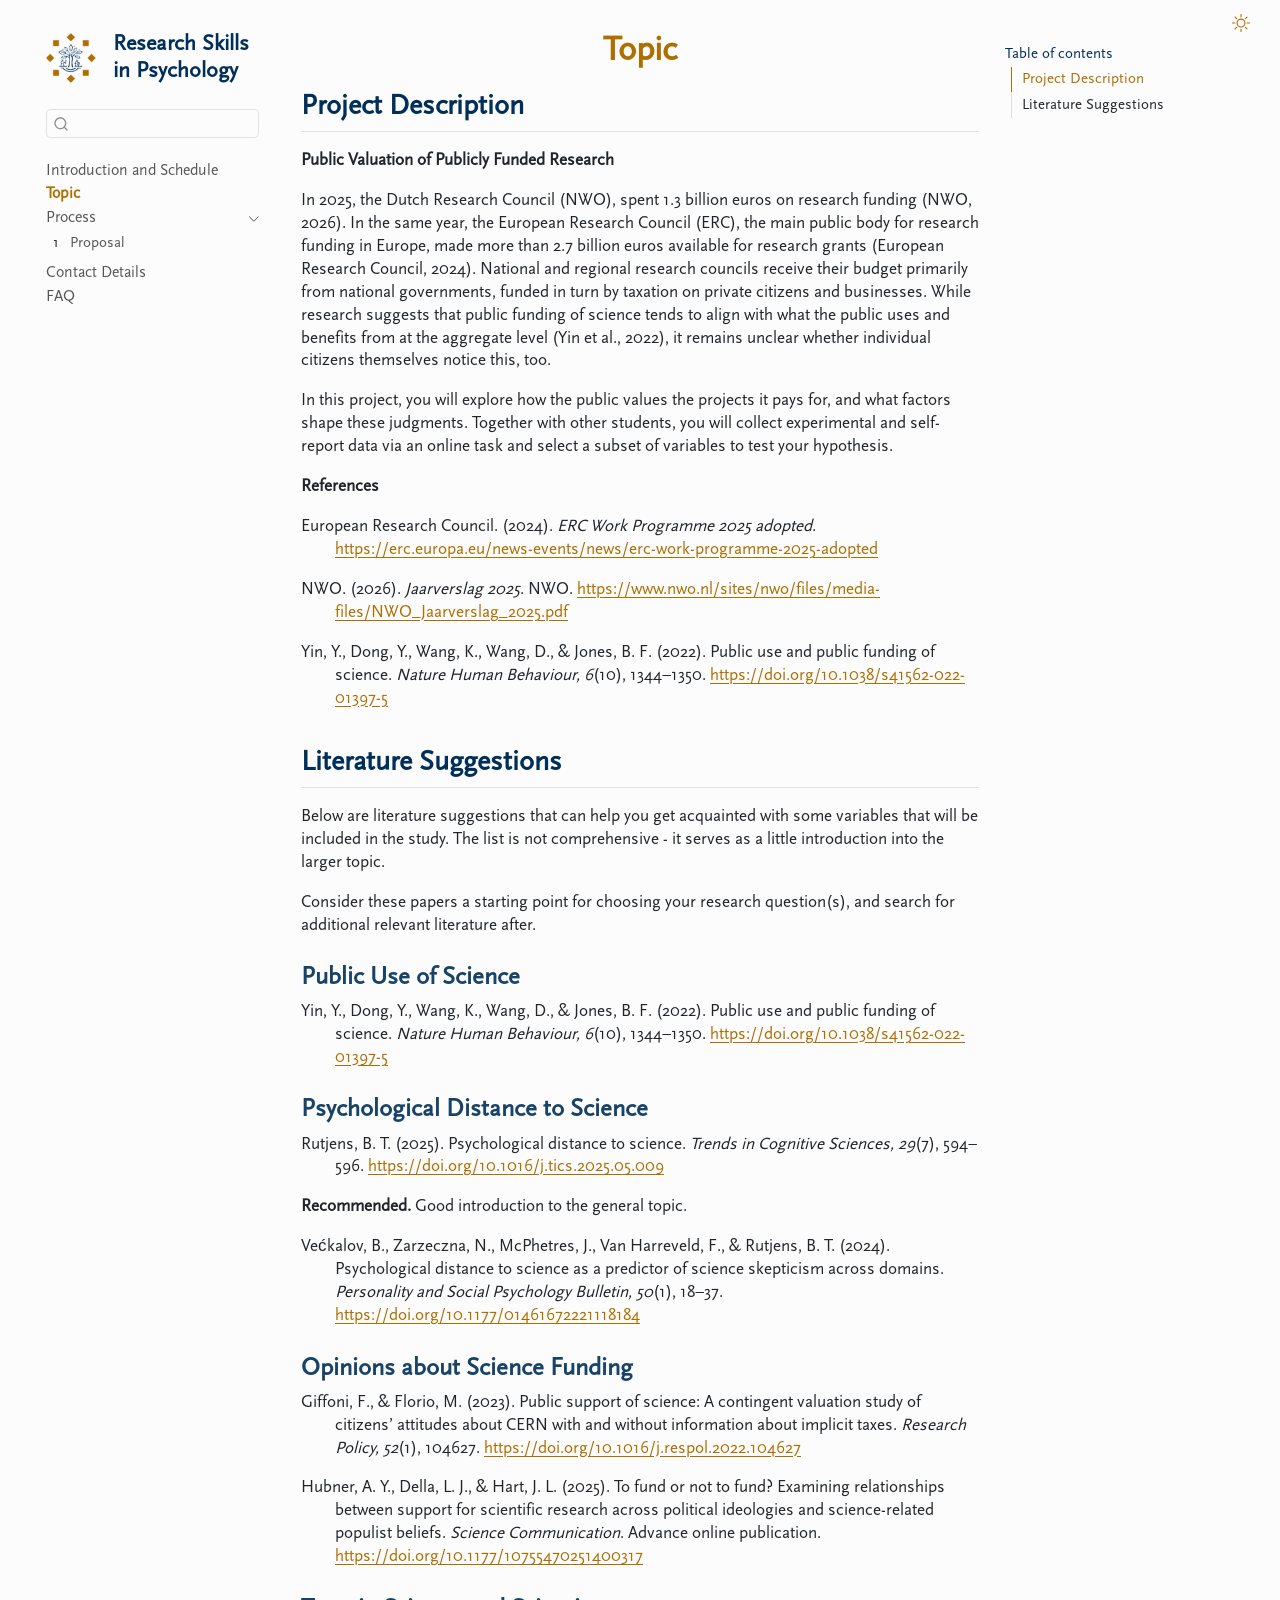
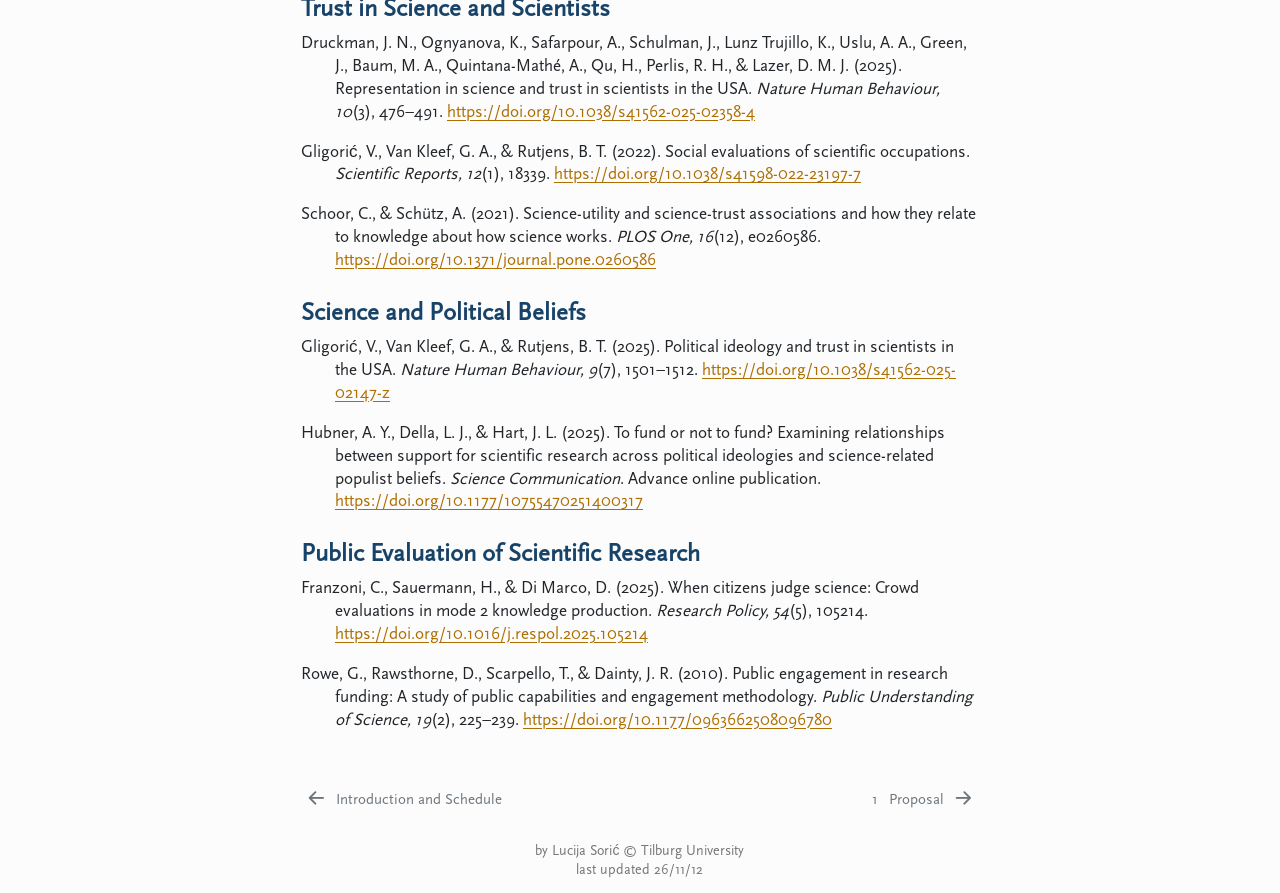
<file: docs/topic.html>
<!DOCTYPE html>
<html xmlns="http://www.w3.org/1999/xhtml" lang="en" xml:lang="en"><head>

<meta charset="utf-8">
<meta name="generator" content="quarto-1.10.18">

<meta name="viewport" content="width=device-width, initial-scale=1.0, user-scalable=yes">


<title>Topic – Research Skills in Psychology: A Handbook</title>
<style>
/* Default styles provided by pandoc.
** See https://pandoc.org/MANUAL.html#variables-for-html for config info.
*/
span.smallcaps{font-variant: small-caps;}
div.columns{display: flex; gap: 1.5em;}
div.column{flex: auto;}
@media screen {
div.columns{gap: min(4vw, 1.5em);}
div.column{overflow-x: auto;}
}
div.hanging-indent{margin-left: 1.5em; text-indent: -1.5em;}
ul.task-list{list-style: none;}
ul.task-list li input[type="checkbox"] {
  width: 0.8em;
  margin: 0 0.8em 0.2em -1em; /* quarto-specific, see https://github.com/quarto-dev/quarto-cli/issues/4556 */ 
  vertical-align: middle;
}
</style>


<script src="site_libs/quarto-nav/quarto-nav.js"></script>
<script src="site_libs/quarto-nav/headroom.min.js"></script>
<script src="site_libs/clipboard/clipboard.min.js"></script>
<script src="site_libs/quarto-search/autocomplete.umd.js"></script>
<script src="site_libs/quarto-search/fuse.min.js"></script>
<script src="site_libs/quarto-search/quarto-search.js"></script>
<meta name="quarto:offset" content="./">
<link href="./proposal.html" rel="next">
<link href="./index.html" rel="prev">
<script src="site_libs/quarto-html/quarto.js" type="module"></script>
<script src="site_libs/quarto-html/tabsets/tabsets.js" type="module"></script>
<script src="site_libs/quarto-html/popper.min.js"></script>
<script src="site_libs/quarto-html/tippy.umd.min.js"></script>
<script src="site_libs/quarto-html/anchor.min.js"></script>
<link href="site_libs/quarto-html/tippy.css" rel="stylesheet">
<link href="site_libs/quarto-html/quarto-syntax-highlighting-64a204ab8560d761af7679ceaba22944.css" rel="stylesheet" class="quarto-color-scheme" id="quarto-text-highlighting-styles">
<link href="site_libs/quarto-html/quarto-syntax-highlighting-dark-b85bc7c33db8c58e0ec93c3465666fed.css" rel="stylesheet" class="quarto-color-scheme quarto-color-alternate" id="quarto-text-highlighting-styles">
<link href="site_libs/quarto-html/quarto-syntax-highlighting-64a204ab8560d761af7679ceaba22944.css" rel="stylesheet" class="quarto-color-scheme-extra" id="quarto-text-highlighting-styles">
<script src="site_libs/bootstrap/bootstrap.min.js"></script>
<link href="site_libs/bootstrap/bootstrap-icons.css" rel="stylesheet">
<link href="site_libs/bootstrap/bootstrap-2df2517c6baeb867221250957de1c799.min.css" rel="stylesheet" append-hash="true" class="quarto-color-scheme" id="quarto-bootstrap" data-mode="light">
<link href="site_libs/bootstrap/bootstrap-dark-de7e3f9a418ff6c4154e866b909a781c.min.css" rel="stylesheet" append-hash="true" class="quarto-color-scheme quarto-color-alternate" id="quarto-bootstrap" data-mode="dark">
<link href="site_libs/bootstrap/bootstrap-2df2517c6baeb867221250957de1c799.min.css" rel="stylesheet" append-hash="true" class="quarto-color-scheme-extra" id="quarto-bootstrap" data-mode="light">
<script id="quarto-search-options" type="application/json">{
  "location": "sidebar",
  "copy-button": false,
  "collapse-after": 3,
  "panel-placement": "start",
  "type": "textbox",
  "limit": 50,
  "keyboard-shortcut": [
    "f",
    "/",
    "s"
  ],
  "show-item-context": false,
  "language": {
    "search-no-results-text": "No results",
    "search-matching-documents-text": "matching documents",
    "search-copy-link-title": "Copy link to search",
    "search-hide-matches-text": "Hide additional matches",
    "search-more-match-text": "more match in this document",
    "search-more-matches-text": "more matches in this document",
    "search-clear-button-title": "Clear",
    "search-text-placeholder": "",
    "search-detached-cancel-button-title": "Cancel",
    "search-submit-button-title": "Submit",
    "search-label": "Search"
  }
}</script>


<link rel="stylesheet" href="timeline/timeline.css">
</head>

<body class="nav-sidebar floating quarto-light"><script id="quarto-html-before-body" type="application/javascript">
    const toggleBodyColorMode = (bsSheetEl) => {
      const mode = bsSheetEl.getAttribute("data-mode");
      const bodyEl = window.document.querySelector("body");
      if (mode === "dark") {
        bodyEl.classList.add("quarto-dark");
        bodyEl.classList.remove("quarto-light");
      } else {
        bodyEl.classList.add("quarto-light");
        bodyEl.classList.remove("quarto-dark");
      }
    }
    const toggleBodyColorPrimary = () => {
      const bsSheetEl = window.document.querySelector("link#quarto-bootstrap:not([rel=disabled-stylesheet])");
      if (bsSheetEl) {
        toggleBodyColorMode(bsSheetEl);
      }
    }
    const setColorSchemeToggle = (alternate) => {
      const toggles = window.document.querySelectorAll('.quarto-color-scheme-toggle');
      for (let i=0; i < toggles.length; i++) {
        const toggle = toggles[i];
        if (toggle) {
          if (alternate) {
            toggle.classList.add("alternate");
          } else {
            toggle.classList.remove("alternate");
          }
        }
      }
    };
    const toggleColorMode = (alternate) => {
      // Switch the stylesheets
      const primaryStylesheets = window.document.querySelectorAll('link.quarto-color-scheme:not(.quarto-color-alternate)');
      const alternateStylesheets = window.document.querySelectorAll('link.quarto-color-scheme.quarto-color-alternate');
      manageTransitions('#quarto-margin-sidebar .nav-link', false);
      if (alternate) {
        // note: dark is layered on light, we don't disable primary!
        enableStylesheet(alternateStylesheets);
        for (const sheetNode of alternateStylesheets) {
          if (sheetNode.id === "quarto-bootstrap") {
            toggleBodyColorMode(sheetNode);
          }
        }
      } else {
        disableStylesheet(alternateStylesheets);
        enableStylesheet(primaryStylesheets)
        toggleBodyColorPrimary();
      }
      manageTransitions('#quarto-margin-sidebar .nav-link', true);
      // Switch the toggles
      setColorSchemeToggle(alternate)
      // Hack to workaround the fact that safari doesn't
      // properly recolor the scrollbar when toggling (#1455)
      if (navigator.userAgent.indexOf('Safari') > 0 && navigator.userAgent.indexOf('Chrome') == -1) {
        manageTransitions("body", false);
        window.scrollTo(0, 1);
        setTimeout(() => {
          window.scrollTo(0, 0);
          manageTransitions("body", true);
        }, 40);
      }
    }
    const disableStylesheet = (stylesheets) => {
      for (let i=0; i < stylesheets.length; i++) {
        const stylesheet = stylesheets[i];
        stylesheet.rel = 'disabled-stylesheet';
      }
    }
    const enableStylesheet = (stylesheets) => {
      for (let i=0; i < stylesheets.length; i++) {
        const stylesheet = stylesheets[i];
        if(stylesheet.rel !== 'stylesheet') { // for Chrome, which will still FOUC without this check
          stylesheet.rel = 'stylesheet';
        }
      }
    }
    const manageTransitions = (selector, allowTransitions) => {
      const els = window.document.querySelectorAll(selector);
      for (let i=0; i < els.length; i++) {
        const el = els[i];
        if (allowTransitions) {
          el.classList.remove('notransition');
        } else {
          el.classList.add('notransition');
        }
      }
    }
    const isFileUrl = () => {
      return window.location.protocol === 'file:';
    }
    const hasAlternateSentinel = () => {
      let styleSentinel = getColorSchemeSentinel();
      if (styleSentinel !== null) {
        return styleSentinel === "alternate";
      } else {
        return false;
      }
    }
    const setStyleSentinel = (alternate) => {
      const value = alternate ? "alternate" : "default";
      if (!isFileUrl()) {
        window.localStorage.setItem("quarto-color-scheme", value);
      } else {
        localAlternateSentinel = value;
      }
    }
    const getColorSchemeSentinel = () => {
      if (!isFileUrl()) {
        const storageValue = window.localStorage.getItem("quarto-color-scheme");
        return storageValue != null ? storageValue : localAlternateSentinel;
      } else {
        return localAlternateSentinel;
      }
    }
    const toggleGiscusIfUsed = (isAlternate, darkModeDefault) => {
      const baseTheme = document.querySelector('#giscus-base-theme')?.value ?? 'light';
      const alternateTheme = document.querySelector('#giscus-alt-theme')?.value ?? 'dark';
      let newTheme = '';
      if(authorPrefersDark) {
        newTheme = isAlternate ? baseTheme : alternateTheme;
      } else {
        newTheme = isAlternate ? alternateTheme : baseTheme;
      }
      const changeGiscusTheme = () => {
        // From: https://github.com/giscus/giscus/issues/336
        const sendMessage = (message) => {
          const iframe = document.querySelector('iframe.giscus-frame');
          if (!iframe) return;
          iframe.contentWindow.postMessage({ giscus: message }, 'https://giscus.app');
        }
        sendMessage({
          setConfig: {
            theme: newTheme
          }
        });
      }
      const isGiscussLoaded = window.document.querySelector('iframe.giscus-frame') !== null;
      if (isGiscussLoaded) {
        changeGiscusTheme();
      }
    };
    const authorPrefersDark = false;
    const darkModeDefault = authorPrefersDark;
      document.querySelector('link#quarto-text-highlighting-styles.quarto-color-scheme-extra').rel = 'disabled-stylesheet';
      document.querySelector('link#quarto-bootstrap.quarto-color-scheme-extra').rel = 'disabled-stylesheet';
    let localAlternateSentinel = darkModeDefault ? 'alternate' : 'default';
    // Dark / light mode switch
    window.quartoToggleColorScheme = () => {
      // Read the current dark / light value
      let toAlternate = !hasAlternateSentinel();
      toggleColorMode(toAlternate);
      setStyleSentinel(toAlternate);
      toggleGiscusIfUsed(toAlternate, darkModeDefault);
      window.dispatchEvent(new Event('resize'));
    };
    // Switch to dark mode if need be
    if (hasAlternateSentinel()) {
      toggleColorMode(true);
    } else {
      toggleColorMode(false);
    }
  </script>

<div id="quarto-search-results"></div>
  <header id="quarto-header" class="headroom fixed-top">
  <nav class="quarto-secondary-nav">
    <div class="container-fluid d-flex">
      <button type="button" class="quarto-btn-toggle btn" data-bs-toggle="collapse" role="button" data-bs-target=".quarto-sidebar-collapse-item" aria-controls="quarto-sidebar" aria-expanded="false" aria-label="Toggle sidebar navigation" onclick="if (window.quartoToggleHeadroom) { window.quartoToggleHeadroom(); }">
        <i class="bi bi-layout-text-sidebar-reverse"></i>
      </button>
        <nav class="quarto-page-breadcrumbs" aria-label="breadcrumb"><ol class="breadcrumb"><li class="breadcrumb-item"><a href="./topic.html">Topic</a></li></ol></nav>
        <a class="flex-grow-1" role="navigation" data-bs-toggle="collapse" data-bs-target=".quarto-sidebar-collapse-item" aria-controls="quarto-sidebar" aria-expanded="false" aria-label="Toggle sidebar navigation" onclick="if (window.quartoToggleHeadroom) { window.quartoToggleHeadroom(); }">      
        </a>
      <button type="button" class="btn quarto-search-button" aria-label="Search" onclick="window.quartoOpenSearch();">
        <i class="bi bi-search"></i>
      </button>
    </div>
  </nav>
</header>
<!-- content -->
<div id="quarto-content" class="quarto-container page-columns page-rows-contents page-layout-article">
<!-- sidebar -->
  <nav id="quarto-sidebar" class="sidebar collapse collapse-horizontal quarto-sidebar-collapse-item sidebar-navigation floating overflow-auto">
    <div class="pt-lg-2 mt-2 text-left sidebar-header sidebar-header-stacked">
      <a href="./index.html" class="sidebar-logo-link">
      <img src="./uvt.png" alt="" class="sidebar-logo light-content py-0 d-lg-inline d-none">
      <img src="./uvt.png" alt="" class="sidebar-logo dark-content py-0 d-lg-inline d-none">
      </a>
    <div class="sidebar-title mb-0 py-0">
      <a href="./">Research Skills in Psychology</a> 
        <div class="sidebar-tools-main">
  <a href="" class="quarto-color-scheme-toggle quarto-navigation-tool  px-1" onclick="window.quartoToggleColorScheme(); return false;" title="Toggle dark mode"><i class="bi"></i></a>
</div>
    </div>
      </div>
        <div class="mt-2 flex-shrink-0 align-items-center">
        <div class="sidebar-search">
        <div id="quarto-search" class="" title="Search"></div>
        </div>
        </div>
    <div class="sidebar-menu-container"> 
    <ul class="list-unstyled mt-1">
        <li class="sidebar-item">
  <div class="sidebar-item-container"> 
  <a href="./index.html" class="sidebar-item-text sidebar-link">
 <span class="menu-text">Introduction and Schedule</span></a>
  </div>
</li>
        <li class="sidebar-item">
  <div class="sidebar-item-container"> 
  <a href="./topic.html" class="sidebar-item-text sidebar-link active">
 <span class="menu-text">Topic</span></a>
  </div>
</li>
        <li class="sidebar-item sidebar-item-section">
      <div class="sidebar-item-container"> 
            <a class="sidebar-item-text sidebar-link text-start" data-bs-toggle="collapse" data-bs-target="#quarto-sidebar-section-1" role="navigation" aria-expanded="true">
 <span class="menu-text">Process</span></a>
          <a class="sidebar-item-toggle text-start" data-bs-toggle="collapse" data-bs-target="#quarto-sidebar-section-1" role="navigation" aria-expanded="true" aria-label="Toggle section">
            <i class="bi bi-chevron-right ms-2"></i>
          </a> 
      </div>
      <ul id="quarto-sidebar-section-1" class="collapse list-unstyled sidebar-section depth1 show">  
          <li class="sidebar-item">
  <div class="sidebar-item-container"> 
  <a href="./proposal.html" class="sidebar-item-text sidebar-link">
 <span class="menu-text"><span class="chapter-number">1</span>&nbsp; <span class="chapter-title">Proposal</span></span></a>
  </div>
</li>
      </ul>
  </li>
        <li class="sidebar-item">
  <div class="sidebar-item-container"> 
  <a href="./contact.html" class="sidebar-item-text sidebar-link">
 <span class="menu-text">Contact Details</span></a>
  </div>
</li>
        <li class="sidebar-item">
  <div class="sidebar-item-container"> 
  <a href="./faq.html" class="sidebar-item-text sidebar-link">
 <span class="menu-text">FAQ</span></a>
  </div>
</li>
    </ul>
    </div>
</nav>
<div id="quarto-sidebar-glass" class="quarto-sidebar-collapse-item" data-bs-toggle="collapse" data-bs-target=".quarto-sidebar-collapse-item"></div>
<!-- margin-sidebar -->
    <div id="quarto-margin-sidebar" class="sidebar margin-sidebar">
        <nav id="TOC" role="doc-toc" class="toc-active">
    <h2 id="toc-title">Table of contents</h2>
   
  <ul>
  <li><a href="#project-description" id="toc-project-description" class="nav-link active" data-scroll-target="#project-description">Project Description</a></li>
  <li><a href="#literature-suggestions" id="toc-literature-suggestions" class="nav-link" data-scroll-target="#literature-suggestions">Literature Suggestions</a>
  <ul class="collapse">
  <li><a href="#public-use-of-science" id="toc-public-use-of-science" class="nav-link" data-scroll-target="#public-use-of-science">Public Use of Science</a></li>
  <li><a href="#psychological-distance-to-science" id="toc-psychological-distance-to-science" class="nav-link" data-scroll-target="#psychological-distance-to-science">Psychological Distance to Science</a></li>
  <li><a href="#opinions-about-science-funding" id="toc-opinions-about-science-funding" class="nav-link" data-scroll-target="#opinions-about-science-funding">Opinions about Science Funding</a></li>
  <li><a href="#trust-in-science-and-scientists" id="toc-trust-in-science-and-scientists" class="nav-link" data-scroll-target="#trust-in-science-and-scientists">Trust in Science and Scientists</a></li>
  <li><a href="#science-and-political-beliefs" id="toc-science-and-political-beliefs" class="nav-link" data-scroll-target="#science-and-political-beliefs">Science and Political Beliefs</a></li>
  <li><a href="#public-evaluation-of-scientific-research" id="toc-public-evaluation-of-scientific-research" class="nav-link" data-scroll-target="#public-evaluation-of-scientific-research">Public Evaluation of Scientific Research</a></li>
  </ul></li>
  </ul>
</nav>
    </div>
<!-- main -->
<main class="content" id="quarto-document-content">


<header id="title-block-header" class="quarto-title-block default">
<div class="quarto-title">
<h1 class="title">Topic</h1>
</div>



<div class="quarto-title-meta">

    
  
    
  </div>
  


</header>


<section id="project-description" class="level2 unnumbered">
<h2 class="unnumbered anchored" data-anchor-id="project-description">Project Description</h2>
<p><strong>Public Valuation of Publicly Funded Research</strong></p>
<p>In 2025, the Dutch Research Council (NWO), spent 1.3 billion euros on research funding (NWO, 2026). In the same year, the European Research Council (ERC), the main public body for research funding in Europe, made more than 2.7 billion euros available for research grants (European Research Council, 2024). National and regional research councils receive their budget primarily from national governments, funded in turn by taxation on private citizens and businesses. While research suggests that public funding of science tends to align with what the public uses and benefits from at the aggregate level (Yin et al., 2022), it remains unclear whether individual citizens themselves notice this, too.</p>
<p>In this project, you will explore how the public values the projects it pays for, and what factors shape these judgments. Together with other students, you will collect experimental and self-report data via an online task and select a subset of variables to test your hypothesis.</p>
<p><strong>References</strong></p>
<div class="hanging">
<p>European Research Council. (2024). <em>ERC Work Programme 2025 adopted</em>. <a href="https://erc.europa.eu/news-events/news/erc-work-programme-2025-adopted" class="uri">https://erc.europa.eu/news-events/news/erc-work-programme-2025-adopted</a></p>
</div>
<div class="hanging">
<p>NWO. (2026). <em>Jaarverslag 2025</em>. NWO. <a href="https://www.nwo.nl/sites/nwo/files/media-files/NWO_Jaarverslag_2025.pdf" class="uri">https://www.nwo.nl/sites/nwo/files/media-files/NWO_Jaarverslag_2025.pdf</a></p>
</div>
<div class="hanging">
<p>Yin, Y., Dong, Y., Wang, K., Wang, D., &amp; Jones, B. F. (2022). Public use and public funding of science. <em>Nature Human Behaviour, 6</em>(10), 1344–1350. <a href="https://doi.org/10.1038/s41562-022-01397-5" class="uri">https://doi.org/10.1038/s41562-022-01397-5</a></p>
</div>
</section>
<section id="literature-suggestions" class="level2 unnumbered">
<h2 class="unnumbered anchored" data-anchor-id="literature-suggestions">Literature Suggestions</h2>
<p>Below are literature suggestions that can help you get acquainted with some variables that will be included in the study. The list is not comprehensive - it serves as a little introduction into the larger topic.</p>
<p>Consider these papers a starting point for choosing your research question(s), and search for additional relevant literature after.</p>
<section id="public-use-of-science" class="level3">
<h3 class="anchored" data-anchor-id="public-use-of-science">Public Use of Science</h3>
<div class="hanging">
<p>Yin, Y., Dong, Y., Wang, K., Wang, D., &amp; Jones, B. F. (2022). Public use and public funding of science. <em>Nature Human Behaviour, 6</em>(10), 1344–1350. <a href="https://doi.org/10.1038/s41562-022-01397-5" class="uri">https://doi.org/10.1038/s41562-022-01397-5</a></p>
</div>
</section>
<section id="psychological-distance-to-science" class="level3">
<h3 class="anchored" data-anchor-id="psychological-distance-to-science">Psychological Distance to Science</h3>
<div class="hanging">
<p>Rutjens, B. T. (2025). Psychological distance to science. <em>Trends in Cognitive Sciences, 29</em>(7), 594–596. <a href="https://doi.org/10.1016/j.tics.2025.05.009" class="uri">https://doi.org/10.1016/j.tics.2025.05.009</a></p>
</div>
<p><strong>Recommended.</strong> Good introduction to the general topic.</p>
<div class="hanging">
<p>Većkalov, B., Zarzeczna, N., McPhetres, J., Van Harreveld, F., &amp; Rutjens, B. T. (2024). Psychological distance to science as a predictor of science skepticism across domains. <em>Personality and Social Psychology Bulletin, 50</em>(1), 18–37. <a href="https://doi.org/10.1177/01461672221118184" class="uri">https://doi.org/10.1177/01461672221118184</a></p>
</div>
</section>
<section id="opinions-about-science-funding" class="level3">
<h3 class="anchored" data-anchor-id="opinions-about-science-funding">Opinions about Science Funding</h3>
<div class="hanging">
<p>Giffoni, F., &amp; Florio, M. (2023). Public support of science: A contingent valuation study of citizens’ attitudes about CERN with and without information about implicit taxes. <em>Research Policy, 52</em>(1), 104627. <a href="https://doi.org/10.1016/j.respol.2022.104627" class="uri">https://doi.org/10.1016/j.respol.2022.104627</a></p>
</div>
<div class="hanging">
<p>Hubner, A. Y., Della, L. J., &amp; Hart, J. L. (2025). To fund or not to fund? Examining relationships between support for scientific research across political ideologies and science-related populist beliefs. <em>Science Communication</em>. Advance online publication. <a href="https://doi.org/10.1177/10755470251400317" class="uri">https://doi.org/10.1177/10755470251400317</a></p>
</div>
</section>
<section id="trust-in-science-and-scientists" class="level3">
<h3 class="anchored" data-anchor-id="trust-in-science-and-scientists">Trust in Science and Scientists</h3>
<div class="hanging">
<p>Druckman, J. N., Ognyanova, K., Safarpour, A., Schulman, J., Lunz Trujillo, K., Uslu, A. A., Green, J., Baum, M. A., Quintana-Mathé, A., Qu, H., Perlis, R. H., &amp; Lazer, D. M. J. (2025). Representation in science and trust in scientists in the USA. <em>Nature Human Behaviour, 10</em>(3), 476–491. <a href="https://doi.org/10.1038/s41562-025-02358-4" class="uri">https://doi.org/10.1038/s41562-025-02358-4</a></p>
</div>
<div class="hanging">
<p>Gligorić, V., Van Kleef, G. A., &amp; Rutjens, B. T. (2022). Social evaluations of scientific occupations. <em>Scientific Reports, 12</em>(1), 18339. <a href="https://doi.org/10.1038/s41598-022-23197-7" class="uri">https://doi.org/10.1038/s41598-022-23197-7</a></p>
</div>
<div class="hanging">
<p>Schoor, C., &amp; Schütz, A. (2021). Science-utility and science-trust associations and how they relate to knowledge about how science works. <em>PLOS One, 16</em>(12), e0260586. <a href="https://doi.org/10.1371/journal.pone.0260586" class="uri">https://doi.org/10.1371/journal.pone.0260586</a></p>
</div>
</section>
<section id="science-and-political-beliefs" class="level3">
<h3 class="anchored" data-anchor-id="science-and-political-beliefs">Science and Political Beliefs</h3>
<div class="hanging">
<p>Gligorić, V., Van Kleef, G. A., &amp; Rutjens, B. T. (2025). Political ideology and trust in scientists in the USA. <em>Nature Human Behaviour, 9</em>(7), 1501–1512. <a href="https://doi.org/10.1038/s41562-025-02147-z" class="uri">https://doi.org/10.1038/s41562-025-02147-z</a></p>
</div>
<div class="hanging">
<p>Hubner, A. Y., Della, L. J., &amp; Hart, J. L. (2025). To fund or not to fund? Examining relationships between support for scientific research across political ideologies and science-related populist beliefs. <em>Science Communication</em>. Advance online publication. <a href="https://doi.org/10.1177/10755470251400317" class="uri">https://doi.org/10.1177/10755470251400317</a></p>
</div>
</section>
<section id="public-evaluation-of-scientific-research" class="level3">
<h3 class="anchored" data-anchor-id="public-evaluation-of-scientific-research">Public Evaluation of Scientific Research</h3>
<div class="hanging">
<p>Franzoni, C., Sauermann, H., &amp; Di Marco, D. (2025). When citizens judge science: Crowd evaluations in mode 2 knowledge production. <em>Research Policy, 54</em>(5), 105214. <a href="https://doi.org/10.1016/j.respol.2025.105214" class="uri">https://doi.org/10.1016/j.respol.2025.105214</a></p>
</div>
<div class="hanging">
<p>Rowe, G., Rawsthorne, D., Scarpello, T., &amp; Dainty, J. R. (2010). Public engagement in research funding: A study of public capabilities and engagement methodology. <em>Public Understanding of Science, 19</em>(2), 225–239. <a href="https://doi.org/10.1177/0963662508096780" class="uri">https://doi.org/10.1177/0963662508096780</a></p>
</div>


</section>
</section>

</main> <!-- /main -->
<script>

document.addEventListener("DOMContentLoaded", function () {

  const toggle = document.querySelector(".quarto-color-scheme-toggle");

  const toc = document.querySelector("#toc-title") || document.querySelector("nav#TOC");

  if (toggle && toc) {

    toc.parentNode.insertBefore(toggle, toc);

  }

});

</script>
<script id="quarto-html-after-body" type="application/javascript">
  window.document.addEventListener("DOMContentLoaded", function (event) {
    // Ensure there is a toggle, if there isn't float one in the top right
    if (window.document.querySelector('.quarto-color-scheme-toggle') === null) {
      const a = window.document.createElement('a');
      a.classList.add('top-right');
      a.classList.add('quarto-color-scheme-toggle');
      a.href = "";
      a.onclick = function() { try { window.quartoToggleColorScheme(); } catch {} return false; };
      const i = window.document.createElement("i");
      i.classList.add('bi');
      a.appendChild(i);
      window.document.body.appendChild(a);
    }
    setColorSchemeToggle(hasAlternateSentinel())
    const icon = "";
    const anchorJS = new window.AnchorJS();
    anchorJS.options = {
      placement: 'right',
      icon: icon
    };
    anchorJS.add('.anchored');
    const isCodeAnnotation = (el) => {
      for (const clz of el.classList) {
        if (clz.startsWith('code-annotation-')) {                     
          return true;
        }
      }
      return false;
    }
    const onCopySuccess = function(e) {
      // button target
      const button = e.trigger;
      // don't keep focus
      button.blur();
      // flash "checked"
      button.classList.add('code-copy-button-checked');
      var currentTitle = button.getAttribute("title");
      button.setAttribute("title", "Copied!");
      let tooltip;
      if (window.bootstrap) {
        button.setAttribute("data-bs-toggle", "tooltip");
        button.setAttribute("data-bs-placement", "left");
        button.setAttribute("data-bs-title", "Copied!");
        tooltip = new bootstrap.Tooltip(button, 
          { trigger: "manual", 
            customClass: "code-copy-button-tooltip",
            offset: [0, -8]});
        tooltip.show();    
      }
      setTimeout(function() {
        if (tooltip) {
          tooltip.hide();
          button.removeAttribute("data-bs-title");
          button.removeAttribute("data-bs-toggle");
          button.removeAttribute("data-bs-placement");
        }
        button.setAttribute("title", currentTitle);
        button.classList.remove('code-copy-button-checked');
      }, 1000);
      // clear code selection
      e.clearSelection();
    }
    const getTextToCopy = function(trigger) {
      const outerScaffold = trigger.parentElement.cloneNode(true);
      const codeEl = outerScaffold.querySelector('code');
      for (const childEl of codeEl.children) {
        if (isCodeAnnotation(childEl)) {
          childEl.remove();
        }
      }
      return codeEl.innerText;
    }
    const clipboard = new window.ClipboardJS('.code-copy-button:not([data-in-quarto-modal])', {
      text: getTextToCopy
    });
    clipboard.on('success', onCopySuccess);
    if (window.document.getElementById('quarto-embedded-source-code-modal')) {
      const clipboardModal = new window.ClipboardJS('.code-copy-button[data-in-quarto-modal]', {
        text: getTextToCopy,
        container: window.document.getElementById('quarto-embedded-source-code-modal')
      });
      clipboardModal.on('success', onCopySuccess);
    }
      var localhostRegex = new RegExp(/^(?:http|https):\/\/localhost\:?[0-9]*\//);
      var mailtoRegex = new RegExp(/^mailto:/);
        var filterRegex = new RegExp('/' + window.location.host + '/');
      var isInternal = (href) => {
          return filterRegex.test(href) || localhostRegex.test(href) || mailtoRegex.test(href);
      }
      // Inspect non-navigation links and adorn them if external
     var links = window.document.querySelectorAll('a[href]:not(.nav-link):not(.navbar-brand):not(.toc-action):not(.sidebar-link):not(.sidebar-item-toggle):not(.pagination-link):not(.no-external):not([aria-hidden]):not(.dropdown-item):not(.quarto-navigation-tool):not(.about-link)');
      for (var i=0; i<links.length; i++) {
        const link = links[i];
        if (!isInternal(link.href)) {
          // undo the damage that might have been done by quarto-nav.js in the case of
          // links that we want to consider external
          if (link.dataset.originalHref !== undefined) {
            link.href = link.dataset.originalHref;
          }
        }
      }
    function tippyHover(el, contentFn, onTriggerFn, onUntriggerFn) {
      const config = {
        allowHTML: true,
        maxWidth: 500,
        delay: 100,
        arrow: false,
        appendTo: function(el) {
            return el.parentElement;
        },
        interactive: true,
        interactiveBorder: 10,
        theme: 'quarto',
        placement: 'bottom-start',
      };
      if (contentFn) {
        config.content = contentFn;
      }
      if (onTriggerFn) {
        config.onTrigger = onTriggerFn;
      }
      if (onUntriggerFn) {
        config.onUntrigger = onUntriggerFn;
      }
      window.tippy(el, config); 
    }
    const noterefs = window.document.querySelectorAll('a[role="doc-noteref"]');
    for (var i=0; i<noterefs.length; i++) {
      const ref = noterefs[i];
      tippyHover(ref, function() {
        // use id or data attribute instead here
        let href = ref.getAttribute('data-footnote-href') || ref.getAttribute('href');
        try { href = new URL(href).hash; } catch {}
        const id = href.replace(/^#\/?/, "");
        const note = window.document.getElementById(id);
        if (note) {
          return note.innerHTML;
        } else {
          return "";
        }
      });
    }
    const xrefs = window.document.querySelectorAll('a.quarto-xref');
    const processXRef = (id, note) => {
      // Strip column container classes
      const stripColumnClz = (el) => {
        el.classList.remove("page-full", "page-columns");
        if (el.children) {
          for (const child of el.children) {
            stripColumnClz(child);
          }
        }
      }
      stripColumnClz(note)
      if (id === null || id.startsWith('sec-')) {
        // Special case sections, only their first couple elements
        const container = document.createElement("div");
        if (note.children && note.children.length > 2) {
          container.appendChild(note.children[0].cloneNode(true));
          for (let i = 1; i < note.children.length; i++) {
            const child = note.children[i];
            if (child.tagName === "P" && child.innerText === "") {
              continue;
            } else {
              container.appendChild(child.cloneNode(true));
              break;
            }
          }
          if (window.Quarto?.typesetMath) {
            window.Quarto.typesetMath(container);
          }
          return container.innerHTML
        } else {
          if (window.Quarto?.typesetMath) {
            window.Quarto.typesetMath(note);
          }
          return note.innerHTML;
        }
      } else {
        // Remove any anchor links if they are present
        const anchorLink = note.querySelector('a.anchorjs-link');
        if (anchorLink) {
          anchorLink.remove();
        }
        if (window.Quarto?.typesetMath) {
          window.Quarto.typesetMath(note);
        }
        if (note.classList.contains("callout")) {
          return note.outerHTML;
        } else {
          return note.innerHTML;
        }
      }
    }
    for (var i=0; i<xrefs.length; i++) {
      const xref = xrefs[i];
      tippyHover(xref, undefined, function(instance) {
        instance.disable();
        let url = xref.getAttribute('href');
        let hash = undefined; 
        if (url.startsWith('#')) {
          hash = url;
        } else {
          try { hash = new URL(url).hash; } catch {}
        }
        if (hash) {
          const id = hash.replace(/^#\/?/, "");
          const note = window.document.getElementById(id);
          if (note !== null) {
            try {
              const html = processXRef(id, note.cloneNode(true));
              instance.setContent(html);
            } finally {
              instance.enable();
              instance.show();
            }
          } else {
            // See if we can fetch this
            fetch(url.split('#')[0])
            .then(res => res.text())
            .then(html => {
              const parser = new DOMParser();
              const htmlDoc = parser.parseFromString(html, "text/html");
              const note = htmlDoc.getElementById(id);
              if (note !== null) {
                const html = processXRef(id, note);
                instance.setContent(html);
              } 
            }).finally(() => {
              instance.enable();
              instance.show();
            });
          }
        } else {
          // See if we can fetch a full url (with no hash to target)
          // This is a special case and we should probably do some content thinning / targeting
          fetch(url)
          .then(res => res.text())
          .then(html => {
            const parser = new DOMParser();
            const htmlDoc = parser.parseFromString(html, "text/html");
            const note = htmlDoc.querySelector('main.content');
            if (note !== null) {
              // This should only happen for chapter cross references
              // (since there is no id in the URL)
              // remove the first header
              if (note.children.length > 0 && note.children[0].tagName === "HEADER") {
                note.children[0].remove();
              }
              const html = processXRef(null, note);
              instance.setContent(html);
            } 
          }).finally(() => {
            instance.enable();
            instance.show();
          });
        }
      }, function(instance) {
      });
    }
        let selectedAnnoteEl;
        const selectorForAnnotation = ( cell, annotation) => {
          let cellAttr = 'data-code-cell="' + cell + '"';
          let lineAttr = 'data-code-annotation="' +  annotation + '"';
          const selector = 'span[' + cellAttr + '][' + lineAttr + ']';
          return selector;
        }
        const selectCodeLines = (annoteEl) => {
          const doc = window.document;
          const targetCell = annoteEl.getAttribute("data-target-cell");
          const targetAnnotation = annoteEl.getAttribute("data-target-annotation");
          const annoteSpan = window.document.querySelector(selectorForAnnotation(targetCell, targetAnnotation));
          const lines = annoteSpan.getAttribute("data-code-lines").split(",");
          const lineIds = lines.map((line) => {
            return targetCell + "-" + line;
          })
          let top = null;
          let height = null;
          let parent = null;
          if (lineIds.length > 0) {
              //compute the position of the single el (top and bottom and make a div)
              const el = window.document.getElementById(lineIds[0]);
              top = el.offsetTop;
              height = el.offsetHeight;
              parent = el.parentElement.parentElement;
            if (lineIds.length > 1) {
              const lastEl = window.document.getElementById(lineIds[lineIds.length - 1]);
              const bottom = lastEl.offsetTop + lastEl.offsetHeight;
              height = bottom - top;
            }
            if (top !== null && height !== null && parent !== null) {
              // cook up a div (if necessary) and position it 
              let div = window.document.getElementById("code-annotation-line-highlight");
              if (div === null) {
                div = window.document.createElement("div");
                div.setAttribute("id", "code-annotation-line-highlight");
                div.style.position = 'absolute';
                parent.appendChild(div);
              }
              div.style.top = top - 2 + "px";
              div.style.height = height + 4 + "px";
              div.style.left = 0;
              let gutterDiv = window.document.getElementById("code-annotation-line-highlight-gutter");
              if (gutterDiv === null) {
                gutterDiv = window.document.createElement("div");
                gutterDiv.setAttribute("id", "code-annotation-line-highlight-gutter");
                gutterDiv.style.position = 'absolute';
                const codeCell = window.document.getElementById(targetCell);
                const gutter = codeCell.querySelector('.code-annotation-gutter');
                gutter.appendChild(gutterDiv);
              }
              gutterDiv.style.top = top - 2 + "px";
              gutterDiv.style.height = height + 4 + "px";
            }
            selectedAnnoteEl = annoteEl;
          }
        };
        const unselectCodeLines = () => {
          const elementsIds = ["code-annotation-line-highlight", "code-annotation-line-highlight-gutter"];
          elementsIds.forEach((elId) => {
            const div = window.document.getElementById(elId);
            if (div) {
              div.remove();
            }
          });
          selectedAnnoteEl = undefined;
        };
          // Handle positioning of the toggle
      window.addEventListener(
        "resize",
        throttle(() => {
          elRect = undefined;
          if (selectedAnnoteEl) {
            selectCodeLines(selectedAnnoteEl);
          }
        }, 10)
      );
      function throttle(fn, ms) {
      let throttle = false;
      let timer;
        return (...args) => {
          if(!throttle) { // first call gets through
              fn.apply(this, args);
              throttle = true;
          } else { // all the others get throttled
              if(timer) clearTimeout(timer); // cancel #2
              timer = setTimeout(() => {
                fn.apply(this, args);
                timer = throttle = false;
              }, ms);
          }
        };
      }
        // Attach click handler to the DT
        const annoteDls = window.document.querySelectorAll('dt[data-target-cell]');
        for (const annoteDlNode of annoteDls) {
          annoteDlNode.addEventListener('click', (event) => {
            const clickedEl = event.target;
            if (clickedEl !== selectedAnnoteEl) {
              unselectCodeLines();
              const activeEl = window.document.querySelector('dt[data-target-cell].code-annotation-active');
              if (activeEl) {
                activeEl.classList.remove('code-annotation-active');
              }
              selectCodeLines(clickedEl);
              clickedEl.classList.add('code-annotation-active');
            } else {
              // Unselect the line
              unselectCodeLines();
              clickedEl.classList.remove('code-annotation-active');
            }
          });
        }
    const findCites = (el) => {
      const parentEl = el.parentElement;
      if (parentEl) {
        const cites = parentEl.dataset.cites;
        if (cites) {
          return {
            el,
            cites: cites.split(' ')
          };
        } else {
          return findCites(el.parentElement)
        }
      } else {
        return undefined;
      }
    };
    var bibliorefs = window.document.querySelectorAll('a[role="doc-biblioref"]');
    for (var i=0; i<bibliorefs.length; i++) {
      const ref = bibliorefs[i];
      const citeInfo = findCites(ref);
      if (citeInfo) {
        tippyHover(citeInfo.el, function() {
          var popup = window.document.createElement('div');
          citeInfo.cites.forEach(function(cite) {
            var citeDiv = window.document.createElement('div');
            citeDiv.classList.add('hanging-indent');
            citeDiv.classList.add('csl-entry');
            var biblioDiv = window.document.getElementById('ref-' + cite);
            if (biblioDiv) {
              citeDiv.innerHTML = biblioDiv.innerHTML;
            }
            popup.appendChild(citeDiv);
          });
          return popup.innerHTML;
        });
      }
    }
  });
  </script>
<nav class="page-navigation">
  <div class="nav-page nav-page-previous">
      <a href="./index.html" class="pagination-link" aria-label="Introduction and Schedule">
        <i class="bi bi-arrow-left-short"></i> <span class="nav-page-text">Introduction and Schedule</span>
      </a>          
  </div>
  <div class="nav-page nav-page-next">
      <a href="./proposal.html" class="pagination-link" aria-label="Proposal">
        <span class="nav-page-text"><span class="chapter-number">1</span>&nbsp; <span class="chapter-title">Proposal</span></span> <i class="bi bi-arrow-right-short"></i>
      </a>
  </div>
</nav>
</div> <!-- /content -->
<footer class="footer">
  <div class="nav-footer">
    <div class="nav-footer-left">
      &nbsp;
    </div>   
    <div class="nav-footer-center">
<p>by Lucija Sorić © Tilburg University<br>last updated 26/11/12</p>
</div>
    <div class="nav-footer-right">
      &nbsp;
    </div>
  </div>
</footer>




</body></html>
</file>
<file: docs/site_libs/quarto-html/tippy.css>
.tippy-box[data-animation=fade][data-state=hidden]{opacity:0}[data-tippy-root]{max-width:calc(100vw - 10px)}.tippy-box{position:relative;background-color:#333;color:#fff;border-radius:4px;font-size:14px;line-height:1.4;white-space:normal;outline:0;transition-property:transform,visibility,opacity}.tippy-box[data-placement^=top]>.tippy-arrow{bottom:0}.tippy-box[data-placement^=top]>.tippy-arrow:before{bottom:-7px;left:0;border-width:8px 8px 0;border-top-color:initial;transform-origin:center top}.tippy-box[data-placement^=bottom]>.tippy-arrow{top:0}.tippy-box[data-placement^=bottom]>.tippy-arrow:before{top:-7px;left:0;border-width:0 8px 8px;border-bottom-color:initial;transform-origin:center bottom}.tippy-box[data-placement^=left]>.tippy-arrow{right:0}.tippy-box[data-placement^=left]>.tippy-arrow:before{border-width:8px 0 8px 8px;border-left-color:initial;right:-7px;transform-origin:center left}.tippy-box[data-placement^=right]>.tippy-arrow{left:0}.tippy-box[data-placement^=right]>.tippy-arrow:before{left:-7px;border-width:8px 8px 8px 0;border-right-color:initial;transform-origin:center right}.tippy-box[data-inertia][data-state=visible]{transition-timing-function:cubic-bezier(.54,1.5,.38,1.11)}.tippy-arrow{width:16px;height:16px;color:#333}.tippy-arrow:before{content:"";position:absolute;border-color:transparent;border-style:solid}.tippy-content{position:relative;padding:5px 9px;z-index:1}
</file>
<file: docs/site_libs/quarto-html/quarto-syntax-highlighting-64a204ab8560d761af7679ceaba22944.css>
/* quarto syntax highlight colors */
:root {
  --quarto-hl-ot-color: #003B4F;
  --quarto-hl-at-color: #657422;
  --quarto-hl-ss-color: #20794D;
  --quarto-hl-an-color: #5E5E5E;
  --quarto-hl-fu-color: #4758AB;
  --quarto-hl-st-color: #20794D;
  --quarto-hl-cf-color: #003B4F;
  --quarto-hl-op-color: #5E5E5E;
  --quarto-hl-er-color: #AD0000;
  --quarto-hl-bn-color: #AD0000;
  --quarto-hl-al-color: #AD0000;
  --quarto-hl-va-color: #111111;
  --quarto-hl-bu-color: inherit;
  --quarto-hl-ex-color: inherit;
  --quarto-hl-pp-color: #AD0000;
  --quarto-hl-in-color: #5E5E5E;
  --quarto-hl-vs-color: #20794D;
  --quarto-hl-wa-color: #5E5E5E;
  --quarto-hl-do-color: #5E5E5E;
  --quarto-hl-im-color: #00769E;
  --quarto-hl-ch-color: #20794D;
  --quarto-hl-dt-color: #AD0000;
  --quarto-hl-fl-color: #AD0000;
  --quarto-hl-co-color: #5E5E5E;
  --quarto-hl-cv-color: #5E5E5E;
  --quarto-hl-cn-color: #8f5902;
  --quarto-hl-sc-color: #5E5E5E;
  --quarto-hl-dv-color: #AD0000;
  --quarto-hl-kw-color: #003B4F;
}

/* other quarto variables */
:root {
  --quarto-font-monospace: SFMono-Regular, Menlo, Monaco, Consolas, "Liberation Mono", "Courier New", monospace;
}

/* syntax highlight based on Pandoc's rules */
pre > code.sourceCode > span {
  color: #003B4F;
}

code.sourceCode > span {
  color: #003B4F;
}

div.sourceCode,
div.sourceCode pre.sourceCode {
  color: #003B4F;
}

/* Normal */
code span {
  color: #003B4F;
}

/* Alert */
code span.al {
  color: #AD0000;
  font-style: inherit;
}

/* Annotation */
code span.an {
  color: #5E5E5E;
  font-style: inherit;
}

/* Attribute */
code span.at {
  color: #657422;
  font-style: inherit;
}

/* BaseN */
code span.bn {
  color: #AD0000;
  font-style: inherit;
}

/* BuiltIn */
code span.bu {
  font-style: inherit;
}

/* ControlFlow */
code span.cf {
  color: #003B4F;
  font-weight: bold;
  font-style: inherit;
}

/* Char */
code span.ch {
  color: #20794D;
  font-style: inherit;
}

/* Constant */
code span.cn {
  color: #8f5902;
  font-style: inherit;
}

/* Comment */
code span.co {
  color: #5E5E5E;
  font-style: inherit;
}

/* CommentVar */
code span.cv {
  color: #5E5E5E;
  font-style: italic;
}

/* Documentation */
code span.do {
  color: #5E5E5E;
  font-style: italic;
}

/* DataType */
code span.dt {
  color: #AD0000;
  font-style: inherit;
}

/* DecVal */
code span.dv {
  color: #AD0000;
  font-style: inherit;
}

/* Error */
code span.er {
  color: #AD0000;
  font-style: inherit;
}

/* Extension */
code span.ex {
  font-style: inherit;
}

/* Float */
code span.fl {
  color: #AD0000;
  font-style: inherit;
}

/* Function */
code span.fu {
  color: #4758AB;
  font-style: inherit;
}

/* Import */
code span.im {
  color: #00769E;
  font-style: inherit;
}

/* Information */
code span.in {
  color: #5E5E5E;
  font-style: inherit;
}

/* Keyword */
code span.kw {
  color: #003B4F;
  font-weight: bold;
  font-style: inherit;
}

/* Operator */
code span.op {
  color: #5E5E5E;
  font-style: inherit;
}

/* Other */
code span.ot {
  color: #003B4F;
  font-style: inherit;
}

/* Preprocessor */
code span.pp {
  color: #AD0000;
  font-style: inherit;
}

/* SpecialChar */
code span.sc {
  color: #5E5E5E;
  font-style: inherit;
}

/* SpecialString */
code span.ss {
  color: #20794D;
  font-style: inherit;
}

/* String */
code span.st {
  color: #20794D;
  font-style: inherit;
}

/* Variable */
code span.va {
  color: #111111;
  font-style: inherit;
}

/* VerbatimString */
code span.vs {
  color: #20794D;
  font-style: inherit;
}

/* Warning */
code span.wa {
  color: #5E5E5E;
  font-style: italic;
}

.prevent-inlining {
  content: "</";
}

/*# sourceMappingURL=9d8d5bb603a83b8298b89080a598c93b.css.map */
</file>
<file: docs/site_libs/quarto-html/quarto-syntax-highlighting-dark-b85bc7c33db8c58e0ec93c3465666fed.css>
/* quarto syntax highlight colors */
:root {
  --quarto-hl-al-color: #f07178;
  --quarto-hl-an-color: #d4d0ab;
  --quarto-hl-at-color: #00e0e0;
  --quarto-hl-bn-color: #d4d0ab;
  --quarto-hl-bu-color: #abe338;
  --quarto-hl-ch-color: #abe338;
  --quarto-hl-co-color: #f8f8f2;
  --quarto-hl-cv-color: #ffd700;
  --quarto-hl-cn-color: #ffd700;
  --quarto-hl-cf-color: #ffa07a;
  --quarto-hl-dt-color: #ffa07a;
  --quarto-hl-dv-color: #d4d0ab;
  --quarto-hl-do-color: #f8f8f2;
  --quarto-hl-er-color: #f07178;
  --quarto-hl-ex-color: #00e0e0;
  --quarto-hl-fl-color: #d4d0ab;
  --quarto-hl-fu-color: #ffa07a;
  --quarto-hl-im-color: #abe338;
  --quarto-hl-in-color: #d4d0ab;
  --quarto-hl-kw-color: #ffa07a;
  --quarto-hl-op-color: #ffa07a;
  --quarto-hl-ot-color: #00e0e0;
  --quarto-hl-pp-color: #dcc6e0;
  --quarto-hl-re-color: #00e0e0;
  --quarto-hl-sc-color: #abe338;
  --quarto-hl-ss-color: #abe338;
  --quarto-hl-st-color: #abe338;
  --quarto-hl-va-color: #00e0e0;
  --quarto-hl-vs-color: #abe338;
  --quarto-hl-wa-color: #dcc6e0;
}

/* other quarto variables */
:root {
  --quarto-font-monospace: SFMono-Regular, Menlo, Monaco, Consolas, "Liberation Mono", "Courier New", monospace;
}

/* syntax highlight based on Pandoc's rules */
pre > code.sourceCode > span {
  color: #f8f8f2;
}

code.sourceCode > span {
  color: #f8f8f2;
}

div.sourceCode,
div.sourceCode pre.sourceCode {
  color: #f8f8f2;
}

/* Normal */
code span {
  color: #f8f8f2;
}

/* Alert */
code span.al {
  color: #f07178;
}

/* Annotation */
code span.an {
  color: #d4d0ab;
}

/* Attribute */
code span.at {
  color: #00e0e0;
}

/* BaseN */
code span.bn {
  color: #d4d0ab;
}

/* BuiltIn */
code span.bu {
  color: #abe338;
}

/* ControlFlow */
code span.cf {
  font-weight: bold;
  color: #ffa07a;
}

/* Char */
code span.ch {
  color: #abe338;
}

/* Constant */
code span.cn {
  color: #ffd700;
}

/* Comment */
code span.co {
  font-style: italic;
  color: #f8f8f2;
}

/* CommentVar */
code span.cv {
  color: #ffd700;
}

/* Documentation */
code span.do {
  color: #f8f8f2;
}

/* DataType */
code span.dt {
  color: #ffa07a;
}

/* DecVal */
code span.dv {
  color: #d4d0ab;
}

/* Error */
code span.er {
  color: #f07178;
  text-decoration: underline;
}

/* Extension */
code span.ex {
  font-weight: bold;
  color: #00e0e0;
}

/* Float */
code span.fl {
  color: #d4d0ab;
}

/* Function */
code span.fu {
  color: #ffa07a;
}

/* Import */
code span.im {
  color: #abe338;
}

/* Information */
code span.in {
  color: #d4d0ab;
}

/* Keyword */
code span.kw {
  font-weight: bold;
  color: #ffa07a;
}

/* Operator */
code span.op {
  color: #ffa07a;
}

/* Other */
code span.ot {
  color: #00e0e0;
}

/* Preprocessor */
code span.pp {
  color: #dcc6e0;
}

/* RegionMarker */
code span.re {
  background-color: #f8f8f2;
  color: #00e0e0;
}

/* SpecialChar */
code span.sc {
  color: #abe338;
}

/* SpecialString */
code span.ss {
  color: #abe338;
}

/* String */
code span.st {
  color: #abe338;
}

/* Variable */
code span.va {
  color: #00e0e0;
}

/* VerbatimString */
code span.vs {
  color: #abe338;
}

/* Warning */
code span.wa {
  color: #dcc6e0;
}

.prevent-inlining {
  content: "</";
}

/*# sourceMappingURL=4ed8f1090dec6531da29ab00902aa718.css.map */
</file>
<file: docs/timeline/timeline.css>
/* ---------- Schedule timeline ---------- */
.tl {
  --tl-navy: #002f59;      /* matches $navy in custom.scss */
  --tl-phase: #ae6e00;     /* matches $gold */
  --tl-meeting: #2a9fd8;
  --tl-deadline: #cc0000;
  --tl-task: #3c7a47;
  --tl-break: #7a7a7a;     /* colour of the box for break periods */
  --tl-empty: #e6e6e6;
  --tl-past: #7a7a7a;      /* coloured squares in months that are over */
  --tl-bg: var(--bs-body-bg, #fcfcfc); /* page background (for the fixed column) */
  --tl-month-text: #fff;
  --tl-panel-bg: #fff;
  --tl-panel-text: #000;
  --tl-muted: #666;
  --tl-cell: 40px;         /* width of one square */
  margin: 1rem 0 2rem;
}

.tl-scroll {
  overflow-x: auto;
  padding-bottom: 6px;
  /* scrollbar in the site's navy */
  scrollbar-color: var(--tl-navy) var(--tl-empty);
  scrollbar-width: thin;
}
.tl-scroll::-webkit-scrollbar { height: 8px; }
.tl-scroll::-webkit-scrollbar-track { background: var(--tl-empty); border-radius: 4px; }
.tl-scroll::-webkit-scrollbar-thumb { background: var(--tl-navy); border-radius: 4px; }

.tl-grid {
  position: relative;      /* for the highlight rectangles */
  display: grid;
  grid-template-columns: max-content repeat(var(--tl-weeks), var(--tl-cell));
  gap: 4px;
  width: max-content;
}

/* fixed left column */
.tl-label,
.tl-corner {
  position: sticky;
  left: 0;
  z-index: 3;
  background: var(--tl-bg);
  padding-right: 12px;
}
/* solid mask behind the fixed column, also covering the gaps between rows,
   so nothing that scrolls underneath peeks through */
.tl-label::before,
.tl-corner::before {
  content: "";
  position: absolute;
  top: -4px;
  bottom: -4px;
  left: -200px;
  right: -4px;
  background: var(--tl-bg);
  z-index: -1;
}

.tl-label {
  white-space: nowrap;
  display: flex;
  align-items: center;
  justify-content: flex-start;
  font-weight: 600;
  font-size: 1.05rem;
  color: var(--tl-navy);
}

.tl-month {
  background: var(--tl-navy);
  color: var(--tl-month-text);
  font-weight: 600;
  text-align: center;
  padding: 8px 4px;
  margin-bottom: 8px;
  border-radius: 2px;
}
.tl-month.is-past { opacity: .6; }

.tl-cell {
  height: 34px;
  border: 0;
  padding: 0;
  background: var(--tl-empty);
  font-size: 1.1rem;
  line-height: 34px;
  color: inherit;
}
.tl-cell.is-phase    { background: var(--tl-phase); }
.tl-cell.is-meeting  { background: var(--tl-meeting); }
.tl-cell.is-deadline { background: var(--tl-deadline); }
.tl-cell.is-task     { background: var(--tl-task); }
.tl-cell.is-past.is-phase,
.tl-cell.is-past.is-meeting,
.tl-cell.is-past.is-deadline,
.tl-cell.is-past.is-task { background: var(--tl-past); }
.tl-cell.is-break::after { content: "\2715"; }

.tl-cell.is-clickable { cursor: pointer; }
.tl-cell.is-clickable:hover { filter: brightness(1.1); }
.tl-cell:focus-visible { outline: 2px solid var(--tl-navy); outline-offset: -2px; }

.tl-gap { height: 22px; grid-column: 1 / -1; }

/* selection: the selected block keeps its colour, all other blocks fade */
.tl-grid.has-selection .tl-cell.is-clickable:not(.is-selected) { opacity: .35; }
.tl-hl {
  position: absolute;
  z-index: 2;
  border: 2px solid var(--tl-navy);
  pointer-events: none;
  box-sizing: border-box;
}


.tl-hint { color: var(--tl-muted); font-style: italic; margin-top: .75rem; }

/* ---------- detail box (styled like the accordions) ---------- */
.tl-panel {
  --tl-c: var(--tl-navy);
  margin-top: 1.25rem;
  border: 1px solid var(--tl-c);
  border-radius: 4px;
  overflow: hidden;
  background: var(--tl-panel-bg);
}
.tl-panel.is-phase    { --tl-c: var(--tl-phase); }
.tl-panel.is-meeting  { --tl-c: var(--tl-meeting); }
.tl-panel.is-deadline { --tl-c: var(--tl-deadline); }
.tl-panel.is-task     { --tl-c: var(--tl-task); }
.tl-panel.is-break    { --tl-c: var(--tl-break); }

.tl-panel-header {
  background: var(--tl-c);
  color: #fff;
  font-weight: 600;
  padding: .55rem 1rem;
  display: flex;
  align-items: center;
  justify-content: space-between;
  gap: 1rem;
}
.tl-close {
  border: 0;
  background: #fff;
  color: var(--tl-c);
  width: 26px;
  height: 26px;
  border-radius: 50%;
  padding: 0;
  display: inline-flex;
  align-items: center;
  justify-content: center;
  cursor: pointer;
  flex-shrink: 0;
}
.tl-panel-body {
  padding: 1rem;
  color: var(--tl-panel-text);
}
.tl-panel-body > :last-child { margin-bottom: 0; }
.tl-when { color: var(--tl-c); font-weight: 600; margin-bottom: .5rem; }

/* ---------- dark mode (matches custom-dark.scss) ---------- */
body.quarto-dark .tl {
  --tl-navy: #8fb4f9;
  --tl-phase: #d9a536;
  --tl-break: #5a6472;
  --tl-empty: rgba(255, 255, 255, .12);
  --tl-past: #5a6472;
  --tl-bg: #001b33;
  --tl-month-text: #001b33;
  --tl-panel-bg: #002845;
  --tl-panel-text: #fff;
  --tl-muted: #b8c4d6;
}

@media (max-width: 600px) {
  .tl { --tl-cell: 32px; }
  .tl-label { font-size: .9rem; }
  .tl-month { font-size: .8rem; }
}

/* dark mode: date line slightly lighter for contrast */
body.quarto-dark .tl-when { color: color-mix(in srgb, var(--tl-c), white 35%); }
</file>
